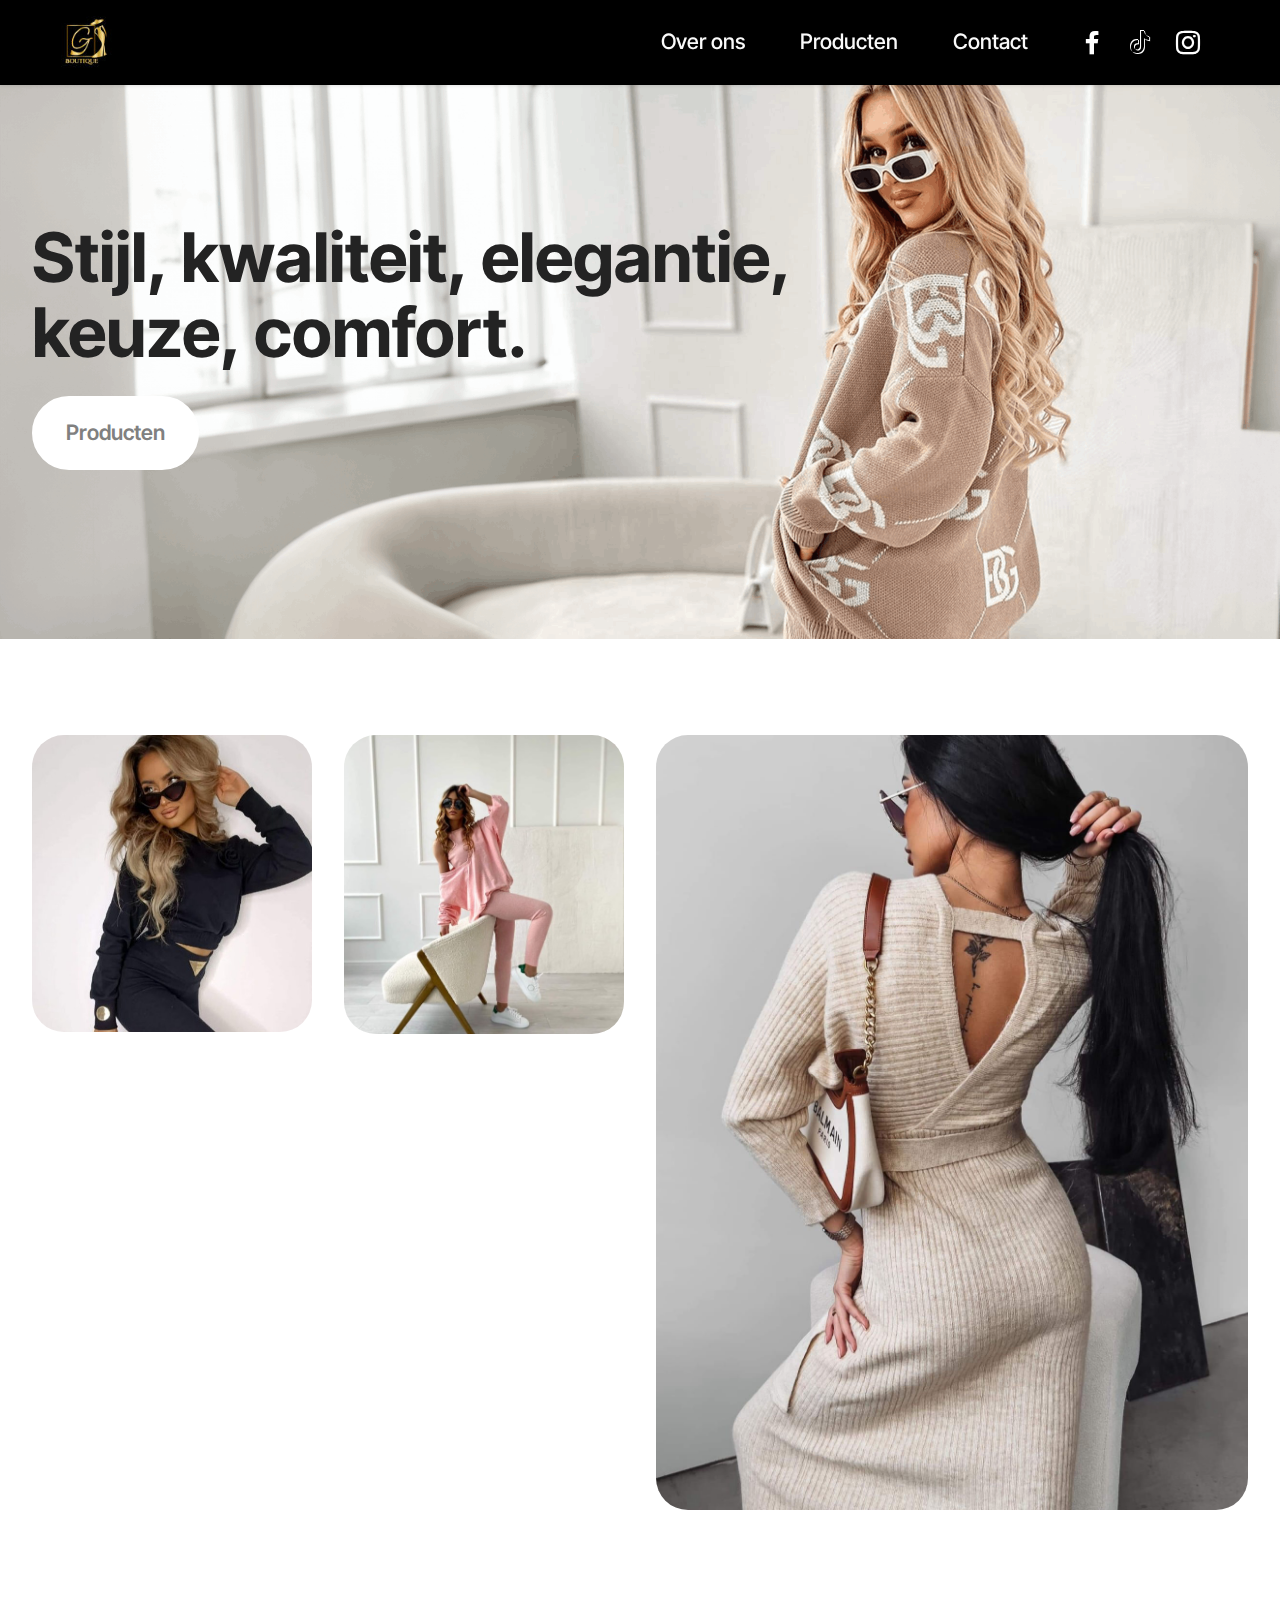
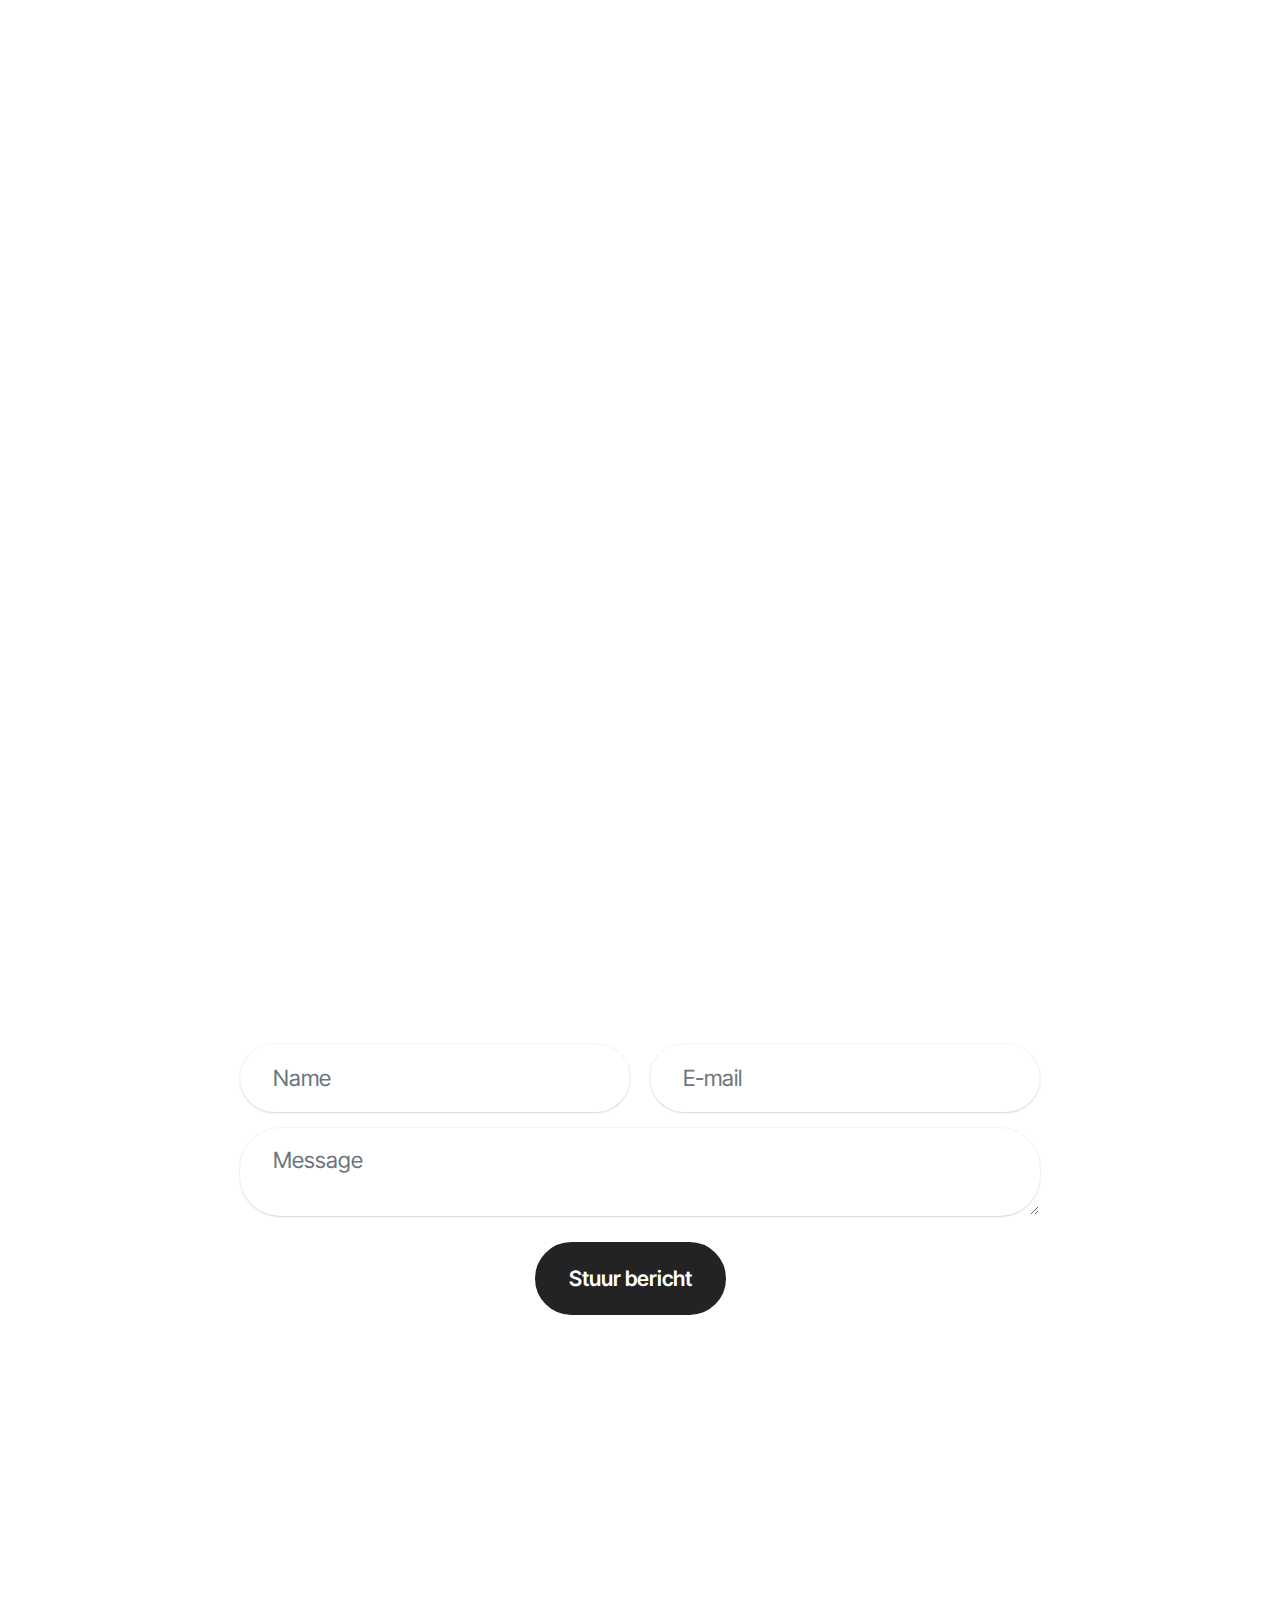
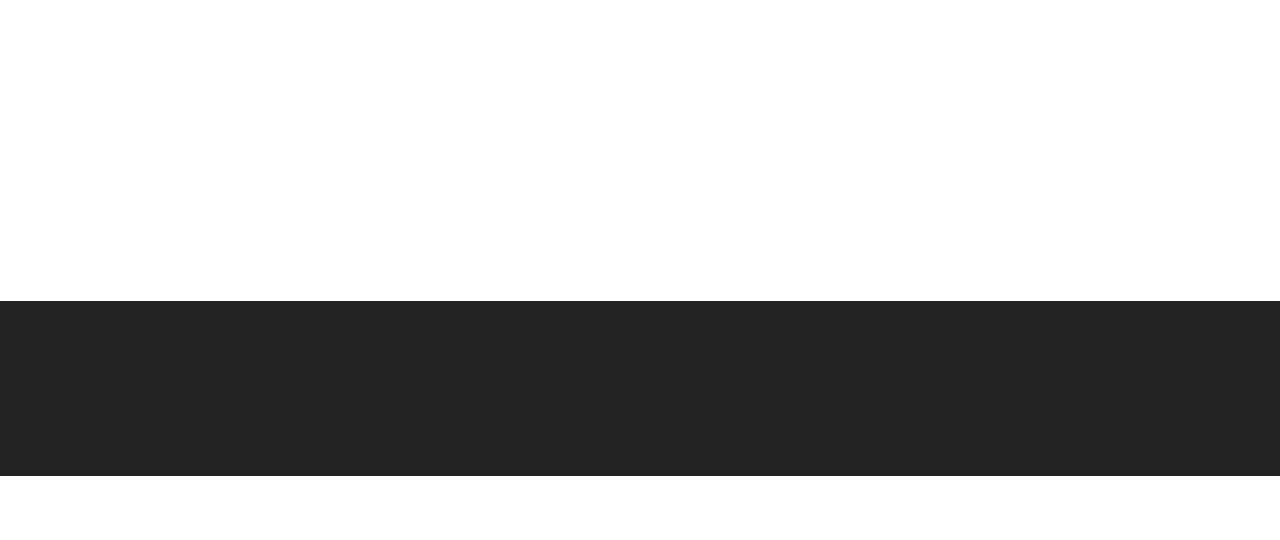
<file: index.html>
<!DOCTYPE html>
<html  >
<head>
  <!-- Site made with Mobirise Website Builder v5.9.11, https://mobirise.com -->
  <meta charset="UTF-8">
  <meta http-equiv="X-UA-Compatible" content="IE=edge">
  <meta name="generator" content="Mobirise v5.9.11, mobirise.com">
  <meta name="viewport" content="width=device-width, initial-scale=1, minimum-scale=1">
  <link rel="shortcut icon" href="assets/images/photo-2023-12-26-18-47-45-96x80.jpg" type="image/x-icon">
  <meta name="description" content="">
  
  
  <title>Home Page</title>
  <link rel="stylesheet" href="assets/bootstrap/css/bootstrap.min.css">
  <link rel="stylesheet" href="assets/bootstrap/css/bootstrap-grid.min.css">
  <link rel="stylesheet" href="assets/bootstrap/css/bootstrap-reboot.min.css">
  <link rel="stylesheet" href="assets/animatecss/animate.css">
  <link rel="stylesheet" href="assets/dropdown/css/style.css">
  <link rel="stylesheet" href="assets/socicon/css/styles.css">
  <link rel="stylesheet" href="assets/theme/css/style.css">
  <link rel="preload" href="https://fonts.googleapis.com/css?family=Inter+Tight:100,200,300,400,500,600,700,800,900,100i,200i,300i,400i,500i,600i,700i,800i,900i&display=swap" as="style" onload="this.onload=null;this.rel='stylesheet'">
  <noscript><link rel="stylesheet" href="https://fonts.googleapis.com/css?family=Inter+Tight:100,200,300,400,500,600,700,800,900,100i,200i,300i,400i,500i,600i,700i,800i,900i&display=swap"></noscript>
  <link rel="preload" as="style" href="assets/mobirise/css/mbr-additional.css"><link rel="stylesheet" href="assets/mobirise/css/mbr-additional.css" type="text/css">

  
  
  
</head>
<body>
  
  <section data-bs-version="5.1" class="menu menu3 cid-tZzqQvbT29" once="menu" id="menu3-1l">
    
    <nav class="navbar navbar-dropdown navbar-fixed-top navbar-expand-lg">
        <div class="container">
            <div class="navbar-brand">
                <span class="navbar-logo">
                    <a href="index.html#top">
                        <img src="assets/images/photo-2023-12-26-18-47-45-96x80.jpg" alt="Mobirise Website Builder" style="height: 4rem;">
                    </a>
                </span>
                
            </div>
            <button class="navbar-toggler" type="button" data-toggle="collapse" data-bs-toggle="collapse" data-target="#navbarSupportedContent" data-bs-target="#navbarSupportedContent" aria-controls="navbarNavAltMarkup" aria-expanded="false" aria-label="Toggle navigation">
                <div class="hamburger">
                    <span></span>
                    <span></span>
                    <span></span>
                    <span></span>
                </div>
            </button>
            <div class="collapse navbar-collapse" id="navbarSupportedContent">
                <ul class="navbar-nav nav-dropdown nav-right" data-app-modern-menu="true"><li class="nav-item"><a class="nav-link link text-white text-primary display-4" href="index.html#header01-7">
                            Over ons</a></li><li class="nav-item"><a class="nav-link link text-white text-primary display-4" href="index.html#eb-shop-23">Producten</a></li>
                    
                    <li class="nav-item"><a class="nav-link link text-white text-primary display-4" href="index.html#form5-26">Contact</a>
                    </li></ul>
                <div class="icons-menu">
                    <a class="iconfont-wrapper" href="https://www.facebook.com/profile.php?id=100083400756260" target="_blank">
                        <span class="p-2 mbr-iconfont socicon-facebook socicon"></span>
                    </a>
                    <a class="iconfont-wrapper" href="https://www.tiktok.com/@i.g.boutique?is_from_webapp=1&sender_device=pc" target="_blank">
                        <span class="p-2 mbr-iconfont socicon-tiktok socicon"></span>
                    </a>
                    <a class="iconfont-wrapper" href="https://www.instagram.com/ingaboutique?utm_source=ig_web_button_share_sheet&igsh=OGQ5ZDc2ODk2ZA==" target="_blank">
                        <span class="p-2 mbr-iconfont socicon-instagram socicon"></span>
                    </a>
                    
                </div>
                
            </div>
        </div>
    </nav>
</section>

<section data-bs-version="5.1" class="header1 cid-tZzlofxZNf" id="header1-1j">

    

    
    

    <div class="container">
        <div class="row">
            <div class="col-12 col-lg-8">
                <h1 class="mbr-section-title mbr-fonts-style mb-3 display-1"><strong>Stijl, kwaliteit, elegantie, keuze, comfort.</strong></h1>
                
                
                <div class="mbr-section-btn mt-3"><a class="btn btn-secondary display-4" href="index.html#eb-shop-23">Producten</a></div>
            </div>
        </div>
    </div>
</section>

<section class="eb-shop cid-u0wAcLGKWg" id="eb-shop-23"><script src="https://s.electricblaze.com/widget.js" defer=""></script>
<div class="electricblaze-id-2UhxBGk"></div></section>

<section data-bs-version="5.1" class="gallery05 cid-u0wBPHmbYG" id="gallery05-24">
    

    
    
    <div class="container">
        
        <div class="row justify-content-center  blockContent">
            <div class="col-12 col-lg-6">
                <div class="row">
                    <div class="col-xs-12 col-sm-12 col-md-6 col-lg-6 active">
                        <div class="item-wrapper">
                            <div class="item-img">
                                <img src="assets/images/photo-2023-12-23-22-03-01-6-596x793.jpeg" alt="Mobirise Website Builder" title="" data-slide-to="0" data-bs-slide-to="0" class="smallImage">
                            </div>

                        </div>
                    </div>
                    <div class="col-md-6 col-xs-12 col-sm-12 col-lg-6">
                        <div class="item-wrapper">
                            <div class="item-img">
                                <img src="assets/images/photo-2023-12-23-22-03-04-3-596x745.jpeg" alt="Mobirise Website Builder" title="" data-slide-to="1" data-bs-slide-to="1" class="smallImage">
                            </div>

                        </div>
                    </div>
                    <div class="col-xs-12 col-sm-12 col-md-6 col-lg-6">
                        <div class="item-wrapper">
                            <div class="item-img">
                                <img src="assets/images/photo-2023-12-23-22-03-4-596x772.jpg" alt="Mobirise Website Builder" title="" data-slide-to="2" data-bs-slide-to="2" class="smallImage">
                            </div>
                        </div>
                    </div>
                    <div class="col-xs-12 col-sm-12 col-md-6 col-lg-6">
                        <div class="item-wrapper">
                            <div class="item-img">
                                <img src="assets/images/photo-2023-12-23-22-03-04-2-596x985.jpg" alt="Mobirise Website Builder" title="" data-slide-to="3" data-bs-slide-to="3" class="smallImage">
                            </div>
                        </div>
                    </div>
                </div>
            </div>
            <div class="col-12 col-lg-6">
                <div class="item-wrapper">
                    <div class="item-img ">
                        <img class="w-100 largeImage" src="assets/images/photo-2023-12-23-22-02-59-5-1223x1600.jpg" alt="Mobirise Website Builder" data-slide-to="3" data-bs-slide-to="3">
                    </div>

                </div>
            </div>
        </div>
    </div>
</section>

<section data-bs-version="5.1" class="header1 cid-tJS9vXDdRK" id="header01-7">
	

	
	

	<div class="container">
		<div class="row justify-content-center">
			<div class="col-12 col-md-12 col-lg-5 image-wrapper">
				<img class="w-100" src="assets/images/photo-2023-12-23-22-03-02-4-1036x1270.jpeg" alt="Mobirise Website Builder">
			</div>
			<div class="col-12 col-lg col-md-12">
				<div class="text-wrapper align-left">
					<h1 class="mbr-section-title mbr-fonts-style mb-4 display-2"><strong>Over ons</strong></h1>
					<p class="mbr-text mbr-fonts-style mb-4 display-7">Jouw Mode - MUSTHAVES bij the I.G.Boutique<br>Dameskleding online kopen<br><br>Ben jij op zoek naar leuke en betaalbare mode? Dan shop je bij mijn 24/7 de hottest items online. Bij the I.G.Boutique staat een uitgebreide collectie aan dameskleding voor je klaar.<br>Of je nu op zoek bent naar truien, shirts, jeans, rokken, jurken, tops of blazers, je zult ongetwijfeid ontdekken wat je zoekt!<br><br>Wil je toch liever persoonlijk worden geholpen en mijn hele assortiment bekijken? Kom dan gezellig naar mijn boetiek ( nu alleen met afspraak) <br><br>Laat je inspireren en stay up to date via mijn socials<br><br>WITH LOVE</p>
					
				</div>
			</div>
		</div>
	</div>
</section>

<section data-bs-version="5.1" class="form5 cid-u0wC4CHgvr" id="form5-26">
    
    
    <div class="container">
        <div class="mbr-section-head">
            <h3 class="mbr-section-title mbr-fonts-style align-center mb-0 display-2">
                <strong>Contacts</strong>
            </h3>
            
        </div>
        <div class="row justify-content-center mt-4">
            <div class="col-lg-8 mx-auto mbr-form" data-form-type="formoid">
                <form action="https://mobirise.eu/" method="POST" class="mbr-form form-with-styler" data-form-title="Form Name"><input type="hidden" name="email" data-form-email="true" value="rGhPqUTkr+MD/W08ZR8P/fF7BUiLdwgTLqvBTERRsWO2/W9RJyiKZDGrkDxeTq/xZf5yWkre+5P+UL36apRTiH4QbGg/IXowBAaxyjxKdWCAWONpwcaa7q2U9vQUOEMV">
                    <div class="row">
                        <div hidden="hidden" data-form-alert="" class="alert alert-success col-12">Thanks for filling out the form!</div>
                        <div hidden="hidden" data-form-alert-danger="" class="alert alert-danger col-12">
                            Oops...! some problem!
                        </div>
                    </div>
                    <div class="dragArea row">
                        <div class="col-md col-sm-12 form-group mb-3" data-for="name">
                            <input type="text" name="name" placeholder="Name" data-form-field="name" class="form-control" value="" id="name-form5-26">
                        </div>
                        <div class="col-md col-sm-12 form-group mb-3" data-for="email">
                            <input type="email" name="email" placeholder="E-mail" data-form-field="email" class="form-control" value="" id="email-form5-26">
                        </div>
                        
                        <div class="col-12 form-group mb-3" data-for="textarea">
                            <textarea name="textarea" placeholder="Message" data-form-field="textarea" class="form-control" id="textarea-form5-26"></textarea>
                        </div>
                        <div class="col-lg-12 col-md-12 col-sm-12 align-center mbr-section-btn"><button type="submit" class="btn btn-black display-4">Stuur bericht</button></div>
                    </div>
                </form>
            </div>
        </div>
    </div>
</section>

<section data-bs-version="5.1" class="map2 cid-tZzJZjmCnF" id="map2-1n">
    

    
    
    <div>
        
        <div class="google-map"><iframe frameborder="0" style="border:0" src="https://www.google.com/maps/embed?pb=!1m14!1m8!1m3!1d5063.85633613872!2d4.334128766321046!3d52.04017542757962!3m2!1i1024!2i768!4f13.1!3m3!1m2!1s0x47c5b6892b6f27b3%3A0xb720df5644d04367!2sVerrijn%20Stuartlaan%2017%2C%202288%20EK%20Rijswijk%2C%20Holandia!5e0!3m2!1spl!2spl!4v1703619477586!5m2!1spl!2spl" allowfullscreen=""></iframe></div>
    </div>
</section>

<section data-bs-version="5.1" class="footer3 cid-u15sgczaAD" once="footers" id="footer3-2b">

    

    

    <div class="container">
        <div class="media-container-row align-center mbr-white">
            <div class="row row-links">
                <ul class="foot-menu">
                    
                    
                    
                    
                    
                <li class="foot-menu-item mbr-fonts-style display-7"><a href="index.html#header01-7" class="text-success">Over ons</a></li><li class="foot-menu-item mbr-fonts-style display-7"><a href="index.html#eb-shop-23" class="text-success">Producten</a></li><li class="foot-menu-item mbr-fonts-style display-7"><a href="index.html#form5-26" class="text-success">Contact</a></li></ul>
            </div>
            <div class="row social-row">
                <div class="social-list align-right pb-2">
                    
                    
                    
                    
                    
                    
                <div class="soc-item">
                        <a href="https://www.tiktok.com/@i.g.boutique?is_from_webapp=1&sender_device=pc" target="_blank">
                            <span class="mbr-iconfont mbr-iconfont-social socicon-tiktok socicon"></span>
                        </a>
                    </div><div class="soc-item">
                        <a href="https://www.facebook.com/profile.php?id=100083400756260" target="_blank">
                            <span class="mbr-iconfont mbr-iconfont-social socicon-facebook socicon"></span>
                        </a>
                    </div><div class="soc-item">
                        <a href="https://www.instagram.com/ingaboutique?utm_source=ig_web_button_share_sheet&igsh=OGQ5ZDc2ODk2ZA==" target="_blank">
                            <span class="mbr-iconfont mbr-iconfont-social socicon-instagram socicon"></span>
                        </a>
                    </div></div>
            </div>
            <div class="row row-copirayt">
                <p class="mbr-text mb-0 mbr-fonts-style mbr-white align-center display-7">
                    <a href="index.html#top" class="text-success">Boutique.nl</a></p>
            </div>
        </div>
    </div>
</section><section class="display-7" style="padding: 0;align-items: center;justify-content: center;flex-wrap: wrap;    align-content: center;display: flex;position: relative;height: 4rem;"><a href="https://mobiri.se/2756208" style="flex: 1 1;height: 4rem;position: absolute;width: 100%;z-index: 1;"><img alt="" style="height: 4rem;" src="[data-uri]"></a><p style="margin: 0;text-align: center;" class="display-7">&#8204;</p><a style="z-index:1" href="https://mobirise.com">Mobirise.com </a></section><script src="assets/bootstrap/js/bootstrap.bundle.min.js"></script>  <script src="assets/smoothscroll/smooth-scroll.js"></script>  <script src="assets/ytplayer/index.js"></script>  <script src="assets/dropdown/js/navbar-dropdown.js"></script>  <script src="assets/theme/js/script.js"></script>  <script src="assets/formoid/formoid.min.js"></script>  
  
  
  <input name="animation" type="hidden">
  </body>
</html>
</file>
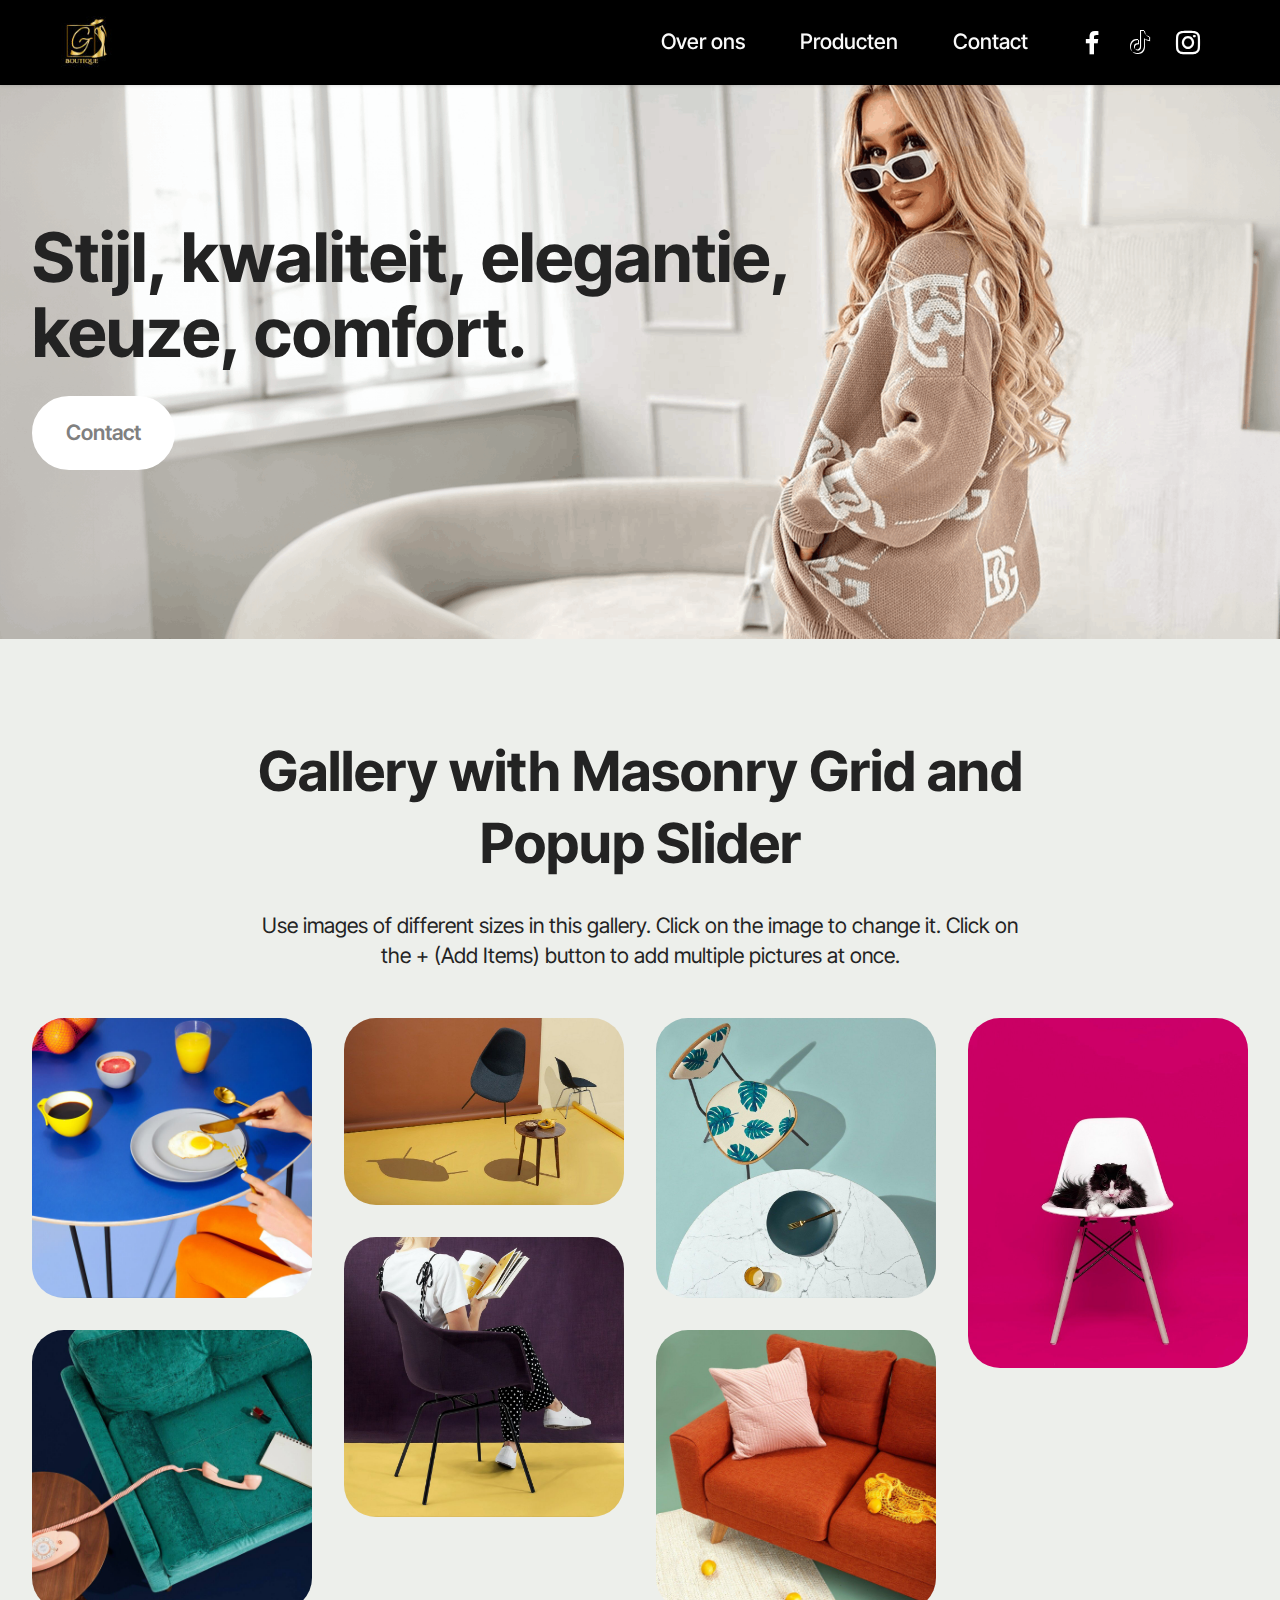
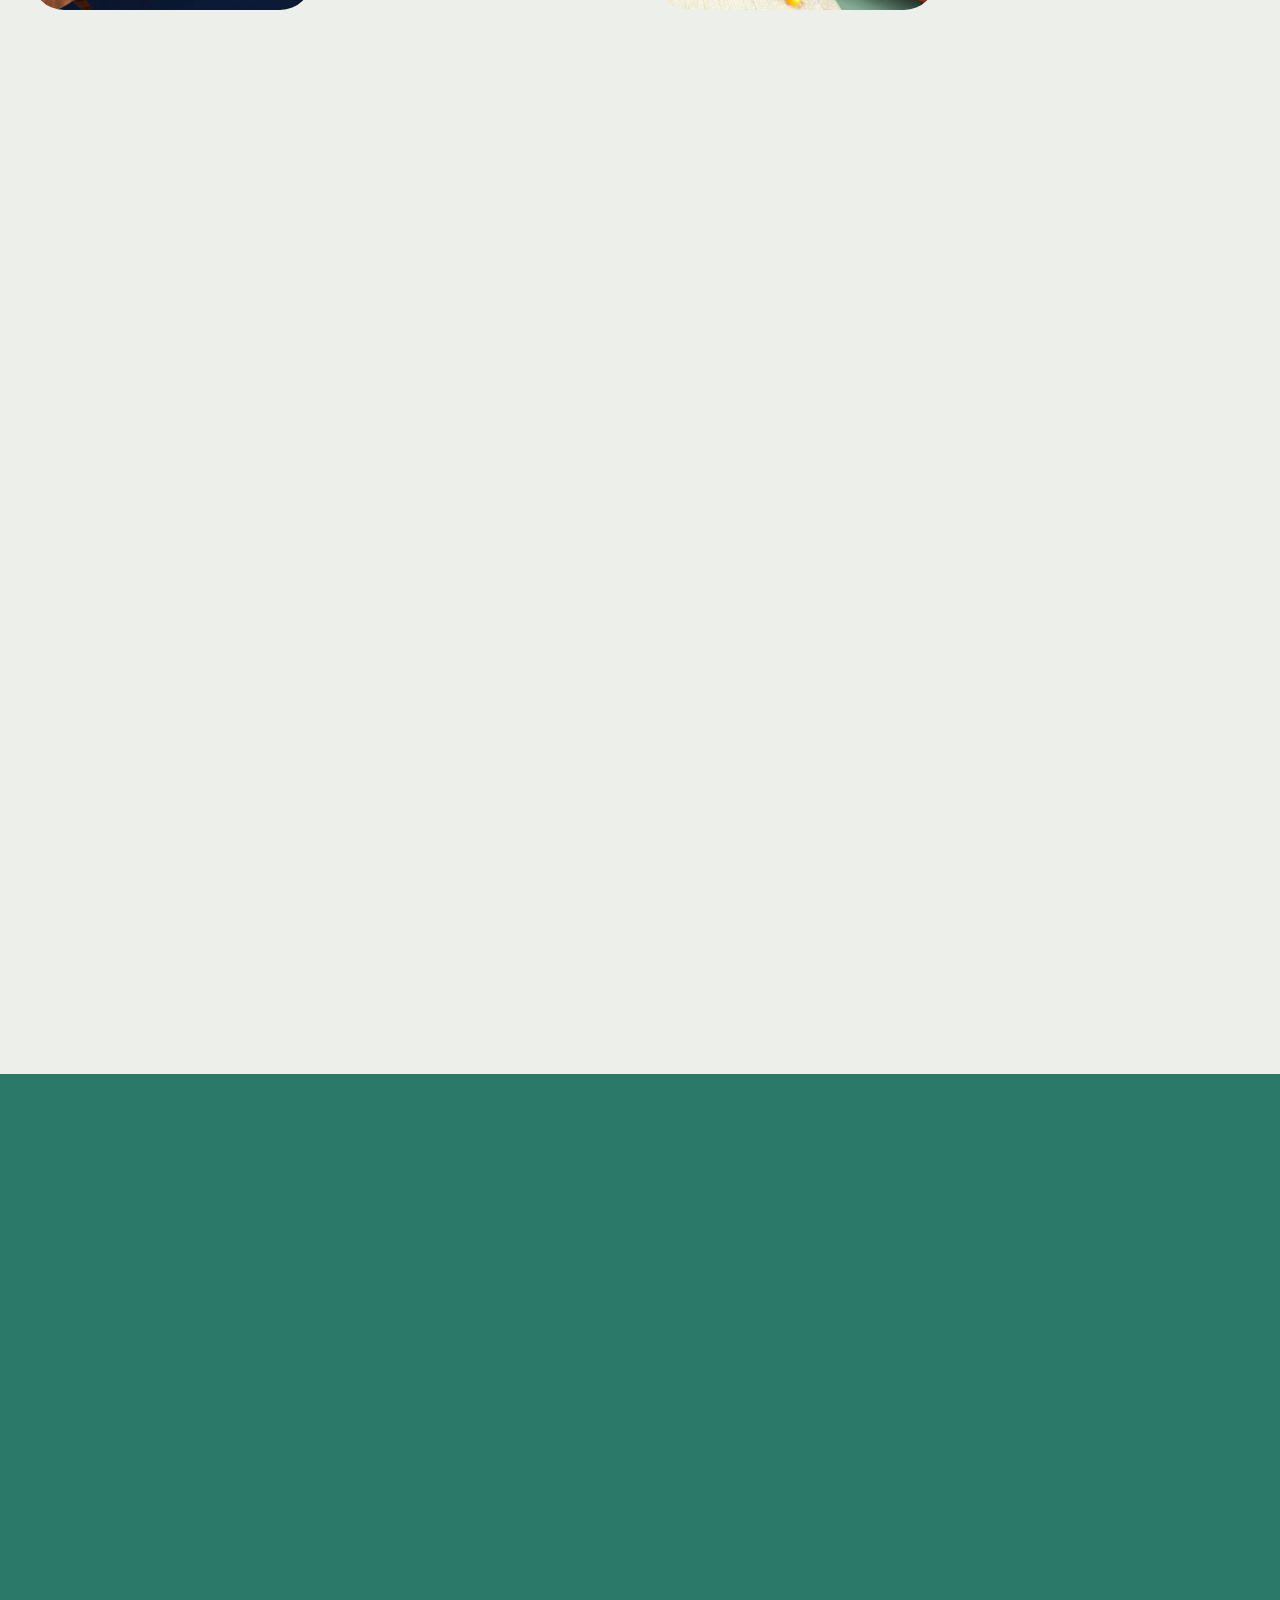
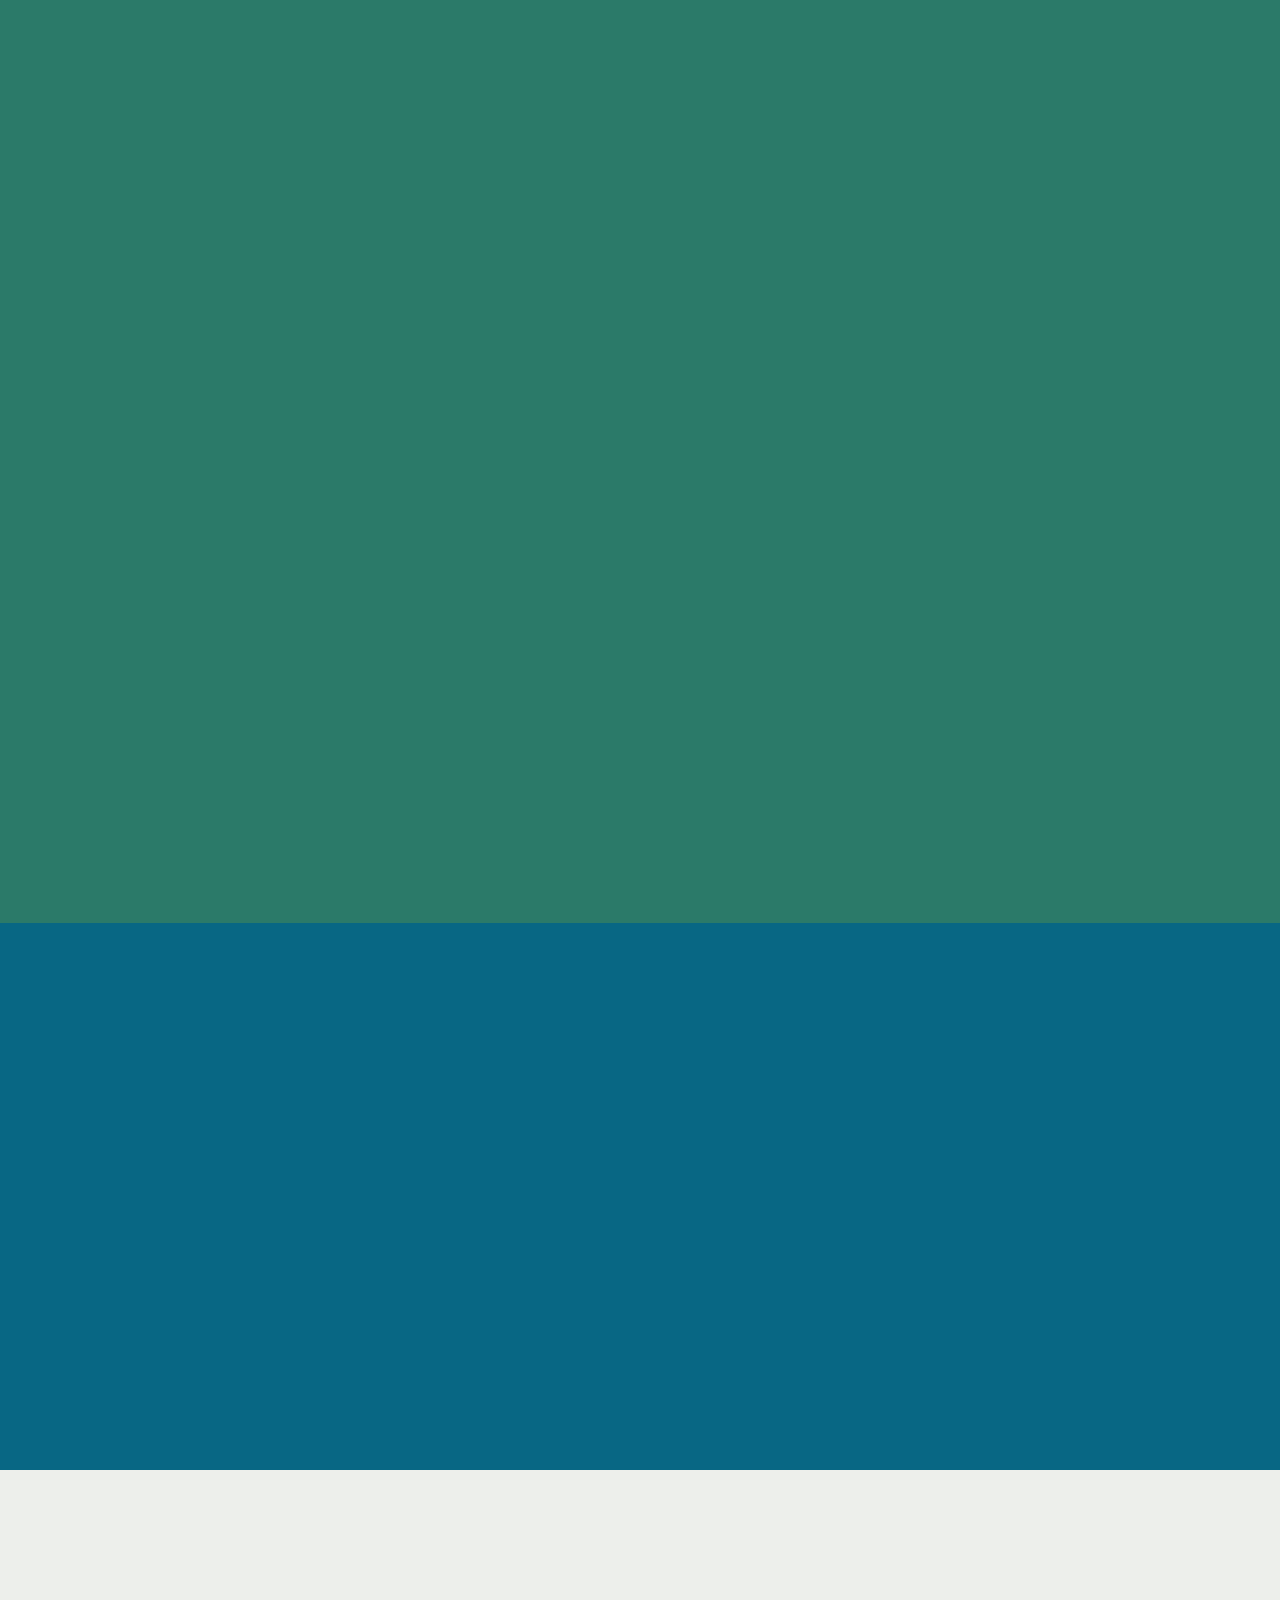
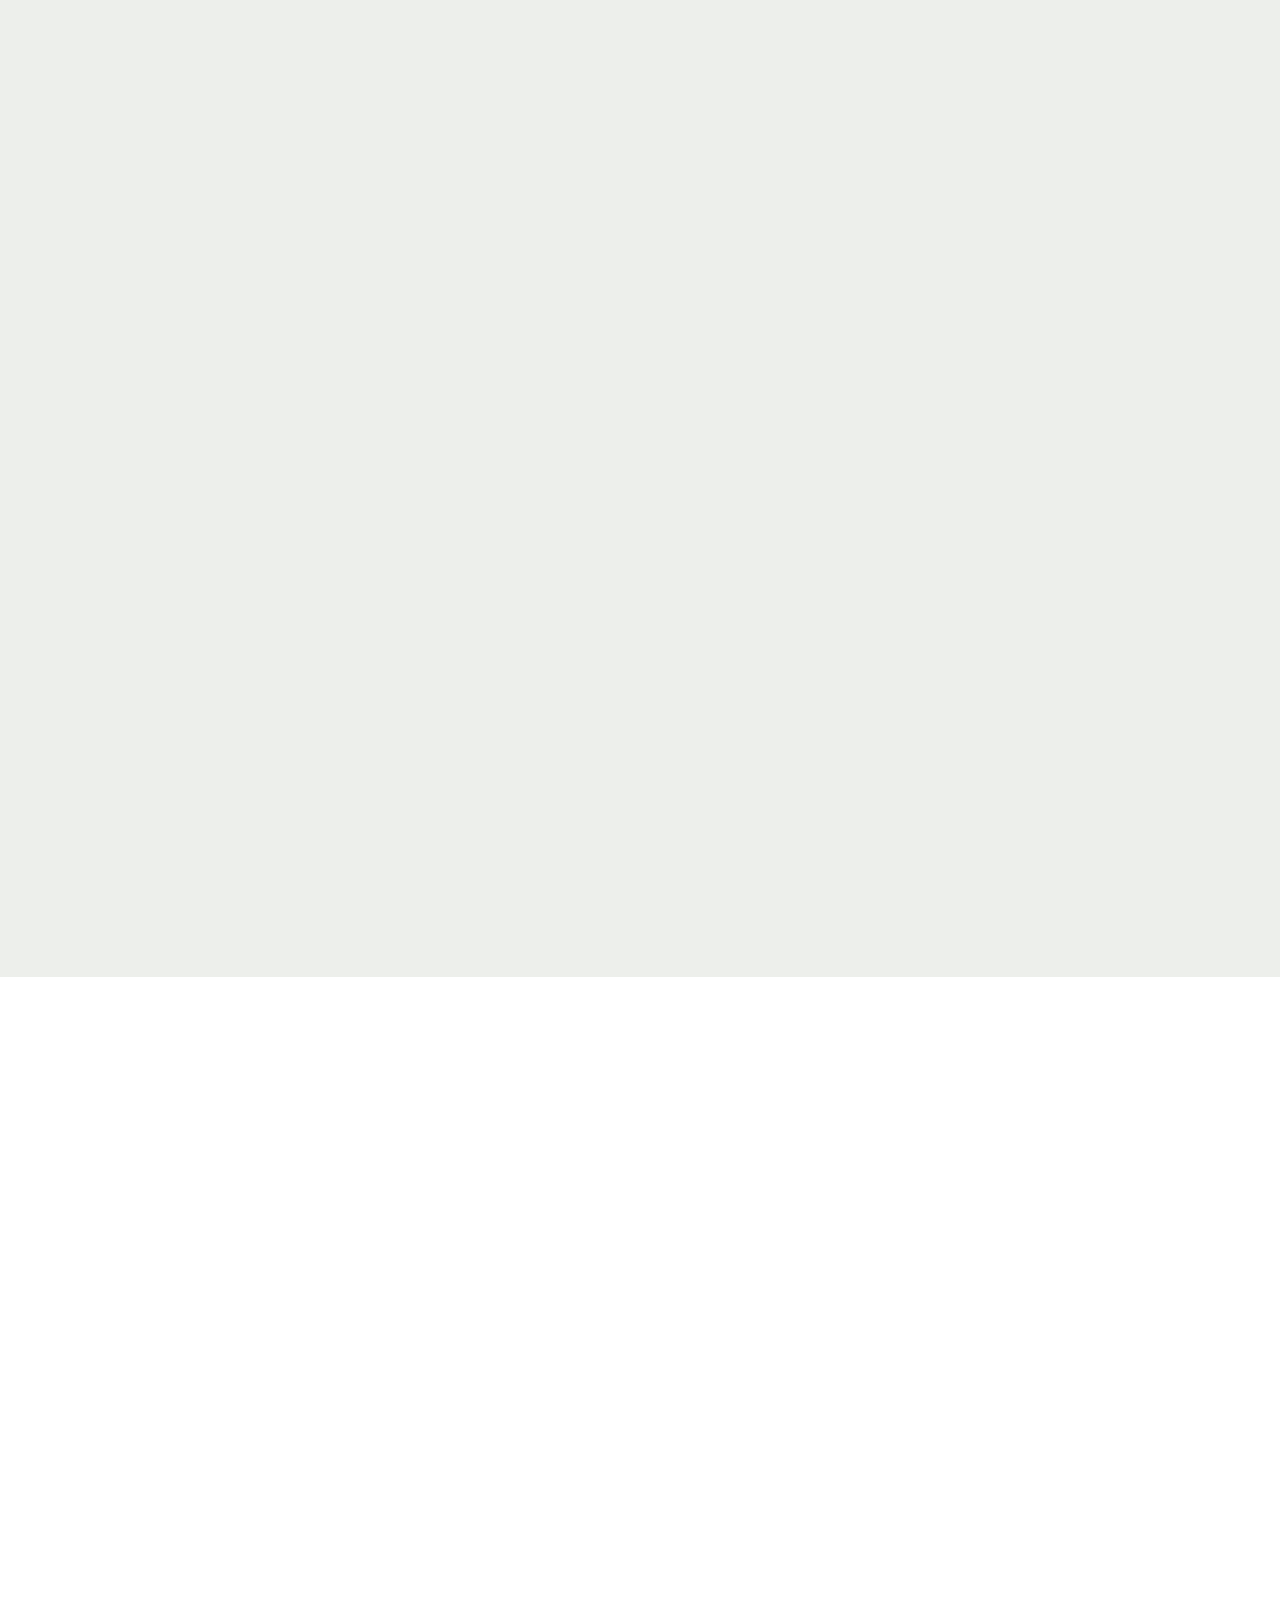
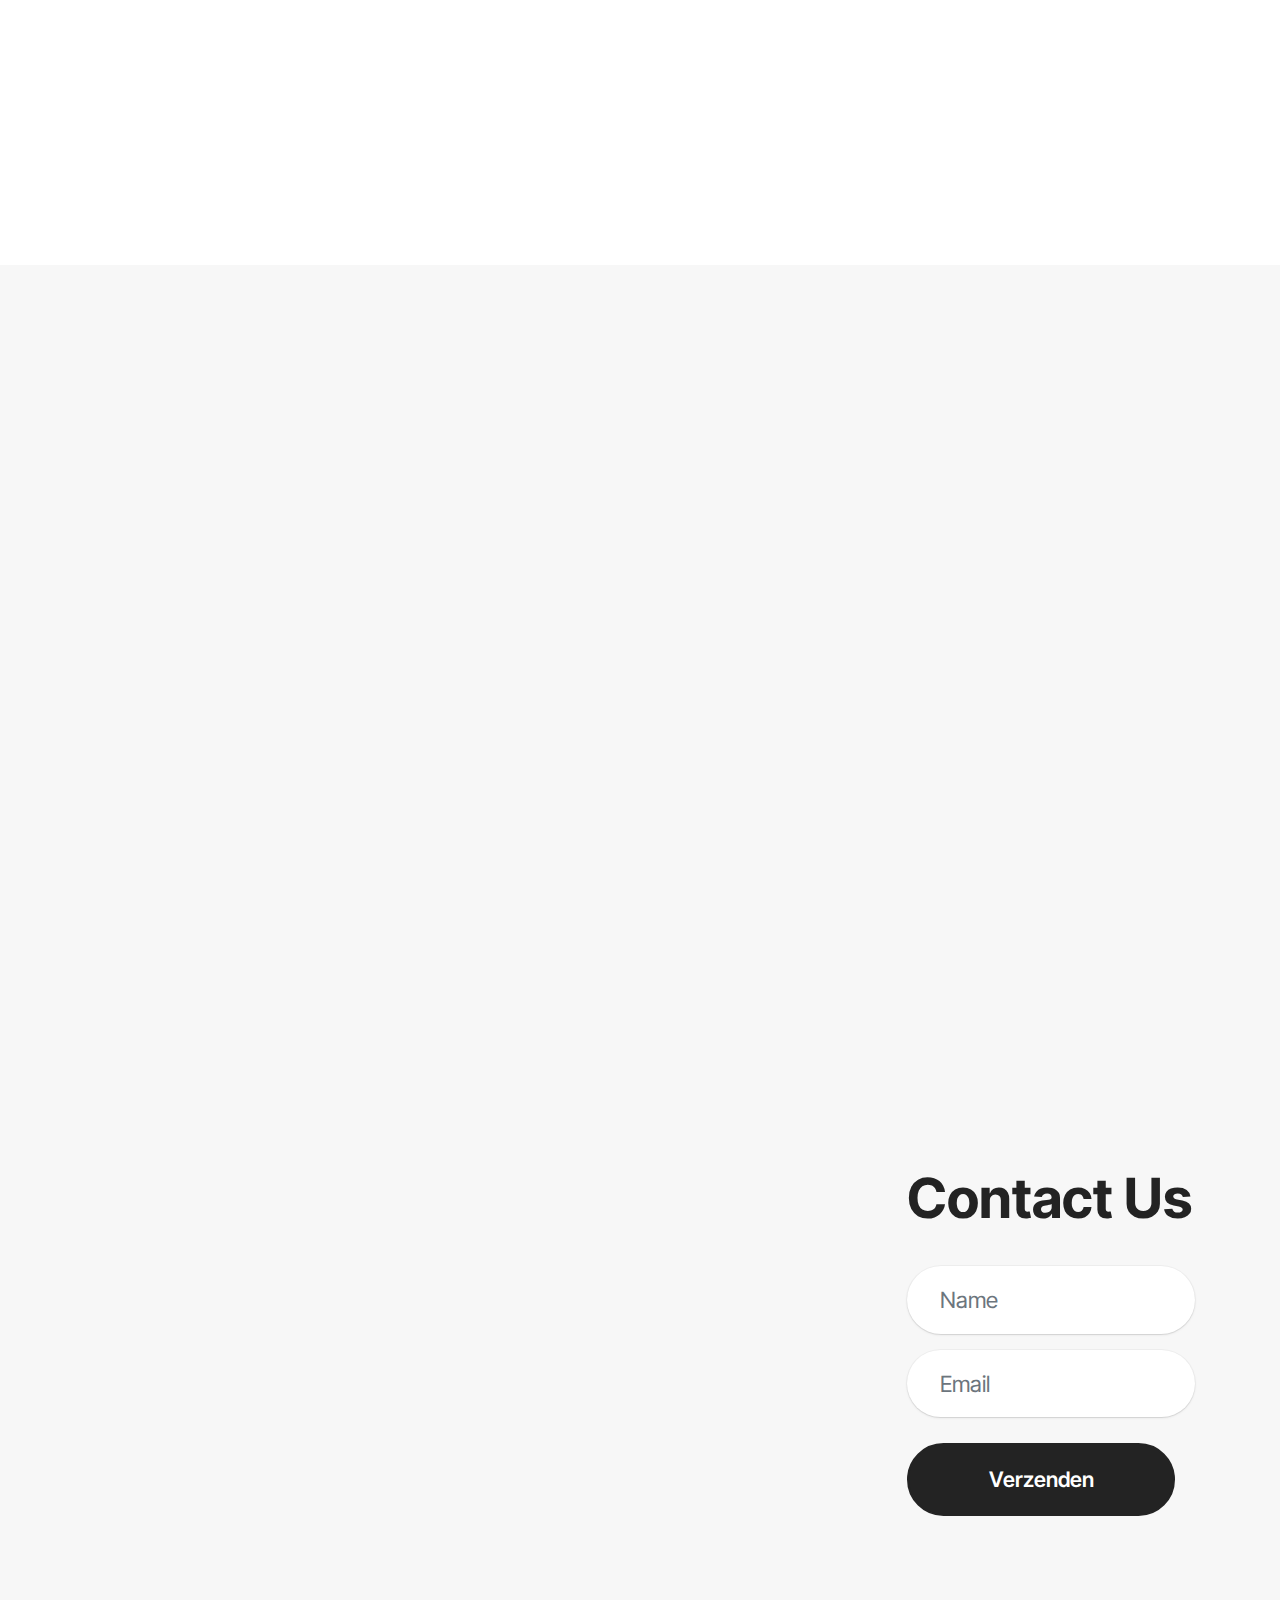
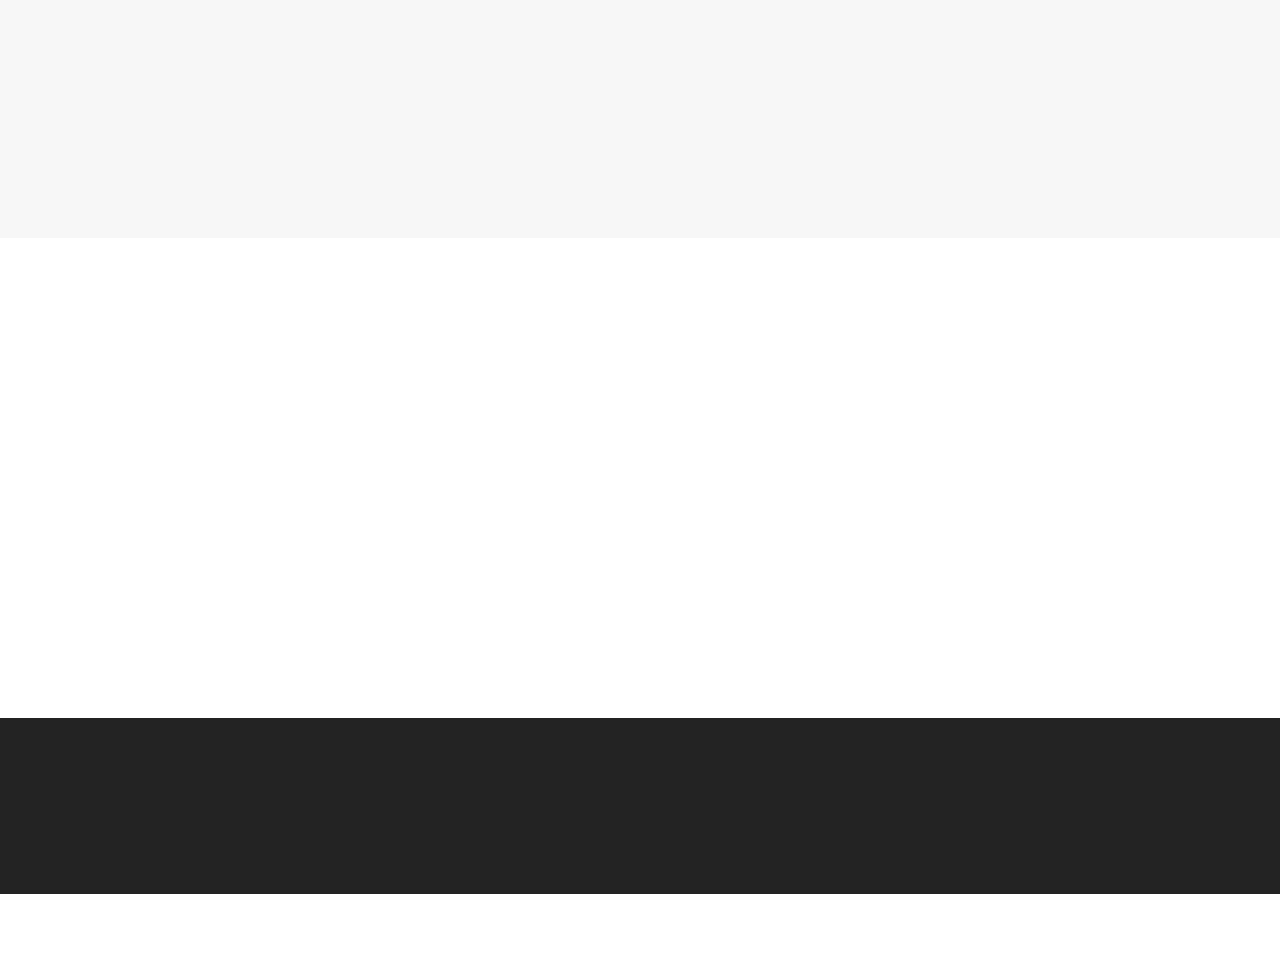
<file: page1.html>
<!DOCTYPE html>
<html  >
<head>
  <!-- Site made with Mobirise Website Builder v5.9.11, https://mobirise.com -->
  <meta charset="UTF-8">
  <meta http-equiv="X-UA-Compatible" content="IE=edge">
  <meta name="generator" content="Mobirise v5.9.11, mobirise.com">
  <meta name="viewport" content="width=device-width, initial-scale=1, minimum-scale=1">
  <link rel="shortcut icon" href="assets/images/photo-2023-12-26-18-47-45-96x80.jpg" type="image/x-icon">
  <meta name="description" content="">
  
  
  <title>Page 1</title>
  <link rel="stylesheet" href="assets/web/assets/mobirise-icons2/mobirise2.css">
  <link rel="stylesheet" href="assets/bootstrap/css/bootstrap.min.css">
  <link rel="stylesheet" href="assets/bootstrap/css/bootstrap-grid.min.css">
  <link rel="stylesheet" href="assets/bootstrap/css/bootstrap-reboot.min.css">
  <link rel="stylesheet" href="assets/animatecss/animate.css">
  <link rel="stylesheet" href="assets/dropdown/css/style.css">
  <link rel="stylesheet" href="assets/socicon/css/styles.css">
  <link rel="stylesheet" href="assets/theme/css/style.css">
  <link rel="stylesheet" href="assets/gallery/style.css">
  <link rel="preload" href="https://fonts.googleapis.com/css?family=Inter+Tight:100,200,300,400,500,600,700,800,900,100i,200i,300i,400i,500i,600i,700i,800i,900i&display=swap" as="style" onload="this.onload=null;this.rel='stylesheet'">
  <noscript><link rel="stylesheet" href="https://fonts.googleapis.com/css?family=Inter+Tight:100,200,300,400,500,600,700,800,900,100i,200i,300i,400i,500i,600i,700i,800i,900i&display=swap"></noscript>
  <link rel="preload" as="style" href="assets/mobirise/css/mbr-additional.css"><link rel="stylesheet" href="assets/mobirise/css/mbr-additional.css" type="text/css">

  
  
  
</head>
<body>
  
  <section data-bs-version="5.1" class="menu menu3 cid-tZGieZFoGb" once="menu" id="menu3-20">
    
    <nav class="navbar navbar-dropdown navbar-fixed-top navbar-expand-lg">
        <div class="container">
            <div class="navbar-brand">
                <span class="navbar-logo">
                    <a href="index.html#top">
                        <img src="assets/images/photo-2023-12-26-18-47-45-96x80.jpg" alt="Mobirise Website Builder" style="height: 4rem;">
                    </a>
                </span>
                
            </div>
            <button class="navbar-toggler" type="button" data-toggle="collapse" data-bs-toggle="collapse" data-target="#navbarSupportedContent" data-bs-target="#navbarSupportedContent" aria-controls="navbarNavAltMarkup" aria-expanded="false" aria-label="Toggle navigation">
                <div class="hamburger">
                    <span></span>
                    <span></span>
                    <span></span>
                    <span></span>
                </div>
            </button>
            <div class="collapse navbar-collapse" id="navbarSupportedContent">
                <ul class="navbar-nav nav-dropdown nav-right" data-app-modern-menu="true"><li class="nav-item"><a class="nav-link link text-white text-primary display-4" href="index.html#header01-7">
                            Over ons</a></li><li class="nav-item"><a class="nav-link link text-white text-primary display-4" href="index.html#eb-shop-23">Producten</a></li>
                    
                    <li class="nav-item"><a class="nav-link link text-white text-primary display-4" href="index.html#form5-26">Contact</a>
                    </li></ul>
                <div class="icons-menu">
                    <a class="iconfont-wrapper" href="https://www.facebook.com/profile.php?id=100083400756260" target="_blank">
                        <span class="p-2 mbr-iconfont socicon-facebook socicon"></span>
                    </a>
                    <a class="iconfont-wrapper" href="https://www.tiktok.com/@i.g.boutique?is_from_webapp=1&sender_device=pc" target="_blank">
                        <span class="p-2 mbr-iconfont socicon-tiktok socicon"></span>
                    </a>
                    <a class="iconfont-wrapper" href="https://www.instagram.com/ingaboutique?utm_source=ig_web_button_share_sheet&igsh=OGQ5ZDc2ODk2ZA==" target="_blank">
                        <span class="p-2 mbr-iconfont socicon-instagram socicon"></span>
                    </a>
                    
                </div>
                
            </div>
        </div>
    </nav>
</section>

<section data-bs-version="5.1" class="header1 cid-tZGieUrv5G" id="header1-1p">

    

    
    

    <div class="container">
        <div class="row">
            <div class="col-12 col-lg-8">
                <h1 class="mbr-section-title mbr-fonts-style mb-3 display-1"><strong>Stijl, kwaliteit, elegantie, keuze, comfort.</strong></h1>
                
                
                <div class="mbr-section-btn mt-3"><a class="btn btn-secondary display-4" href="https://mobiri.se">Contact</a></div>
            </div>
        </div>
    </div>
</section>

<section data-bs-version="5.1" class="gallery1 mbr-gallery cid-tZGieV9ee5" id="gallery02-1q">
    

    
    

    <div class="container-fluid">
        <div class="row justify-content-center">
            <div class="col-12 content-head">
                <div class="mbr-section-head mb-5">
                    <h3 class="mbr-section-title mbr-fonts-style align-center m-0 display-2"><strong>Gallery with Masonry Grid and Popup Slider</strong></h3>
                    <h4 class="mbr-section-subtitle mbr-fonts-style align-center mb-0 mt-4 display-7">Use images of different sizes in this gallery. Click on the image to change it. Click on the + (Add Items) button to add multiple pictures at once.</h4>
                </div>
            </div>
        </div>
        <div class="row mbr-gallery mbr-masonry" data-masonry="{&quot;percentPosition&quot;: true }">
            <div class="col-12 col-md-6 col-lg-3 item gallery-image">
                <div class="item-wrapper" data-toggle="modal" data-bs-toggle="modal" data-target="#u15yjYo6pj-modal" data-bs-target="#u15yjYo6pj-modal">
                    <img class="w-100" src="assets/images/gallery03.jpg" alt="Mobirise Website Builder" data-slide-to="0" data-bs-slide-to="0" data-target="#lb-u15yjYo6pj" data-bs-target="#lb-u15yjYo6pj">
                    <div class="icon-wrapper">
                        <span class="mobi-mbri mobi-mbri-search mbr-iconfont mbr-iconfont-btn"></span>
                    </div>
                </div>
                
            </div>
            <div class="col-12 col-md-6 col-lg-3 item gallery-image">
                <div class="item-wrapper" data-toggle="modal" data-bs-toggle="modal" data-target="#u15yjYo6pj-modal" data-bs-target="#u15yjYo6pj-modal">
                    <img class="w-100" src="assets/images/gallery13.jpg" alt="Mobirise Website Builder" data-slide-to="1" data-bs-slide-to="1" data-target="#lb-u15yjYo6pj" data-bs-target="#lb-u15yjYo6pj">
                    <div class="icon-wrapper">
                        <span class="mobi-mbri mobi-mbri-search mbr-iconfont mbr-iconfont-btn"></span>
                    </div>
                </div>
                
            </div>
            <div class="col-12 col-md-6 col-lg-3 item gallery-image">
                <div class="item-wrapper" data-toggle="modal" data-bs-toggle="modal" data-target="#u15yjYo6pj-modal" data-bs-target="#u15yjYo6pj-modal">
                    <img class="w-100" src="assets/images/gallery10.jpg" alt="Mobirise Website Builder" data-slide-to="2" data-bs-slide-to="2" data-target="#lb-u15yjYo6pj" data-bs-target="#lb-u15yjYo6pj">
                    <div class="icon-wrapper">
                        <span class="mobi-mbri mobi-mbri-search mbr-iconfont mbr-iconfont-btn"></span>
                    </div>
                </div>
                
            </div>
            <div class="col-12 col-md-6 col-lg-3 item gallery-image">
                <div class="item-wrapper" data-toggle="modal" data-bs-toggle="modal" data-target="#u15yjYo6pj-modal" data-bs-target="#u15yjYo6pj-modal">
                    <img class="w-100" src="assets/images/gallery08.jpg" alt="Mobirise Website Builder" data-slide-to="3" data-bs-slide-to="3" data-target="#lb-u15yjYo6pj" data-bs-target="#lb-u15yjYo6pj">
                    <div class="icon-wrapper">
                        <span class="mobi-mbri mobi-mbri-search mbr-iconfont mbr-iconfont-btn"></span>
                    </div>
                </div>
                
            </div>
            <div class="col-12 col-md-6 col-lg-3 item gallery-image">
                <div class="item-wrapper" data-toggle="modal" data-bs-toggle="modal" data-target="#u15yjYo6pj-modal" data-bs-target="#u15yjYo6pj-modal">
                    <img class="w-100" src="assets/images/gallery06.jpg" alt="Mobirise Website Builder" data-slide-to="4" data-bs-slide-to="4" data-target="#lb-u15yjYo6pj" data-bs-target="#lb-u15yjYo6pj">
                    <div class="icon-wrapper">
                        <span class="mobi-mbri mobi-mbri-search mbr-iconfont mbr-iconfont-btn"></span>
                    </div>
                </div>
                
            </div>
            <div class="col-12 col-md-6 col-lg-3 item gallery-image">
                <div class="item-wrapper" data-toggle="modal" data-bs-toggle="modal" data-target="#u15yjYo6pj-modal" data-bs-target="#u15yjYo6pj-modal">
                    <img class="w-100" src="assets/images/gallery02.jpg" alt="Mobirise Website Builder" data-slide-to="5" data-bs-slide-to="5" data-target="#lb-u15yjYo6pj" data-bs-target="#lb-u15yjYo6pj">
                    <div class="icon-wrapper">
                        <span class="mobi-mbri mobi-mbri-search mbr-iconfont mbr-iconfont-btn"></span>
                    </div>
                </div>
                
            </div>
            <div class="col-12 col-md-6 col-lg-3 item gallery-image">
                <div class="item-wrapper" data-toggle="modal" data-bs-toggle="modal" data-target="#u15yjYo6pj-modal" data-bs-target="#u15yjYo6pj-modal">
                    <img class="w-100" src="assets/images/gallery01.jpg" alt="Mobirise Website Builder" data-slide-to="6" data-bs-slide-to="6" data-target="#lb-u15yjYo6pj" data-bs-target="#lb-u15yjYo6pj">
                    <div class="icon-wrapper">
                        <span class="mobi-mbri mobi-mbri-search mbr-iconfont mbr-iconfont-btn"></span>
                    </div>
                </div>
                
            </div>
        </div>

        <div class="modal mbr-slider" tabindex="-1" role="dialog" aria-hidden="true" id="u15yjYo6pj-modal">
            <div class="modal-dialog" role="document">
                <div class="modal-content">
                    <div class="modal-body">
                        <div class="carousel slide" id="lb-u15yjYo6pj" data-interval="5000" data-bs-interval="5000">
                            <div class="carousel-inner">
                                <div class="carousel-item active">
                                    <img class="d-block w-100" src="assets/images/gallery03.jpg" alt="Mobirise Website Builder">
                                </div>
                                <div class="carousel-item">
                                    <img class="d-block w-100" src="assets/images/gallery13.jpg" alt="Mobirise Website Builder">
                                </div>
                                <div class="carousel-item">
                                    <img class="d-block w-100" src="assets/images/gallery10.jpg" alt="Mobirise Website Builder">
                                </div>
                                <div class="carousel-item">
                                    <img class="d-block w-100" src="assets/images/gallery08.jpg" alt="Mobirise Website Builder">
                                </div>
                                <div class="carousel-item">
                                    <img class="d-block w-100" src="assets/images/gallery06.jpg" alt="Mobirise Website Builder">
                                </div>
                                <div class="carousel-item">
                                    <img class="d-block w-100" src="assets/images/gallery02.jpg" alt="Mobirise Website Builder">
                                </div>
                                <div class="carousel-item">
                                    <img class="d-block w-100" src="assets/images/gallery01.jpg" alt="Mobirise Website Builder">
                                </div>
                            </div>
                            <ol class="carousel-indicators">
                                <li data-slide-to="0" data-bs-slide-to="0" class="active" data-target="#lb-u15yjYo6pj" data-bs-target="#lb-u15yjYo6pj"></li>
                                <li data-slide-to="1" data-bs-slide-to="1" data-target="#lb-u15yjYo6pj" data-bs-target="#lb-u15yjYo6pj"></li>
                                <li data-slide-to="2" data-bs-slide-to="2" data-target="#lb-u15yjYo6pj" data-bs-target="#lb-u15yjYo6pj"></li>
                                <li data-slide-to="3" data-bs-slide-to="3" data-target="#lb-u15yjYo6pj" data-bs-target="#lb-u15yjYo6pj"></li>
                                <li data-slide-to="4" data-bs-slide-to="4" data-target="#lb-u15yjYo6pj" data-bs-target="#lb-u15yjYo6pj"></li>
                                <li data-slide-to="5" data-bs-slide-to="5" data-target="#lb-u15yjYo6pj" data-bs-target="#lb-u15yjYo6pj"></li>
                                <li data-slide-to="6" data-bs-slide-to="6" data-target="#lb-u15yjYo6pj" data-bs-target="#lb-u15yjYo6pj"></li>
                            </ol>
                            <a role="button" href="" class="close" data-dismiss="modal" data-bs-dismiss="modal" aria-label="Close">
                            </a>
                            <a class="carousel-control-prev carousel-control" role="button" data-slide="prev" data-bs-slide="prev" href="#lb-u15yjYo6pj">
                                <span class="mobi-mbri mobi-mbri-arrow-prev" aria-hidden="true"></span>
                                <span class="sr-only visually-hidden">Previous</span>
                            </a>
                            <a class="carousel-control-next carousel-control" role="button" data-slide="next" data-bs-slide="next" href="#lb-u15yjYo6pj">
                                <span class="mobi-mbri mobi-mbri-arrow-next" aria-hidden="true"></span>
                                <span class="sr-only visually-hidden">Next</span>
                            </a>
                        </div>
                    </div>
                </div>
            </div>
        </div>
    </div>
</section>

<section data-bs-version="5.1" class="header5 cid-tZGieWA3va" id="header05-1r">
	

	
	
	<div class="topbg"></div>
	<div class="align-center container">
		<div class="row justify-content-center">
			<div class="col-md-12 col-lg-9">
				<h1 class="mbr-section-title mbr-fonts-style mb-4 display-1"><strong>Create amazing websites</strong></h1>
				<p class="mbr-text mbr-fonts-style mb-4 display-7">Click any text to edit or style it. Select text to insert a link.
<br>Click the blue icon at the top right corner (Block Parameters) of the block to hide/show buttons, text, title, and change the block background. Click the red "+" button at the bottom right corner to add a new block. Use the top left menu to create new pages, sites, and add new themes and extensions.</p>
				<div class="mbr-section-btn mt-3"><a class="btn btn-primary display-7" href="index.html#form02-6">Start now</a> <a class="btn btn-primary-outline display-7" href="index.html#gallery02-v">Live demo</a></div>
			</div>
		</div>
		<div class="row mt-5 justify-content-center">
			<div class="col-12 col-lg-12">
				<img src="assets/images/11.jpg" alt="Mobirise Website Builder" title="">
			</div>
		</div>
	</div>
</section>

<section data-bs-version="5.1" class="features4 cid-tZGieWQ6Gt" id="features04-1s">
	
	
	<div class="container">
		<div class="row justify-content-center">
			<div class="col-12 content-head">
				<div class="mbr-section-head mb-5">
					<h4 class="mbr-section-title mbr-fonts-style align-center mb-0 display-2"><strong>Our Services</strong></h4>
					<h5 class="mbr-section-subtitle mbr-fonts-style align-center mb-0 mt-4 display-7">Hover over pictures to add more cards or rearrange them with the Tools panel. Add multiple cards by selecting multiple images. You can set the number of columns in Block Parameters.</h5>
					
				</div>
			</div>
		</div>
		<div class="row">
			<div class="item features-image col-12 col-md-6 col-lg-4">
				<div class="item-wrapper">
					<div class="item-img">
						<img src="assets/images/gallery03.jpg" alt="Mobirise Website Builder">
					</div>
					<div class="item-content">
						<h5 class="item-title mbr-fonts-style display-5">
							<strong>Marketing</strong>
						</h5>
						
						<p class="mbr-text mbr-fonts-style display-7">
							Service Description. You can show/hide the title, subtitle, text, button in the Block Parameters
						</p>
						<div class="mbr-section-btn item-footer"><a href="" class="btn item-btn btn-primary display-7">Learn more</a></div>
					</div>

				</div>
			</div>
			<div class="item features-image col-12 col-md-6 col-lg-4">
				<div class="item-wrapper">
					<div class="item-img">
						<img src="assets/images/gallery05.jpg" alt="Mobirise Website Builder">
					</div>
					<div class="item-content">
						<h5 class="item-title mbr-fonts-style display-5">
							<strong>Promotion</strong>
						</h5>
						
						<p class="mbr-text mbr-fonts-style display-7">
							Service Description. You can show/hide the title, subtitle, text, button in the Block Parameters
						</p>
						<div class="mbr-section-btn item-footer"><a href="" class="btn item-btn btn-primary display-7">Learn more</a></div>
					</div>
				</div>
			</div>
			<div class="item features-image col-12 col-md-6 col-lg-4">
				<div class="item-wrapper">
					<div class="item-img">
						<img src="assets/images/gallery02.jpg" alt="Mobirise Website Builder">
					</div>
					<div class="item-content">
						<h5 class="item-title mbr-fonts-style display-5">
							<strong>Branding</strong>
						</h5>
						
						<p class="mbr-text mbr-fonts-style display-7">
							Service Description. You can show/hide the title, subtitle, text, button in the Block Parameters<br>
						</p>
						<div class="mbr-section-btn item-footer"><a href="" class="btn item-btn btn-primary display-7">Learn more</a></div>
					</div>
				</div>
			</div>
		</div>
	</div>
</section>

<section data-bs-version="5.1" class="header09 cid-tZGieX95m1" id="header09-1t">
	
	
	<div class="container">
		<div class="row">
			<div class="content-wrap col-12 col-md-8">
				<h1 class="mbr-section-title mbr-fonts-style mbr-white mb-4 display-1"><strong>Unlock boundless possibilities</strong></h1>
				
				<p class="mbr-fonts-style mbr-text mbr-white mb-4 display-7">
					Mobirise Free Website Maker is perfect for non-techies and great for pro-coders for fast prototyping and small customers' projects.
				</p>
				<div class="mbr-section-btn"><a class="btn btn-white-outline display-7" href="https://mobiri.se">Learn more</a></div>
			</div>
		</div>
	</div>
</section>

<section data-bs-version="5.1" class="header7 cid-tZGieXmjR6" id="header07-1u">
  

  
  
  
  <div class="align-center container">
    <div class="row justify-content-center">
      <div class="col-md-12 col-lg-9 mb-5">
        <h1 class="mbr-section-title mbr-fonts-style display-1"><strong>Block with video</strong>
        </h1>
        <p class="mbr-text mbr-fonts-style mt-4 display-7">
          Click on the media content to replace it. In some blocks, you can change media content via Block Parameters.
        </p>
        
      </div>
    </div>

    <div class="row justify-content-center">
      <div class="mbr-figure col-12 col-md-12"><iframe class="mbr-embedded-video" src="https://www.youtube.com/embed/sGpPgQeEyOc?rel=0&amp;amp;mute=1&amp;showinfo=0&amp;autoplay=1&amp;loop=1&amp;playlist=sGpPgQeEyOc" width="1280" height="720" frameborder="0" allowfullscreen></iframe></div>
    </div>
  </div>
</section>

<section data-bs-version="5.1" class="header1 cid-tZGieXCFTk" id="header01-1v">
	

	
	

	<div class="container">
		<div class="row justify-content-center">
			<div class="col-12 col-md-12 col-lg-7 image-wrapper">
				<img class="w-100" src="assets/images/gallery01.jpg" alt="Mobirise Website Builder">
			</div>
			<div class="col-12 col-lg col-md-12">
				<div class="text-wrapper align-left">
					<h1 class="mbr-section-title mbr-fonts-style mb-4 display-2"><strong>About us</strong></h1>
					<p class="mbr-text mbr-fonts-style mb-4 display-7">
						Most blocks can be used with various types of backgrounds: color, pictures, or videos. It can be set in Block Parameters.&nbsp;You can show/hide the title, subtitle, text, button in the Block Parameters (blue gear icon at the top right corner of the block).&nbsp;</p>
					<div class="mbr-section-btn mt-3"><a class="btn btn-primary display-7" href="https://mobiri.se">Start now</a></div>
				</div>
			</div>
		</div>
	</div>
</section>

<section data-bs-version="5.1" class="features15 cid-tZGieXMceF" id="features015-1w">
	

	
	
	<div class="container">
		<div class="mbr-section-head mb-5">
			<h4 class="mbr-section-title mbr-fonts-style align-center mb-0 display-2"><strong>Waarom wij?</strong></h4>
			
		  </div>
		<div class="row justify-content-center">
			<div class="item features-without-image col-12 col-lg-4">
				<div class="item-wrapper">
					<div class="img-wrapper">
						<img src="assets/images/shop1.jpg" alt="Mobirise Website Builder">
					</div>
					<div class="card-box">
						<h4 class="card-title mbr-fonts-style mb-3 display-5"><strong>Unieke combinatie van stijlen</strong></h4>
						<h5 class="card-text mbr-fonts-style display-7">Wij bieden een breed scala aan kledingstukken die het mogelijk maken om unieke en diverse outfits te creëren, van klassiek tot modern.</h5>
					</div>
				</div>
			</div>
			<div class="item features-without-image col-12 col-lg-4">
				<div class="item-wrapper">
					<div class="img-wrapper">
						<img src="assets/images/shop2.jpg" alt="Mobirise Website Builder">
					</div>
					<div class="card-box">
						<h4 class="card-title mbr-fonts-style mb-3 display-5"><strong>Trends voor elke vrouw</strong></h4>
						<h5 class="card-text mbr-fonts-style display-7">Onze collectie weerspiegelt de diversiteit aan smaken en voorkeuren, en biedt trendy kleding voor elke vrouw, ongeacht haar stijl.</h5>
					</div>
				</div>
			</div>
			<div class="item features-without-image col-12 col-lg-4">
				<div class="item-wrapper">
					<div class="img-wrapper">
						<img src="assets/images/shop3.jpg" alt="Mobirise Website Builder">
					</div>
					<div class="card-box">
						<h4 class="card-title mbr-fonts-style mb-3 display-5"><strong>Inspirerende combinaties</strong></h4>
						<h5 class="card-text mbr-fonts-style display-7">We geven advies over hoe verschillende kledingstukken te combineren om inspirerende en verrassende outfits te creëren die passen bij de persoonlijkheid van elke klant.</h5>
					</div>
				</div>
			</div>
		</div>
	</div>
</section>

<section data-bs-version="5.1" class="form3 cid-tZGieXZJDa" id="form3-1x">

    

    

    <div class="container-fluid">
        <div class="row justify-content-center">
            <div class="col-lg-7 col-12">
                <div class="image-wrapper">
                    <img class="w-100" src="assets/images/photo-2023-12-23-22-03-02-4-1305x1600.jpg" alt="Mobirise Website Builder">
                </div>
            </div>
            <div class="col-lg-3 offset-lg-1 mbr-form" data-form-type="formoid">
                <form action="https://mobirise.eu/" method="POST" class="mbr-form form-with-styler" data-form-title="Form Name"><input type="hidden" name="email" data-form-email="true" value="PpS+0u41G7e9eDt7wNhpUT1yYaEJFWYip92Vhpkd+wT3/Q7mpYJ/ugAbfgoU1nDj5BsxDtMmxsD9axwo3NG3fet2fSLEhZOc9kH8DKx/SFgOLChEN6NYp3/hb/rI3Pr5">
                    <div class="row">
                        <div hidden="hidden" data-form-alert="" class="alert alert-success col-12">Thanks for filling out the form!</div>
                        <div hidden="hidden" data-form-alert-danger="" class="alert alert-danger col-12">
                            Oops...! some problem!
                        </div>
                    </div>
                    <div class="dragArea row">
                        <div class="col-lg-12 col-md-12 col-sm-12">
                            <h1 class="mbr-section-title mb-4 display-2">
                                <strong>Contact Us</strong>
                            </h1>
                        </div>
                        <div class="col-lg-12 col-md-12 col-sm-12">
                            
                        </div>
                        <div data-for="name" class="col-lg-12 col-md col-sm-12 form-group mb-3">
                            <input type="text" name="name" placeholder="Name" data-form-field="name" class="form-control" value="" id="name-form3-1x">
                        </div>
                        <div class="col-lg-12 col-md col-sm-12 form-group mb-3" data-for="email">
                            <input type="email" name="email" placeholder="Email" data-form-field="email" class="form-control" value="" id="email-form3-1x">
                        </div>
                        <div class="col-md-auto col-12 mbr-section-btn"><button type="submit" class="btn btn-black display-4">Verzenden</button></div>
                    </div>
                </form>
            </div>
            <div class="offset-lg-1"></div>
        </div>
    </div>
</section>

<section data-bs-version="5.1" class="map2 cid-tZGieYeoWt" id="map2-1y">
    

    
    
    <div>
        
        <div class="google-map"><iframe frameborder="0" style="border:0" src="https://www.google.com/maps/embed?pb=!1m14!1m8!1m3!1d5063.85633613872!2d4.334128766321046!3d52.04017542757962!3m2!1i1024!2i768!4f13.1!3m3!1m2!1s0x47c5b6892b6f27b3%3A0xb720df5644d04367!2sVerrijn%20Stuartlaan%2017%2C%202288%20EK%20Rijswijk%2C%20Holandia!5e0!3m2!1spl!2spl!4v1703619477586!5m2!1spl!2spl" allowfullscreen=""></iframe></div>
    </div>
</section>

<section data-bs-version="5.1" class="footer3 cid-u15sgczaAD" once="footers" id="footer3-2b">

    

    

    <div class="container">
        <div class="media-container-row align-center mbr-white">
            <div class="row row-links">
                <ul class="foot-menu">
                    
                    
                    
                    
                    
                <li class="foot-menu-item mbr-fonts-style display-7"><a href="index.html#header01-7" class="text-success">Over ons</a></li><li class="foot-menu-item mbr-fonts-style display-7"><a href="index.html#eb-shop-23" class="text-success">Producten</a></li><li class="foot-menu-item mbr-fonts-style display-7"><a href="index.html#form5-26" class="text-success">Contact</a></li></ul>
            </div>
            <div class="row social-row">
                <div class="social-list align-right pb-2">
                    
                    
                    
                    
                    
                    
                <div class="soc-item">
                        <a href="https://www.tiktok.com/@i.g.boutique?is_from_webapp=1&sender_device=pc" target="_blank">
                            <span class="mbr-iconfont mbr-iconfont-social socicon-tiktok socicon"></span>
                        </a>
                    </div><div class="soc-item">
                        <a href="https://www.facebook.com/profile.php?id=100083400756260" target="_blank">
                            <span class="mbr-iconfont mbr-iconfont-social socicon-facebook socicon"></span>
                        </a>
                    </div><div class="soc-item">
                        <a href="https://www.instagram.com/ingaboutique?utm_source=ig_web_button_share_sheet&igsh=OGQ5ZDc2ODk2ZA==" target="_blank">
                            <span class="mbr-iconfont mbr-iconfont-social socicon-instagram socicon"></span>
                        </a>
                    </div></div>
            </div>
            <div class="row row-copirayt">
                <p class="mbr-text mb-0 mbr-fonts-style mbr-white align-center display-7">
                    <a href="index.html#top" class="text-success">Boutique.nl</a></p>
            </div>
        </div>
    </div>
</section><section class="display-7" style="padding: 0;align-items: center;justify-content: center;flex-wrap: wrap;    align-content: center;display: flex;position: relative;height: 4rem;"><a href="https://mobiri.se/2756208" style="flex: 1 1;height: 4rem;position: absolute;width: 100%;z-index: 1;"><img alt="" style="height: 4rem;" src="[data-uri]"></a><p style="margin: 0;text-align: center;" class="display-7">&#8204;</p><a style="z-index:1" href="https://mobirise.com/html-editor.html">HTML Editor</a></section><script src="assets/bootstrap/js/bootstrap.bundle.min.js"></script>  <script src="assets/smoothscroll/smooth-scroll.js"></script>  <script src="assets/ytplayer/index.js"></script>  <script src="assets/dropdown/js/navbar-dropdown.js"></script>  <script src="assets/masonry/masonry.pkgd.min.js"></script>  <script src="assets/imagesloaded/imagesloaded.pkgd.min.js"></script>  <script src="assets/theme/js/script.js"></script>  <script src="assets/gallery/player.min.js"></script>  <script src="assets/gallery/script.js"></script>  <script src="assets/formoid/formoid.min.js"></script>  
  
  
  <input name="animation" type="hidden">
  </body>
</html>
</file>
<file: assets/dropdown/css/style.css>
.navbar-dropdown {
  left: 0;
  padding: 0;
  position: absolute;
  right: 0;
  top: 0;
  transition: all 0.45s ease;
  z-index: 1030;
  background: #282828; }
  .navbar-dropdown .navbar-logo {
    margin-right: 0.8rem;
    transition: margin 0.3s ease-in-out;
    vertical-align: middle; }
    .navbar-dropdown .navbar-logo img {
      height: 3.125rem;
      transition: all 0.3s ease-in-out; }
    .navbar-dropdown .navbar-logo.mbr-iconfont {
      font-size: 3.125rem;
      line-height: 3.125rem; }
  .navbar-dropdown .navbar-caption {
    font-weight: 700;
    white-space: normal;
    vertical-align: -4px;
    line-height: 3.125rem !important; }
    .navbar-dropdown .navbar-caption, .navbar-dropdown .navbar-caption:hover {
      color: inherit;
      text-decoration: none; }
  .navbar-dropdown .mbr-iconfont + .navbar-caption {
    vertical-align: -1px; }
  .navbar-dropdown.navbar-fixed-top {
    position: fixed; }
  .navbar-dropdown .navbar-brand span {
    vertical-align: -4px; }
  .navbar-dropdown.bg-color.transparent {
    background: none; }
  .navbar-dropdown.navbar-short .navbar-brand {
    padding: 0.625rem 0; }
    .navbar-dropdown.navbar-short .navbar-brand span {
      vertical-align: -1px; }
  .navbar-dropdown.navbar-short .navbar-caption {
    line-height: 2.375rem !important;
    vertical-align: -2px; }
  .navbar-dropdown.navbar-short .navbar-logo {
    margin-right: 0.5rem; }
    .navbar-dropdown.navbar-short .navbar-logo img {
      height: 2.375rem; }
    .navbar-dropdown.navbar-short .navbar-logo.mbr-iconfont {
      font-size: 2.375rem;
      line-height: 2.375rem; }
  .navbar-dropdown.navbar-short .mbr-table-cell {
    height: 3.625rem; }
  .navbar-dropdown .navbar-close {
    left: 0.6875rem;
    position: fixed;
    top: 0.75rem;
    z-index: 1000; }
  .navbar-dropdown .hamburger-icon {
    content: "";
    display: inline-block;
    vertical-align: middle;
    width: 16px;
    -webkit-box-shadow: 0 -6px 0 1px #282828,0 0 0 1px #282828,0 6px 0 1px #282828;
    -moz-box-shadow: 0 -6px 0 1px #282828,0 0 0 1px #282828,0 6px 0 1px #282828;
    box-shadow: 0 -6px 0 1px #282828,0 0 0 1px #282828,0 6px 0 1px #282828; }

.dropdown-menu .dropdown-toggle[data-toggle="dropdown-submenu"]::after {
  border-bottom: 0.35em solid transparent;
  border-left: 0.35em solid;
  border-right: 0;
  border-top: 0.35em solid transparent;
  margin-left: 0.3rem; }

.dropdown-menu .dropdown-item:focus {
  outline: 0; }

.nav-dropdown {
  font-size: 0.75rem;
  font-weight: 500;
  height: auto !important; }
  .nav-dropdown .nav-btn {
    padding-left: 1rem; }
  .nav-dropdown .link {
    margin: .667em 1.667em;
    font-weight: 500;
    padding: 0;
    transition: color .2s ease-in-out; }
    .nav-dropdown .link.dropdown-toggle {
      margin-right: 2.583em; }
      .nav-dropdown .link.dropdown-toggle::after {
        margin-left: .25rem;
        border-top: 0.35em solid;
        border-right: 0.35em solid transparent;
        border-left: 0.35em solid transparent;
        border-bottom: 0; }
      .nav-dropdown .link.dropdown-toggle[aria-expanded="true"] {
        margin: 0;
        padding: 0.667em 3.263em  0.667em 1.667em; }
  .nav-dropdown .link::after,
  .nav-dropdown .dropdown-item::after {
    color: inherit; }
  .nav-dropdown .btn {
    font-size: 0.75rem;
    font-weight: 700;
    letter-spacing: 0;
    margin-bottom: 0;
    padding-left: 1.25rem;
    padding-right: 1.25rem; }
  .nav-dropdown .dropdown-menu {
    border-radius: 0;
    border: 0;
    left: 0;
    margin: 0;
    padding-bottom: 1.25rem;
    padding-top: 1.25rem;
    position: relative; }
  .nav-dropdown .dropdown-submenu {
    margin-left: 0.125rem;
    top: 0; }
  .nav-dropdown .dropdown-item {
    font-weight: 500;
    line-height: 2;
    padding: 0.3846em 4.615em 0.3846em 1.5385em;
    position: relative;
    transition: color .2s ease-in-out, background-color .2s ease-in-out; }
    .nav-dropdown .dropdown-item::after {
      margin-top: -0.3077em;
      position: absolute;
      right: 1.1538em;
      top: 50%; }
    .nav-dropdown .dropdown-item:focus, .nav-dropdown .dropdown-item:hover {
      background: none; }

@media (max-width: 767px) {
  .nav-dropdown.navbar-toggleable-sm {
    bottom: 0;
    display: none;
    left: 0;
    overflow-x: hidden;
    position: fixed;
    top: 0;
    transform: translateX(-100%);
    -ms-transform: translateX(-100%);
    -webkit-transform: translateX(-100%);
    width: 18.75rem;
    z-index: 999; } }
.nav-dropdown.navbar-toggleable-xl {
  bottom: 0;
  display: none;
  left: 0;
  overflow-x: hidden;
  position: fixed;
  top: 0;
  transform: translateX(-100%);
  -ms-transform: translateX(-100%);
  -webkit-transform: translateX(-100%);
  width: 18.75rem;
  z-index: 999; }

.nav-dropdown-sm {
  display: block !important;
  overflow-x: hidden;
  overflow: auto;
  padding-top: 3.875rem; }
  .nav-dropdown-sm::after {
    content: "";
    display: block;
    height: 3rem;
    width: 100%; }
  .nav-dropdown-sm.collapse.in ~ .navbar-close {
    display: block !important; }
  .nav-dropdown-sm.collapsing, .nav-dropdown-sm.collapse.in {
    transform: translateX(0);
    -ms-transform: translateX(0);
    -webkit-transform: translateX(0);
    transition: all 0.25s ease-out;
    -webkit-transition: all 0.25s ease-out;
    background: #282828; }
  .nav-dropdown-sm.collapsing[aria-expanded="false"] {
    transform: translateX(-100%);
    -ms-transform: translateX(-100%);
    -webkit-transform: translateX(-100%); }
  .nav-dropdown-sm .nav-item {
    display: block;
    margin-left: 0 !important;
    padding-left: 0; }
  .nav-dropdown-sm .link,
  .nav-dropdown-sm .dropdown-item {
    border-top: 1px dotted rgba(255, 255, 255, 0.1);
    font-size: 0.8125rem;
    line-height: 1.6;
    margin: 0 !important;
    padding: 0.875rem 2.4rem 0.875rem 1.5625rem !important;
    position: relative;
    white-space: normal; }
    .nav-dropdown-sm .link:focus, .nav-dropdown-sm .link:hover,
    .nav-dropdown-sm .dropdown-item:focus,
    .nav-dropdown-sm .dropdown-item:hover {
      background: rgba(0, 0, 0, 0.2) !important;
      color: #c0a375; }
  .nav-dropdown-sm .nav-btn {
    position: relative;
    padding: 1.5625rem 1.5625rem 0 1.5625rem; }
    .nav-dropdown-sm .nav-btn::before {
      border-top: 1px dotted rgba(255, 255, 255, 0.1);
      content: "";
      left: 0;
      position: absolute;
      top: 0;
      width: 100%; }
    .nav-dropdown-sm .nav-btn + .nav-btn {
      padding-top: 0.625rem; }
      .nav-dropdown-sm .nav-btn + .nav-btn::before {
        display: none; }
  .nav-dropdown-sm .btn {
    padding: 0.625rem 0; }
  .nav-dropdown-sm .dropdown-toggle[data-toggle="dropdown-submenu"]::after {
    margin-left: .25rem;
    border-top: 0.35em solid;
    border-right: 0.35em solid transparent;
    border-left: 0.35em solid transparent;
    border-bottom: 0; }
  .nav-dropdown-sm .dropdown-toggle[data-toggle="dropdown-submenu"][aria-expanded="true"]::after {
    border-top: 0;
    border-right: 0.35em solid transparent;
    border-left: 0.35em solid transparent;
    border-bottom: 0.35em solid; }
  .nav-dropdown-sm .dropdown-menu {
    margin: 0;
    padding: 0;
    position: relative;
    top: 0;
    left: 0;
    width: 100%;
    border: 0;
    float: none;
    border-radius: 0;
    background: none; }
  .nav-dropdown-sm .dropdown-submenu {
    left: 100%;
    margin-left: 0.125rem;
    margin-top: -1.25rem;
    top: 0; }

.navbar-toggleable-sm .nav-dropdown .dropdown-menu {
  position: absolute; }

.navbar-toggleable-sm .nav-dropdown .dropdown-submenu {
  left: 100%;
  margin-left: 0.125rem;
  margin-top: -1.25rem;
  top: 0; }

.navbar-toggleable-sm.opened .nav-dropdown .dropdown-menu {
  position: relative; }

.navbar-toggleable-sm.opened .nav-dropdown .dropdown-submenu {
  left: 0;
  margin-left: 00rem;
  margin-top: 0rem;
  top: 0; }

.is-builder .nav-dropdown.collapsing {
  transition: none !important; }
</file>
<file: assets/socicon/css/styles.css>
@charset "UTF-8";

@font-face {
  font-family: 'Socicon';
  src:  url('../fonts/socicon.eot');
  src:  url('../fonts/socicon.eot?#iefix') format('embedded-opentype'),
    url('../fonts/socicon.woff2') format('woff2'),
    url('../fonts/socicon.ttf') format('truetype'),
    url('../fonts/socicon.woff') format('woff'),
    url('../fonts/socicon.svg#socicon') format('svg');
  font-weight: normal;
  font-style: normal;
  font-display: swap;
}

[data-icon]:before {
  font-family: "socicon" !important;
  content: attr(data-icon);
  font-style: normal !important;
  font-weight: normal !important;
  font-variant: normal !important;
  text-transform: none !important;
  speak: none;
  line-height: 1;
  -webkit-font-smoothing: antialiased;
  -moz-osx-font-smoothing: grayscale;
}

[class^="socicon-"], [class*=" socicon-"] {
  /* use !important to prevent issues with browser extensions that change fonts */
  font-family: 'Socicon' !important;
  speak: none;
  font-style: normal;
  font-weight: normal;
  font-variant: normal;
  text-transform: none;
  line-height: 1;

  /* Better Font Rendering =========== */
  -webkit-font-smoothing: antialiased;
  -moz-osx-font-smoothing: grayscale;
}

.socicon-eitaa:before {
  content: "\e97c";
}
.socicon-soroush:before {
  content: "\e97d";
}
.socicon-bale:before {
  content: "\e97e";
}
.socicon-zazzle:before {
  content: "\e97b";
}
.socicon-society6:before {
  content: "\e97a";
}
.socicon-redbubble:before {
  content: "\e979";
}
.socicon-avvo:before {
  content: "\e978";
}
.socicon-stitcher:before {
  content: "\e977";
}
.socicon-googlehangouts:before {
  content: "\e974";
}
.socicon-dlive:before {
  content: "\e975";
}
.socicon-vsco:before {
  content: "\e976";
}
.socicon-flipboard:before {
  content: "\e973";
}
.socicon-ubuntu:before {
  content: "\e958";
}
.socicon-artstation:before {
  content: "\e959";
}
.socicon-invision:before {
  content: "\e95a";
}
.socicon-torial:before {
  content: "\e95b";
}
.socicon-collectorz:before {
  content: "\e95c";
}
.socicon-seenthis:before {
  content: "\e95d";
}
.socicon-googleplaymusic:before {
  content: "\e95e";
}
.socicon-debian:before {
  content: "\e95f";
}
.socicon-filmfreeway:before {
  content: "\e960";
}
.socicon-gnome:before {
  content: "\e961";
}
.socicon-itchio:before {
  content: "\e962";
}
.socicon-jamendo:before {
  content: "\e963";
}
.socicon-mix:before {
  content: "\e964";
}
.socicon-sharepoint:before {
  content: "\e965";
}
.socicon-tinder:before {
  content: "\e966";
}
.socicon-windguru:before {
  content: "\e967";
}
.socicon-cdbaby:before {
  content: "\e968";
}
.socicon-elementaryos:before {
  content: "\e969";
}
.socicon-stage32:before {
  content: "\e96a";
}
.socicon-tiktok:before {
  content: "\e96b";
}
.socicon-gitter:before {
  content: "\e96c";
}
.socicon-letterboxd:before {
  content: "\e96d";
}
.socicon-threema:before {
  content: "\e96e";
}
.socicon-splice:before {
  content: "\e96f";
}
.socicon-metapop:before {
  content: "\e970";
}
.socicon-naver:before {
  content: "\e971";
}
.socicon-remote:before {
  content: "\e972";
}
.socicon-internet:before {
  content: "\e957";
}
.socicon-moddb:before {
  content: "\e94b";
}
.socicon-indiedb:before {
  content: "\e94c";
}
.socicon-traxsource:before {
  content: "\e94d";
}
.socicon-gamefor:before {
  content: "\e94e";
}
.socicon-pixiv:before {
  content: "\e94f";
}
.socicon-myanimelist:before {
  content: "\e950";
}
.socicon-blackberry:before {
  content: "\e951";
}
.socicon-wickr:before {
  content: "\e952";
}
.socicon-spip:before {
  content: "\e953";
}
.socicon-napster:before {
  content: "\e954";
}
.socicon-beatport:before {
  content: "\e955";
}
.socicon-hackerone:before {
  content: "\e956";
}
.socicon-hackernews:before {
  content: "\e946";
}
.socicon-smashwords:before {
  content: "\e947";
}
.socicon-kobo:before {
  content: "\e948";
}
.socicon-bookbub:before {
  content: "\e949";
}
.socicon-mailru:before {
  content: "\e94a";
}
.socicon-gitlab:before {
  content: "\e945";
}
.socicon-instructables:before {
  content: "\e944";
}
.socicon-portfolio:before {
  content: "\e943";
}
.socicon-codered:before {
  content: "\e940";
}
.socicon-origin:before {
  content: "\e941";
}
.socicon-nextdoor:before {
  content: "\e942";
}
.socicon-udemy:before {
  content: "\e93f";
}
.socicon-livemaster:before {
  content: "\e93e";
}
.socicon-crunchbase:before {
  content: "\e93b";
}
.socicon-homefy:before {
  content: "\e93c";
}
.socicon-calendly:before {
  content: "\e93d";
}
.socicon-realtor:before {
  content: "\e90f";
}
.socicon-tidal:before {
  content: "\e910";
}
.socicon-qobuz:before {
  content: "\e911";
}
.socicon-natgeo:before {
  content: "\e912";
}
.socicon-mastodon:before {
  content: "\e913";
}
.socicon-unsplash:before {
  content: "\e914";
}
.socicon-homeadvisor:before {
  content: "\e915";
}
.socicon-angieslist:before {
  content: "\e916";
}
.socicon-codepen:before {
  content: "\e917";
}
.socicon-slack:before {
  content: "\e918";
}
.socicon-openaigym:before {
  content: "\e919";
}
.socicon-logmein:before {
  content: "\e91a";
}
.socicon-fiverr:before {
  content: "\e91b";
}
.socicon-gotomeeting:before {
  content: "\e91c";
}
.socicon-aliexpress:before {
  content: "\e91d";
}
.socicon-guru:before {
  content: "\e91e";
}
.socicon-appstore:before {
  content: "\e91f";
}
.socicon-homes:before {
  content: "\e920";
}
.socicon-zoom:before {
  content: "\e921";
}
.socicon-alibaba:before {
  content: "\e922";
}
.socicon-craigslist:before {
  content: "\e923";
}
.socicon-wix:before {
  content: "\e924";
}
.socicon-redfin:before {
  content: "\e925";
}
.socicon-googlecalendar:before {
  content: "\e926";
}
.socicon-shopify:before {
  content: "\e927";
}
.socicon-freelancer:before {
  content: "\e928";
}
.socicon-seedrs:before {
  content: "\e929";
}
.socicon-bing:before {
  content: "\e92a";
}
.socicon-doodle:before {
  content: "\e92b";
}
.socicon-bonanza:before {
  content: "\e92c";
}
.socicon-squarespace:before {
  content: "\e92d";
}
.socicon-toptal:before {
  content: "\e92e";
}
.socicon-gust:before {
  content: "\e92f";
}
.socicon-ask:before {
  content: "\e930";
}
.socicon-trulia:before {
  content: "\e931";
}
.socicon-loomly:before {
  content: "\e932";
}
.socicon-ghost:before {
  content: "\e933";
}
.socicon-upwork:before {
  content: "\e934";
}
.socicon-fundable:before {
  content: "\e935";
}
.socicon-booking:before {
  content: "\e936";
}
.socicon-googlemaps:before {
  content: "\e937";
}
.socicon-zillow:before {
  content: "\e938";
}
.socicon-niconico:before {
  content: "\e939";
}
.socicon-toneden:before {
  content: "\e93a";
}
.socicon-augment:before {
  content: "\e908";
}
.socicon-bitbucket:before {
  content: "\e909";
}
.socicon-fyuse:before {
  content: "\e90a";
}
.socicon-yt-gaming:before {
  content: "\e90b";
}
.socicon-sketchfab:before {
  content: "\e90c";
}
.socicon-mobcrush:before {
  content: "\e90d";
}
.socicon-microsoft:before {
  content: "\e90e";
}
.socicon-pandora:before {
  content: "\e907";
}
.socicon-messenger:before {
  content: "\e906";
}
.socicon-gamewisp:before {
  content: "\e905";
}
.socicon-bloglovin:before {
  content: "\e904";
}
.socicon-tunein:before {
  content: "\e903";
}
.socicon-gamejolt:before {
  content: "\e901";
}
.socicon-trello:before {
  content: "\e902";
}
.socicon-spreadshirt:before {
  content: "\e900";
}
.socicon-500px:before {
  content: "\e000";
}
.socicon-8tracks:before {
  content: "\e001";
}
.socicon-airbnb:before {
  content: "\e002";
}
.socicon-alliance:before {
  content: "\e003";
}
.socicon-amazon:before {
  content: "\e004";
}
.socicon-amplement:before {
  content: "\e005";
}
.socicon-android:before {
  content: "\e006";
}
.socicon-angellist:before {
  content: "\e007";
}
.socicon-apple:before {
  content: "\e008";
}
.socicon-appnet:before {
  content: "\e009";
}
.socicon-baidu:before {
  content: "\e00a";
}
.socicon-bandcamp:before {
  content: "\e00b";
}
.socicon-battlenet:before {
  content: "\e00c";
}
.socicon-mixer:before {
  content: "\e00d";
}
.socicon-bebee:before {
  content: "\e00e";
}
.socicon-bebo:before {
  content: "\e00f";
}
.socicon-behance:before {
  content: "\e010";
}
.socicon-blizzard:before {
  content: "\e011";
}
.socicon-blogger:before {
  content: "\e012";
}
.socicon-buffer:before {
  content: "\e013";
}
.socicon-chrome:before {
  content: "\e014";
}
.socicon-coderwall:before {
  content: "\e015";
}
.socicon-curse:before {
  content: "\e016";
}
.socicon-dailymotion:before {
  content: "\e017";
}
.socicon-deezer:before {
  content: "\e018";
}
.socicon-delicious:before {
  content: "\e019";
}
.socicon-deviantart:before {
  content: "\e01a";
}
.socicon-diablo:before {
  content: "\e01b";
}
.socicon-digg:before {
  content: "\e01c";
}
.socicon-discord:before {
  content: "\e01d";
}
.socicon-disqus:before {
  content: "\e01e";
}
.socicon-douban:before {
  content: "\e01f";
}
.socicon-draugiem:before {
  content: "\e020";
}
.socicon-dribbble:before {
  content: "\e021";
}
.socicon-drupal:before {
  content: "\e022";
}
.socicon-ebay:before {
  content: "\e023";
}
.socicon-ello:before {
  content: "\e024";
}
.socicon-endomodo:before {
  content: "\e025";
}
.socicon-envato:before {
  content: "\e026";
}
.socicon-etsy:before {
  content: "\e027";
}
.socicon-facebook:before {
  content: "\e028";
}
.socicon-feedburner:before {
  content: "\e029";
}
.socicon-filmweb:before {
  content: "\e02a";
}
.socicon-firefox:before {
  content: "\e02b";
}
.socicon-flattr:before {
  content: "\e02c";
}
.socicon-flickr:before {
  content: "\e02d";
}
.socicon-formulr:before {
  content: "\e02e";
}
.socicon-forrst:before {
  content: "\e02f";
}
.socicon-foursquare:before {
  content: "\e030";
}
.socicon-friendfeed:before {
  content: "\e031";
}
.socicon-github:before {
  content: "\e032";
}
.socicon-goodreads:before {
  content: "\e033";
}
.socicon-google:before {
  content: "\e034";
}
.socicon-googlescholar:before {
  content: "\e035";
}
.socicon-googlegroups:before {
  content: "\e036";
}
.socicon-googlephotos:before {
  content: "\e037";
}
.socicon-googleplus:before {
  content: "\e038";
}
.socicon-grooveshark:before {
  content: "\e039";
}
.socicon-hackerrank:before {
  content: "\e03a";
}
.socicon-hearthstone:before {
  content: "\e03b";
}
.socicon-hellocoton:before {
  content: "\e03c";
}
.socicon-heroes:before {
  content: "\e03d";
}
.socicon-smashcast:before {
  content: "\e03e";
}
.socicon-horde:before {
  content: "\e03f";
}
.socicon-houzz:before {
  content: "\e040";
}
.socicon-icq:before {
  content: "\e041";
}
.socicon-identica:before {
  content: "\e042";
}
.socicon-imdb:before {
  content: "\e043";
}
.socicon-instagram:before {
  content: "\e044";
}
.socicon-issuu:before {
  content: "\e045";
}
.socicon-istock:before {
  content: "\e046";
}
.socicon-itunes:before {
  content: "\e047";
}
.socicon-keybase:before {
  content: "\e048";
}
.socicon-lanyrd:before {
  content: "\e049";
}
.socicon-lastfm:before {
  content: "\e04a";
}
.socicon-line:before {
  content: "\e04b";
}
.socicon-linkedin:before {
  content: "\e04c";
}
.socicon-livejournal:before {
  content: "\e04d";
}
.socicon-lyft:before {
  content: "\e04e";
}
.socicon-macos:before {
  content: "\e04f";
}
.socicon-mail:before {
  content: "\e050";
}
.socicon-medium:before {
  content: "\e051";
}
.socicon-meetup:before {
  content: "\e052";
}
.socicon-mixcloud:before {
  content: "\e053";
}
.socicon-modelmayhem:before {
  content: "\e054";
}
.socicon-mumble:before {
  content: "\e055";
}
.socicon-myspace:before {
  content: "\e056";
}
.socicon-newsvine:before {
  content: "\e057";
}
.socicon-nintendo:before {
  content: "\e058";
}
.socicon-npm:before {
  content: "\e059";
}
.socicon-odnoklassniki:before {
  content: "\e05a";
}
.socicon-openid:before {
  content: "\e05b";
}
.socicon-opera:before {
  content: "\e05c";
}
.socicon-outlook:before {
  content: "\e05d";
}
.socicon-overwatch:before {
  content: "\e05e";
}
.socicon-patreon:before {
  content: "\e05f";
}
.socicon-paypal:before {
  content: "\e060";
}
.socicon-periscope:before {
  content: "\e061";
}
.socicon-persona:before {
  content: "\e062";
}
.socicon-pinterest:before {
  content: "\e063";
}
.socicon-play:before {
  content: "\e064";
}
.socicon-player:before {
  content: "\e065";
}
.socicon-playstation:before {
  content: "\e066";
}
.socicon-pocket:before {
  content: "\e067";
}
.socicon-qq:before {
  content: "\e068";
}
.socicon-quora:before {
  content: "\e069";
}
.socicon-raidcall:before {
  content: "\e06a";
}
.socicon-ravelry:before {
  content: "\e06b";
}
.socicon-reddit:before {
  content: "\e06c";
}
.socicon-renren:before {
  content: "\e06d";
}
.socicon-researchgate:before {
  content: "\e06e";
}
.socicon-residentadvisor:before {
  content: "\e06f";
}
.socicon-reverbnation:before {
  content: "\e070";
}
.socicon-rss:before {
  content: "\e071";
}
.socicon-sharethis:before {
  content: "\e072";
}
.socicon-skype:before {
  content: "\e073";
}
.socicon-slideshare:before {
  content: "\e074";
}
.socicon-smugmug:before {
  content: "\e075";
}
.socicon-snapchat:before {
  content: "\e076";
}
.socicon-songkick:before {
  content: "\e077";
}
.socicon-soundcloud:before {
  content: "\e078";
}
.socicon-spotify:before {
  content: "\e079";
}
.socicon-stackexchange:before {
  content: "\e07a";
}
.socicon-stackoverflow:before {
  content: "\e07b";
}
.socicon-starcraft:before {
  content: "\e07c";
}
.socicon-stayfriends:before {
  content: "\e07d";
}
.socicon-steam:before {
  content: "\e07e";
}
.socicon-storehouse:before {
  content: "\e07f";
}
.socicon-strava:before {
  content: "\e080";
}
.socicon-streamjar:before {
  content: "\e081";
}
.socicon-stumbleupon:before {
  content: "\e082";
}
.socicon-swarm:before {
  content: "\e083";
}
.socicon-teamspeak:before {
  content: "\e084";
}
.socicon-teamviewer:before {
  content: "\e085";
}
.socicon-technorati:before {
  content: "\e086";
}
.socicon-telegram:before {
  content: "\e087";
}
.socicon-tripadvisor:before {
  content: "\e088";
}
.socicon-tripit:before {
  content: "\e089";
}
.socicon-triplej:before {
  content: "\e08a";
}
.socicon-tumblr:before {
  content: "\e08b";
}
.socicon-twitch:before {
  content: "\e08c";
}
.socicon-twitter:before {
  content: "\e08d";
}
.socicon-uber:before {
  content: "\e08e";
}
.socicon-ventrilo:before {
  content: "\e08f";
}
.socicon-viadeo:before {
  content: "\e090";
}
.socicon-viber:before {
  content: "\e091";
}
.socicon-viewbug:before {
  content: "\e092";
}
.socicon-vimeo:before {
  content: "\e093";
}
.socicon-vine:before {
  content: "\e094";
}
.socicon-vkontakte:before {
  content: "\e095";
}
.socicon-warcraft:before {
  content: "\e096";
}
.socicon-wechat:before {
  content: "\e097";
}
.socicon-weibo:before {
  content: "\e098";
}
.socicon-whatsapp:before {
  content: "\e099";
}
.socicon-wikipedia:before {
  content: "\e09a";
}
.socicon-windows:before {
  content: "\e09b";
}
.socicon-wordpress:before {
  content: "\e09c";
}
.socicon-wykop:before {
  content: "\e09d";
}
.socicon-xbox:before {
  content: "\e09e";
}
.socicon-xing:before {
  content: "\e09f";
}
.socicon-yahoo:before {
  content: "\e0a0";
}
.socicon-yammer:before {
  content: "\e0a1";
}
.socicon-yandex:before {
  content: "\e0a2";
}
.socicon-yelp:before {
  content: "\e0a3";
}
.socicon-younow:before {
  content: "\e0a4";
}
.socicon-youtube:before {
  content: "\e0a5";
}
.socicon-zapier:before {
  content: "\e0a6";
}
.socicon-zerply:before {
  content: "\e0a7";
}
.socicon-zomato:before {
  content: "\e0a8";
}
.socicon-zynga:before {
  content: "\e0a9";
}
</file>
<file: assets/theme/css/style.css>
@charset "UTF-8";
section {
  background-color: #ffffff;
}

body {
  font-style: normal;
  line-height: 1.5;
  font-weight: 400;
  color: #232323;
  position: relative;
}

button {
  background-color: transparent;
  border-color: transparent;
}

.embla__button,
.carousel-control {
  background-color: #edefea !important;
  opacity: 0.8 !important;
  color: #464845 !important;
  border-color: #edefea !important;
}

.carousel .close,
.modalWindow .close {
  background-color: #edefea !important;
  color: #464845 !important;
  border-color: #edefea !important;
  opacity: 0.8 !important;
}

.carousel .close:hover,
.modalWindow .close:hover {
  opacity: 1 !important;
}

.carousel-indicators li {
  background-color: #edefea !important;
  border: 2px solid #464845 !important;
}

.carousel-indicators li:hover,
.carousel-indicators li:active {
  opacity: 0.8 !important;
}

.embla__button:hover,
.carousel-control:hover {
  background-color: #edefea !important;
  opacity: 1 !important;
}

.modalWindow-video-container {
  height: 80%;
}

section,
.container,
.container-fluid {
  position: relative;
  word-wrap: break-word;
}

a.mbr-iconfont:hover {
  text-decoration: none;
}

.article .lead p,
.article .lead ul,
.article .lead ol,
.article .lead pre,
.article .lead blockquote {
  margin-bottom: 0;
}

a {
  font-style: normal;
  font-weight: 400;
  cursor: pointer;
}
a, a:hover {
  text-decoration: none;
}

.mbr-section-title {
  font-style: normal;
  line-height: 1.3;
}

.mbr-section-subtitle {
  line-height: 1.3;
}

.mbr-text {
  font-style: normal;
  line-height: 1.7;
}

h1,
h2,
h3,
h4,
h5,
h6,
.display-1,
.display-2,
.display-4,
.display-5,
.display-7,
span,
p,
a {
  line-height: 1;
  word-break: break-word;
  word-wrap: break-word;
  font-weight: 400;
}

b,
strong {
  font-weight: bold;
}

input:-webkit-autofill, input:-webkit-autofill:hover, input:-webkit-autofill:focus, input:-webkit-autofill:active {
  transition-delay: 9999s;
  -webkit-transition-property: background-color, color;
  transition-property: background-color, color;
}

textarea[type=hidden] {
  display: none;
}

section {
  background-position: 50% 50%;
  background-repeat: no-repeat;
  background-size: cover;
}
section .mbr-background-video,
section .mbr-background-video-preview {
  position: absolute;
  bottom: 0;
  left: 0;
  right: 0;
  top: 0;
}

.hidden {
  visibility: hidden;
}

.mbr-z-index20 {
  z-index: 20;
}

/*! Base colors */
.mbr-white {
  color: #ffffff;
}

.mbr-black {
  color: #111111;
}

.mbr-bg-white {
  background-color: #ffffff;
}

.mbr-bg-black {
  background-color: #000000;
}

/*! Text-aligns */
.align-left {
  text-align: left;
}

.align-center {
  text-align: center;
}

.align-right {
  text-align: right;
}

/*! Font-weight  */
.mbr-light {
  font-weight: 300;
}

.mbr-regular {
  font-weight: 400;
}

.mbr-semibold {
  font-weight: 500;
}

.mbr-bold {
  font-weight: 700;
}

/*! Media  */
.media-content {
  flex-basis: 100%;
}

.media-container-row {
  display: flex;
  flex-direction: row;
  flex-wrap: wrap;
  justify-content: center;
  align-content: center;
  align-items: start;
}
.media-container-row .media-size-item {
  width: 400px;
}

.media-container-column {
  display: flex;
  flex-direction: column;
  flex-wrap: wrap;
  justify-content: center;
  align-content: center;
  align-items: stretch;
}
.media-container-column > * {
  width: 100%;
}

@media (min-width: 992px) {
  .media-container-row {
    flex-wrap: nowrap;
  }
}
figure {
  margin-bottom: 0;
  overflow: hidden;
}

figure[mbr-media-size] {
  transition: width 0.1s;
}

img,
iframe {
  display: block;
  width: 100%;
}

.card {
  background-color: transparent;
  border: none;
}

.card-box {
  width: 100%;
}

.card-img {
  text-align: center;
  flex-shrink: 0;
  -webkit-flex-shrink: 0;
}

.media {
  max-width: 100%;
  margin: 0 auto;
}

.mbr-figure {
  align-self: center;
}

.media-container > div {
  max-width: 100%;
}

.mbr-figure img,
.card-img img {
  width: 100%;
}

@media (max-width: 991px) {
  .media-size-item {
    width: auto !important;
  }
  .media {
    width: auto;
  }
  .mbr-figure {
    width: 100% !important;
  }
}
/*! Buttons */
.mbr-section-btn {
  margin-left: -0.6rem;
  margin-right: -0.6rem;
  font-size: 0;
}

.btn {
  font-weight: 600;
  border-width: 1px;
  font-style: normal;
  margin: 0.6rem 0.6rem;
  white-space: normal;
  transition: all 0.2s ease-in-out;
  display: inline-flex;
  align-items: center;
  justify-content: center;
  word-break: break-word;
}

.btn-sm {
  font-weight: 600;
  letter-spacing: 0px;
  transition: all 0.3s ease-in-out;
}

.btn-md {
  font-weight: 600;
  letter-spacing: 0px;
  transition: all 0.3s ease-in-out;
}

.btn-lg {
  font-weight: 600;
  letter-spacing: 0px;
  transition: all 0.3s ease-in-out;
}

.btn-form {
  margin: 0;
}
.btn-form:hover {
  cursor: pointer;
}

nav .mbr-section-btn {
  margin-left: 0rem;
  margin-right: 0rem;
}

/*! Btn icon margin */
.btn .mbr-iconfont,
.btn.btn-sm .mbr-iconfont {
  order: 1;
  cursor: pointer;
  margin-left: 0.5rem;
  vertical-align: sub;
}

.btn.btn-md .mbr-iconfont,
.btn.btn-md .mbr-iconfont {
  margin-left: 0.8rem;
}

.mbr-regular {
  font-weight: 400;
}

.mbr-semibold {
  font-weight: 500;
}

.mbr-bold {
  font-weight: 700;
}

[type=submit] {
  -webkit-appearance: none;
}

/*! Full-screen */
.mbr-fullscreen .mbr-overlay {
  min-height: 100vh;
}

.mbr-fullscreen {
  display: flex;
  display: -moz-flex;
  display: -ms-flex;
  display: -o-flex;
  align-items: center;
  min-height: 100vh;
  padding-top: 3rem;
  padding-bottom: 3rem;
}

/*! Map */
.map {
  height: 25rem;
  position: relative;
}
.map iframe {
  width: 100%;
  height: 100%;
}

/*! Scroll to top arrow */
.mbr-arrow-up {
  bottom: 25px;
  right: 90px;
  position: fixed;
  text-align: right;
  z-index: 5000;
  color: #ffffff;
  font-size: 22px;
}

.mbr-arrow-up a {
  background: rgba(0, 0, 0, 0.2);
  border-radius: 50%;
  color: #fff;
  display: inline-block;
  height: 60px;
  width: 60px;
  border: 2px solid #fff;
  outline-style: none !important;
  position: relative;
  text-decoration: none;
  transition: all 0.3s ease-in-out;
  cursor: pointer;
  text-align: center;
}
.mbr-arrow-up a:hover {
  background-color: rgba(0, 0, 0, 0.4);
}
.mbr-arrow-up a i {
  line-height: 60px;
}

.mbr-arrow-up-icon {
  display: block;
  color: #fff;
}

.mbr-arrow-up-icon::before {
  content: "›";
  display: inline-block;
  font-family: serif;
  font-size: 22px;
  line-height: 1;
  font-style: normal;
  position: relative;
  top: 6px;
  left: -4px;
  transform: rotate(-90deg);
}

/*! Arrow Down */
.mbr-arrow {
  position: absolute;
  bottom: 45px;
  left: 50%;
  width: 60px;
  height: 60px;
  cursor: pointer;
  background-color: rgba(80, 80, 80, 0.5);
  border-radius: 50%;
  transform: translateX(-50%);
}
@media (max-width: 767px) {
  .mbr-arrow {
    display: none;
  }
}
.mbr-arrow > a {
  display: inline-block;
  text-decoration: none;
  outline-style: none;
  animation: arrowdown 1.7s ease-in-out infinite;
  color: #ffffff;
}
.mbr-arrow > a > i {
  position: absolute;
  top: -2px;
  left: 15px;
  font-size: 2rem;
}

#scrollToTop a i::before {
  content: "";
  position: absolute;
  display: block;
  border-bottom: 2.5px solid #fff;
  border-left: 2.5px solid #fff;
  width: 27.8%;
  height: 27.8%;
  left: 50%;
  top: 51%;
  transform: translateY(-30%) translateX(-50%) rotate(135deg);
}

@keyframes arrowdown {
  0% {
    transform: translateY(0px);
  }
  50% {
    transform: translateY(-5px);
  }
  100% {
    transform: translateY(0px);
  }
}
@media (max-width: 500px) {
  .mbr-arrow-up {
    left: 0;
    right: 0;
    text-align: center;
  }
}
/*Gradients animation*/
@keyframes gradient-animation {
  from {
    background-position: 0% 100%;
    animation-timing-function: ease-in-out;
  }
  to {
    background-position: 100% 0%;
    animation-timing-function: ease-in-out;
  }
}
.bg-gradient {
  background-size: 200% 200%;
  animation: gradient-animation 5s infinite alternate;
  -webkit-animation: gradient-animation 5s infinite alternate;
}

.menu .navbar-brand {
  display: -webkit-flex;
}
.menu .navbar-brand span {
  display: flex;
  display: -webkit-flex;
}
.menu .navbar-brand .navbar-caption-wrap {
  display: -webkit-flex;
}
.menu .navbar-brand .navbar-logo img {
  display: -webkit-flex;
  width: auto;
}
@media (min-width: 768px) and (max-width: 991px) {
  .menu .navbar-toggleable-sm .navbar-nav {
    display: -ms-flexbox;
  }
}
@media (max-width: 991px) {
  .menu .navbar-collapse {
    max-height: 93.5vh;
  }
  .menu .navbar-collapse.show {
    overflow: auto;
  }
}
@media (min-width: 992px) {
  .menu .navbar-nav.nav-dropdown {
    display: -webkit-flex;
  }
  .menu .navbar-toggleable-sm .navbar-collapse {
    display: -webkit-flex !important;
  }
  .menu .collapsed .navbar-collapse {
    max-height: 93.5vh;
  }
  .menu .collapsed .navbar-collapse.show {
    overflow: auto;
  }
}
@media (max-width: 767px) {
  .menu .navbar-collapse {
    max-height: 80vh;
  }
}

.nav-link .mbr-iconfont {
  margin-right: 0.5rem;
}

.navbar {
  display: -webkit-flex;
  -webkit-flex-wrap: wrap;
  -webkit-align-items: center;
  -webkit-justify-content: space-between;
}

.navbar-collapse {
  -webkit-flex-basis: 100%;
  -webkit-flex-grow: 1;
  -webkit-align-items: center;
}

.nav-dropdown .link {
  padding: 0.667em 1.667em !important;
  margin: 0 !important;
}

.nav {
  display: -webkit-flex;
  -webkit-flex-wrap: wrap;
}

.row {
  display: -webkit-flex;
  -webkit-flex-wrap: wrap;
}

.justify-content-center {
  -webkit-justify-content: center;
}

.form-inline {
  display: -webkit-flex;
}

.card-wrapper {
  -webkit-flex: 1;
}

.carousel-control {
  z-index: 10;
  display: -webkit-flex;
}

.carousel-controls {
  display: -webkit-flex;
}

.media {
  display: -webkit-flex;
}

.form-group:focus {
  outline: none;
}

.jq-selectbox__select {
  padding: 7px 0;
  position: relative;
}

.jq-selectbox__dropdown {
  overflow: hidden;
  border-radius: 10px;
  position: absolute;
  top: 100%;
  left: 0 !important;
  width: 100% !important;
}

.jq-selectbox__trigger-arrow {
  right: 0;
  transform: translateY(-50%);
}

.jq-selectbox li {
  padding: 1.07em 0.5em;
}

input[type=range] {
  padding-left: 0 !important;
  padding-right: 0 !important;
}

.modal-dialog,
.modal-content {
  height: 100%;
}

.modal-dialog .carousel-inner {
  height: calc(100vh - 1.75rem);
}
@media (max-width: 575px) {
  .modal-dialog .carousel-inner {
    height: calc(100vh - 1rem);
  }
}

.carousel-item {
  text-align: center;
}

.carousel-item img {
  margin: auto;
}

.navbar-toggler {
  align-self: flex-start;
  padding: 0.25rem 0.75rem;
  font-size: 1.25rem;
  line-height: 1;
  background: transparent;
  border: 1px solid transparent;
  border-radius: 0.25rem;
}

.navbar-toggler:focus,
.navbar-toggler:hover {
  text-decoration: none;
  box-shadow: none;
}

.navbar-toggler-icon {
  display: inline-block;
  width: 1.5em;
  height: 1.5em;
  vertical-align: middle;
  content: "";
  background: no-repeat center center;
  background-size: 100% 100%;
}

.navbar-toggler-left {
  position: absolute;
  left: 1rem;
}

.navbar-toggler-right {
  position: absolute;
  right: 1rem;
}

.card-img {
  width: auto;
}

.menu .navbar.collapsed:not(.beta-menu) {
  flex-direction: column;
}

.carousel-item.active,
.carousel-item-next,
.carousel-item-prev {
  display: flex;
}

.note-air-layout .dropup .dropdown-menu,
.note-air-layout .navbar-fixed-bottom .dropdown .dropdown-menu {
  bottom: initial !important;
}

html,
body {
  height: auto;
  min-height: 100vh;
}

.dropup .dropdown-toggle::after {
  display: none;
}

.form-asterisk {
  font-family: initial;
  position: absolute;
  top: -2px;
  font-weight: normal;
}

.form-control-label {
  position: relative;
  cursor: pointer;
  margin-bottom: 0.357em;
  padding: 0;
}

.alert {
  color: #ffffff;
  border-radius: 0;
  border: 0;
  font-size: 1.1rem;
  line-height: 1.5;
  margin-bottom: 1.875rem;
  padding: 1.25rem;
  position: relative;
  text-align: center;
}
.alert.alert-form::after {
  background-color: inherit;
  bottom: -7px;
  content: "";
  display: block;
  height: 14px;
  left: 50%;
  margin-left: -7px;
  position: absolute;
  transform: rotate(45deg);
  width: 14px;
}

.form-control {
  background-color: #ffffff;
  background-clip: border-box;
  color: #232323;
  line-height: 1rem !important;
  height: auto;
  padding: 1.2rem 2rem;
  transition: border-color 0.25s ease 0s;
  border: 1px solid transparent !important;
  border-radius: 4px;
  box-shadow: rgba(0, 0, 0, 0.07) 0px 1px 1px 0px, rgba(0, 0, 0, 0.07) 0px 1px 3px 0px, rgba(0, 0, 0, 0.03) 0px 0px 0px 1px;
}
.form-active .form-control:invalid {
  border-color: red;
}

.row > * {
  padding-right: 1rem;
  padding-left: 1rem;
}

form .row {
  margin-left: -0.6rem;
  margin-right: -0.6rem;
}
form .row [class*=col] {
  padding-left: 0.6rem;
  padding-right: 0.6rem;
}

form .mbr-section-btn {
  padding-left: 0.6rem;
  padding-right: 0.6rem;
}

form .form-check-input {
  margin-top: 0.5;
}

textarea.form-control {
  line-height: 1.5rem !important;
}

.form-group {
  margin-bottom: 1.2rem;
}

.form-control,
form .btn {
  min-height: 48px;
}

.gdpr-block label span.textGDPR input[name=gdpr] {
  top: 7px;
}

.form-control:focus {
  box-shadow: none;
}

:focus {
  outline: none;
}

.mbr-overlay {
  background-color: #000;
  bottom: 0;
  left: 0;
  opacity: 0.5;
  position: absolute;
  right: 0;
  top: 0;
  z-index: 0;
  pointer-events: none;
}

blockquote {
  font-style: italic;
  padding: 3rem;
  font-size: 1.09rem;
  position: relative;
  border-left: 3px solid;
}

ul,
ol,
pre,
blockquote {
  margin-bottom: 2.3125rem;
}

.mt-4 {
  margin-top: 2rem !important;
}

.mb-4 {
  margin-bottom: 2rem !important;
}

.container,
.container-fluid {
  padding-left: 16px;
  padding-right: 16px;
}

.row {
  margin-left: -16px;
  margin-right: -16px;
}
.row > [class*=col] {
  padding-left: 16px;
  padding-right: 16px;
}

@media (min-width: 992px) {
  .container-fluid {
    padding-left: 32px;
    padding-right: 32px;
  }
}
@media (max-width: 991px) {
  .mbr-container {
    padding-left: 16px;
    padding-right: 16px;
  }
}
.app-video-wrapper > img {
  opacity: 1;
}

.app-video-wrapper {
  background: transparent;
}

.item {
  position: relative;
}

.dropdown-menu .dropdown-menu {
  left: 100%;
}

.dropdown-item + .dropdown-menu {
  display: none;
}

.dropdown-item:hover + .dropdown-menu,
.dropdown-menu:hover {
  display: block;
}

@media (min-aspect-ratio: 16/9) {
  .mbr-video-foreground {
    height: 300% !important;
    top: -100% !important;
  }
}
@media (max-aspect-ratio: 16/9) {
  .mbr-video-foreground {
    width: 300% !important;
    left: -100% !important;
  }
}.engine {
	position: absolute;
	text-indent: -2400px;
	text-align: center;
	padding: 0;
	top: 0;
	left: -2400px;
}
</file>
<file: assets/mobirise/css/mbr-additional.css>
.btn {
  border-width: 2px;
}
img,
.card-wrap,
.card-wrapper,
.video-wrapper,
.mbr-figure iframe,
.google-map iframe,
.slide-content,
.plan,
.card,
.item-wrapper {
  border-radius: 2rem !important;
}
.video-wrapper {
  overflow: hidden;
}
body {
  font-family: Inter Tight;
}
.display-1 {
  font-family: 'Inter Tight', sans-serif;
  font-size: 5rem;
  line-height: 1;
}
.display-1 > .mbr-iconfont {
  font-size: 6.25rem;
}
.display-2 {
  font-family: 'Inter Tight', sans-serif;
  font-size: 4rem;
  line-height: 1;
}
.display-2 > .mbr-iconfont {
  font-size: 5rem;
}
.display-4 {
  font-family: 'Inter Tight', sans-serif;
  font-size: 1.4rem;
  line-height: 1.5;
}
.display-4 > .mbr-iconfont {
  font-size: 1.75rem;
}
.display-5 {
  font-family: 'Inter Tight', sans-serif;
  font-size: 2rem;
  line-height: 1.5;
}
.display-5 > .mbr-iconfont {
  font-size: 2.5rem;
}
.display-7 {
  font-family: 'Inter Tight', sans-serif;
  font-size: 1.4rem;
  line-height: 1.3;
}
.display-7 > .mbr-iconfont {
  font-size: 1.75rem;
}
/* ---- Fluid typography for mobile devices ---- */
/* 1.4 - font scale ratio ( bootstrap == 1.42857 ) */
/* 100vw - current viewport width */
/* (48 - 20)  48 == 48rem == 768px, 20 == 20rem == 320px(minimal supported viewport) */
/* 0.65 - min scale variable, may vary */
@media (max-width: 992px) {
  .display-1 {
    font-size: 4rem;
  }
}
@media (max-width: 768px) {
  .display-1 {
    font-size: 3.5rem;
    font-size: calc( 2.4rem + (5 - 2.4) * ((100vw - 20rem) / (48 - 20)));
    line-height: calc( 1.1 * (2.4rem + (5 - 2.4) * ((100vw - 20rem) / (48 - 20))));
  }
  .display-2 {
    font-size: 3.2rem;
    font-size: calc( 2.05rem + (4 - 2.05) * ((100vw - 20rem) / (48 - 20)));
    line-height: calc( 1.3 * (2.05rem + (4 - 2.05) * ((100vw - 20rem) / (48 - 20))));
  }
  .display-4 {
    font-size: 1.12rem;
    font-size: calc( 1.14rem + (1.4 - 1.14) * ((100vw - 20rem) / (48 - 20)));
    line-height: calc( 1.4 * (1.14rem + (1.4 - 1.14) * ((100vw - 20rem) / (48 - 20))));
  }
  .display-5 {
    font-size: 1.6rem;
    font-size: calc( 1.35rem + (2 - 1.35) * ((100vw - 20rem) / (48 - 20)));
    line-height: calc( 1.4 * (1.35rem + (2 - 1.35) * ((100vw - 20rem) / (48 - 20))));
  }
  .display-7 {
    font-size: 1.12rem;
    font-size: calc( 1.14rem + (1.4 - 1.14) * ((100vw - 20rem) / (48 - 20)));
    line-height: calc( 1.4 * (1.14rem + (1.4 - 1.14) * ((100vw - 20rem) / (48 - 20))));
  }
}
@media (min-width: 992px) and (max-width: 1400px) {
  .display-1 {
    font-size: 3.5rem;
    font-size: calc( 2.4rem + (5 - 2.4) * ((100vw - 62rem) / (87 - 62)));
    line-height: calc( 1.1 * (2.4rem + (5 - 2.4) * ((100vw - 62rem) / (87 - 62))));
  }
  .display-2 {
    font-size: 3.2rem;
    font-size: calc( 2.05rem + (4 - 2.05) * ((100vw - 62rem) / (87 - 62)));
    line-height: calc( 1.3 * (2.05rem + (4 - 2.05) * ((100vw - 62rem) / (87 - 62))));
  }
  .display-4 {
    font-size: 1.12rem;
    font-size: calc( 1.14rem + (1.4 - 1.14) * ((100vw - 62rem) / (87 - 62)));
    line-height: calc( 1.4 * (1.14rem + (1.4 - 1.14) * ((100vw - 62rem) / (87 - 62))));
  }
  .display-5 {
    font-size: 1.6rem;
    font-size: calc( 1.35rem + (2 - 1.35) * ((100vw - 62rem) / (87 - 62)));
    line-height: calc( 1.4 * (1.35rem + (2 - 1.35) * ((100vw - 62rem) / (87 - 62))));
  }
  .display-7 {
    font-size: 1.12rem;
    font-size: calc( 1.14rem + (1.4 - 1.14) * ((100vw - 62rem) / (87 - 62)));
    line-height: calc( 1.4 * (1.14rem + (1.4 - 1.14) * ((100vw - 62rem) / (87 - 62))));
  }
}
/* Buttons */
.btn {
  padding: 1.25rem 2rem;
  border-radius: 4px;
}
@media (max-width: 767px) {
  .btn {
    padding: 0.75rem 1.5rem;
  }
}
.btn-sm {
  padding: 0.6rem 1.2rem;
  border-radius: 4px;
}
.btn-md {
  padding: 0.6rem 1.2rem;
  border-radius: 4px;
}
.btn-lg {
  padding: 1.25rem 2rem;
  border-radius: 4px;
}
.bg-primary {
  background-color: #2b7a69 !important;
}
.bg-success {
  background-color: #ffffff !important;
}
.bg-info {
  background-color: #320707 !important;
}
.bg-warning {
  background-color: #a0e2e1 !important;
}
.bg-danger {
  background-color: #ffffff !important;
}
.btn-primary,
.btn-primary:active {
  background-color: #2b7a69 !important;
  border-color: #2b7a69 !important;
  color: #ffffff !important;
  box-shadow: none;
}
.btn-primary:hover,
.btn-primary:focus,
.btn-primary.focus,
.btn-primary.active {
  color: inherit;
  background-color: #38a089 !important;
  border-color: #38a089 !important;
  box-shadow: none;
}
.btn-primary.disabled,
.btn-primary:disabled {
  color: #ffffff !important;
  background-color: #38a089 !important;
  border-color: #38a089 !important;
}
.btn-secondary,
.btn-secondary:active {
  background-color: #ffffff !important;
  border-color: #ffffff !important;
  color: #808080 !important;
  box-shadow: none;
}
.btn-secondary:hover,
.btn-secondary:focus,
.btn-secondary.focus,
.btn-secondary.active {
  color: inherit;
  background-color: #ffffff !important;
  border-color: #ffffff !important;
  box-shadow: none;
}
.btn-secondary.disabled,
.btn-secondary:disabled {
  color: #808080 !important;
  background-color: #ffffff !important;
  border-color: #ffffff !important;
}
.btn-info,
.btn-info:active {
  background-color: #320707 !important;
  border-color: #320707 !important;
  color: #ffffff !important;
  box-shadow: none;
}
.btn-info:hover,
.btn-info:focus,
.btn-info.focus,
.btn-info.active {
  color: inherit;
  background-color: #5f0d0d !important;
  border-color: #5f0d0d !important;
  box-shadow: none;
}
.btn-info.disabled,
.btn-info:disabled {
  color: #ffffff !important;
  background-color: #5f0d0d !important;
  border-color: #5f0d0d !important;
}
.btn-success,
.btn-success:active {
  background-color: #ffffff !important;
  border-color: #ffffff !important;
  color: #808080 !important;
  box-shadow: none;
}
.btn-success:hover,
.btn-success:focus,
.btn-success.focus,
.btn-success.active {
  color: inherit;
  background-color: #ffffff !important;
  border-color: #ffffff !important;
  box-shadow: none;
}
.btn-success.disabled,
.btn-success:disabled {
  color: #808080 !important;
  background-color: #ffffff !important;
  border-color: #ffffff !important;
}
.btn-warning,
.btn-warning:active {
  background-color: #a0e2e1 !important;
  border-color: #a0e2e1 !important;
  color: #1f6463 !important;
  box-shadow: none;
}
.btn-warning:hover,
.btn-warning:focus,
.btn-warning.focus,
.btn-warning.active {
  color: inherit;
  background-color: #c7eeed !important;
  border-color: #c7eeed !important;
  box-shadow: none;
}
.btn-warning.disabled,
.btn-warning:disabled {
  color: #1f6463 !important;
  background-color: #c7eeed !important;
  border-color: #c7eeed !important;
}
.btn-danger,
.btn-danger:active {
  background-color: #ffffff !important;
  border-color: #ffffff !important;
  color: #808080 !important;
  box-shadow: none;
}
.btn-danger:hover,
.btn-danger:focus,
.btn-danger.focus,
.btn-danger.active {
  color: inherit;
  background-color: #ffffff !important;
  border-color: #ffffff !important;
  box-shadow: none;
}
.btn-danger.disabled,
.btn-danger:disabled {
  color: #808080 !important;
  background-color: #ffffff !important;
  border-color: #ffffff !important;
}
.btn-white,
.btn-white:active {
  background-color: #eff0ec !important;
  border-color: #eff0ec !important;
  color: #757b62 !important;
  box-shadow: none;
}
.btn-white:hover,
.btn-white:focus,
.btn-white.focus,
.btn-white.active {
  color: inherit;
  background-color: #ffffff !important;
  border-color: #ffffff !important;
  box-shadow: none;
}
.btn-white.disabled,
.btn-white:disabled {
  color: #757b62 !important;
  background-color: #ffffff !important;
  border-color: #ffffff !important;
}
.btn-black,
.btn-black:active {
  background-color: #232323 !important;
  border-color: #232323 !important;
  color: #ffffff !important;
  box-shadow: none;
}
.btn-black:hover,
.btn-black:focus,
.btn-black.focus,
.btn-black.active {
  color: inherit;
  background-color: #3d3d3d !important;
  border-color: #3d3d3d !important;
  box-shadow: none;
}
.btn-black.disabled,
.btn-black:disabled {
  color: #ffffff !important;
  background-color: #3d3d3d !important;
  border-color: #3d3d3d !important;
}
.btn-primary-outline,
.btn-primary-outline:active {
  background-color: transparent !important;
  border-color: #2b7a69;
  color: #2b7a69;
}
.btn-primary-outline:hover,
.btn-primary-outline:focus,
.btn-primary-outline.focus,
.btn-primary-outline.active {
  color: #143a32 !important;
  background-color: transparent !important;
  border-color: #143a32 !important;
  box-shadow: none !important;
}
.btn-primary-outline.disabled,
.btn-primary-outline:disabled {
  color: #ffffff !important;
  background-color: #2b7a69 !important;
  border-color: #2b7a69 !important;
}
.btn-secondary-outline,
.btn-secondary-outline:active {
  background-color: transparent !important;
  border-color: #ffffff;
  color: #ffffff;
}
.btn-secondary-outline:hover,
.btn-secondary-outline:focus,
.btn-secondary-outline.focus,
.btn-secondary-outline.active {
  color: #d4d4d4 !important;
  background-color: transparent !important;
  border-color: #d4d4d4 !important;
  box-shadow: none !important;
}
.btn-secondary-outline.disabled,
.btn-secondary-outline:disabled {
  color: #808080 !important;
  background-color: #ffffff !important;
  border-color: #ffffff !important;
}
.btn-info-outline,
.btn-info-outline:active {
  background-color: transparent !important;
  border-color: #320707;
  color: #320707;
}
.btn-info-outline:hover,
.btn-info-outline:focus,
.btn-info-outline.focus,
.btn-info-outline.active {
  color: #000000 !important;
  background-color: transparent !important;
  border-color: #000000 !important;
  box-shadow: none !important;
}
.btn-info-outline.disabled,
.btn-info-outline:disabled {
  color: #ffffff !important;
  background-color: #320707 !important;
  border-color: #320707 !important;
}
.btn-success-outline,
.btn-success-outline:active {
  background-color: transparent !important;
  border-color: #ffffff;
  color: #ffffff;
}
.btn-success-outline:hover,
.btn-success-outline:focus,
.btn-success-outline.focus,
.btn-success-outline.active {
  color: #d4d4d4 !important;
  background-color: transparent !important;
  border-color: #d4d4d4 !important;
  box-shadow: none !important;
}
.btn-success-outline.disabled,
.btn-success-outline:disabled {
  color: #808080 !important;
  background-color: #ffffff !important;
  border-color: #ffffff !important;
}
.btn-warning-outline,
.btn-warning-outline:active {
  background-color: transparent !important;
  border-color: #a0e2e1;
  color: #a0e2e1;
}
.btn-warning-outline:hover,
.btn-warning-outline:focus,
.btn-warning-outline.focus,
.btn-warning-outline.active {
  color: #5ececc !important;
  background-color: transparent !important;
  border-color: #5ececc !important;
  box-shadow: none !important;
}
.btn-warning-outline.disabled,
.btn-warning-outline:disabled {
  color: #1f6463 !important;
  background-color: #a0e2e1 !important;
  border-color: #a0e2e1 !important;
}
.btn-danger-outline,
.btn-danger-outline:active {
  background-color: transparent !important;
  border-color: #ffffff;
  color: #ffffff;
}
.btn-danger-outline:hover,
.btn-danger-outline:focus,
.btn-danger-outline.focus,
.btn-danger-outline.active {
  color: #d4d4d4 !important;
  background-color: transparent !important;
  border-color: #d4d4d4 !important;
  box-shadow: none !important;
}
.btn-danger-outline.disabled,
.btn-danger-outline:disabled {
  color: #808080 !important;
  background-color: #ffffff !important;
  border-color: #ffffff !important;
}
.btn-black-outline,
.btn-black-outline:active {
  background-color: transparent !important;
  border-color: #232323;
  color: #232323;
}
.btn-black-outline:hover,
.btn-black-outline:focus,
.btn-black-outline.focus,
.btn-black-outline.active {
  color: #000000 !important;
  background-color: transparent !important;
  border-color: #000000 !important;
  box-shadow: none !important;
}
.btn-black-outline.disabled,
.btn-black-outline:disabled {
  color: #ffffff !important;
  background-color: #232323 !important;
  border-color: #232323 !important;
}
.btn-white-outline,
.btn-white-outline:active {
  background-color: transparent !important;
  border-color: #fafafa;
  color: #fafafa;
}
.btn-white-outline:hover,
.btn-white-outline:focus,
.btn-white-outline.focus,
.btn-white-outline.active {
  color: #cfcfcf !important;
  background-color: transparent !important;
  border-color: #cfcfcf !important;
  box-shadow: none !important;
}
.btn-white-outline.disabled,
.btn-white-outline:disabled {
  color: #7a7a7a !important;
  background-color: #fafafa !important;
  border-color: #fafafa !important;
}
.text-primary {
  color: #2b7a69 !important;
}
.text-secondary {
  color: #ffffff !important;
}
.text-success {
  color: #ffffff !important;
}
.text-info {
  color: #320707 !important;
}
.text-warning {
  color: #a0e2e1 !important;
}
.text-danger {
  color: #ffffff !important;
}
.text-white {
  color: #fafafa !important;
}
.text-black {
  color: #232323 !important;
}
a.text-primary:hover,
a.text-primary:focus,
a.text-primary.active {
  color: #102f28 !important;
}
a.text-secondary:hover,
a.text-secondary:focus,
a.text-secondary.active {
  color: #cccccc !important;
}
a.text-success:hover,
a.text-success:focus,
a.text-success.active {
  color: #cccccc !important;
}
a.text-info:hover,
a.text-info:focus,
a.text-info.active {
  color: #000000 !important;
}
a.text-warning:hover,
a.text-warning:focus,
a.text-warning.active {
  color: #52cac8 !important;
}
a.text-danger:hover,
a.text-danger:focus,
a.text-danger.active {
  color: #cccccc !important;
}
a.text-white:hover,
a.text-white:focus,
a.text-white.active {
  color: #c7c7c7 !important;
}
a.text-black:hover,
a.text-black:focus,
a.text-black.active {
  color: #000000 !important;
}
a[class*="text-"]:not(.nav-link):not(.dropdown-item):not([role]):not(.navbar-caption) {
  transition: 0.2s;
  position: relative;
  background-image: linear-gradient(currentColor 50%, currentColor 50%);
  background-size: 10000px 2px;
  background-repeat: no-repeat;
  background-position: 0 1.2em;
}
.nav-tabs .nav-link.active {
  color: #2b7a69;
}
.nav-tabs .nav-link:not(.active) {
  color: #232323;
}
.alert-success {
  background-color: #70c770;
}
.alert-info {
  background-color: #320707;
}
.alert-warning {
  background-color: #a0e2e1;
}
.alert-danger {
  background-color: #ffffff;
}
.mbr-section-btn .btn:not(.btn-form) {
  border-radius: 100px;
}
.mbr-gallery-filter li a {
  border-radius: 100px !important;
}
.mbr-gallery-filter li.active .btn {
  background-color: #2b7a69;
  border-color: #2b7a69;
  color: #ffffff;
}
.mbr-gallery-filter li.active .btn:focus {
  box-shadow: none;
}
.nav-tabs .nav-link {
  border-radius: 100px !important;
}
a,
a:hover {
  color: #2b7a69;
}
.mbr-plan-header.bg-primary .mbr-plan-subtitle,
.mbr-plan-header.bg-primary .mbr-plan-price-desc {
  color: #5ec6b0;
}
.mbr-plan-header.bg-success .mbr-plan-subtitle,
.mbr-plan-header.bg-success .mbr-plan-price-desc {
  color: #ffffff;
}
.mbr-plan-header.bg-info .mbr-plan-subtitle,
.mbr-plan-header.bg-info .mbr-plan-price-desc {
  color: #f3abab;
}
.mbr-plan-header.bg-warning .mbr-plan-subtitle,
.mbr-plan-header.bg-warning .mbr-plan-price-desc {
  color: #ffffff;
}
.mbr-plan-header.bg-danger .mbr-plan-subtitle,
.mbr-plan-header.bg-danger .mbr-plan-price-desc {
  color: #ffffff;
}
/* Scroll to top button*/
.scrollToTop_wraper {
  display: none;
}
.form-control {
  font-family: 'Inter Tight', sans-serif;
  font-size: 1.4rem;
  line-height: 1.3;
  font-weight: 400;
  border-radius: 40px !important;
}
.form-control > .mbr-iconfont {
  font-size: 1.75rem;
}
.form-control:hover,
.form-control:focus {
  box-shadow: rgba(0, 0, 0, 0.07) 0px 1px 1px 0px, rgba(0, 0, 0, 0.07) 0px 1px 3px 0px, rgba(0, 0, 0, 0.03) 0px 0px 0px 1px;
  border-color: #2b7a69 !important;
}
.form-control:-webkit-input-placeholder {
  font-family: 'Inter Tight', sans-serif;
  font-size: 1.4rem;
  line-height: 1.3;
  font-weight: 400;
}
.form-control:-webkit-input-placeholder > .mbr-iconfont {
  font-size: 1.75rem;
}
blockquote {
  border-color: #2b7a69;
}
/* Forms */
.mbr-form .input-group-btn .btn {
  border-radius: 100px !important;
}
.mbr-form .input-group-btn .btn:hover {
  box-shadow: 0 10px 40px 0 rgba(0, 0, 0, 0.2);
}
.mbr-form .input-group-btn button[type="submit"] {
  border-radius: 100px !important;
  padding: 1rem 3rem;
}
.mbr-form .input-group-btn button[type="submit"]:hover {
  box-shadow: 0 10px 40px 0 rgba(0, 0, 0, 0.2);
}
.jq-selectbox li:hover,
.jq-selectbox li.selected {
  background-color: #2b7a69;
  color: #ffffff;
}
.jq-number__spin {
  transition: 0.25s ease;
}
.jq-number__spin:hover {
  border-color: #2b7a69;
}
.jq-selectbox .jq-selectbox__trigger-arrow,
.jq-number__spin.minus:after,
.jq-number__spin.plus:after {
  transition: 0.4s;
  border-top-color: #232323;
  border-bottom-color: #232323;
}
.jq-selectbox:hover .jq-selectbox__trigger-arrow,
.jq-number__spin.minus:hover:after,
.jq-number__spin.plus:hover:after {
  border-top-color: #2b7a69;
  border-bottom-color: #2b7a69;
}
.xdsoft_datetimepicker .xdsoft_calendar td.xdsoft_default,
.xdsoft_datetimepicker .xdsoft_calendar td.xdsoft_current,
.xdsoft_datetimepicker .xdsoft_timepicker .xdsoft_time_box > div > div.xdsoft_current {
  color: #ffffff !important;
  background-color: #2b7a69 !important;
  box-shadow: none !important;
}
.xdsoft_datetimepicker .xdsoft_calendar td:hover,
.xdsoft_datetimepicker .xdsoft_timepicker .xdsoft_time_box > div > div:hover {
  color: #000000 !important;
  background: #ffffff !important;
  box-shadow: none !important;
}
.lazy-bg {
  background-image: none !important;
}
.lazy-placeholder:not(section),
.lazy-none {
  display: block;
  position: relative;
  padding-bottom: 56.25%;
  width: 100%;
  height: auto;
}
iframe.lazy-placeholder,
.lazy-placeholder:after {
  content: '';
  position: absolute;
  width: 200px;
  height: 200px;
  background: transparent no-repeat center;
  background-size: contain;
  top: 50%;
  left: 50%;
  transform: translateX(-50%) translateY(-50%);
  background-image: url("data:image/svg+xml;charset=UTF-8,%3csvg width='32' height='32' viewBox='0 0 64 64' xmlns='http://www.w3.org/2000/svg' stroke='%232b7a69' %3e%3cg fill='none' fill-rule='evenodd'%3e%3cg transform='translate(16 16)' stroke-width='2'%3e%3ccircle stroke-opacity='.5' cx='16' cy='16' r='16'/%3e%3cpath d='M32 16c0-9.94-8.06-16-16-16'%3e%3canimateTransform attributeName='transform' type='rotate' from='0 16 16' to='360 16 16' dur='1s' repeatCount='indefinite'/%3e%3c/path%3e%3c/g%3e%3c/g%3e%3c/svg%3e");
}
section.lazy-placeholder:after {
  opacity: 0.5;
}
body {
  overflow-x: hidden;
}
a {
  transition: color 0.6s;
}
@media (max-width: 1400px) {
  .container {
    max-width: 100%;
  }
}
@media (max-width: 1400px) and (min-width: 768px) {
  .container {
    padding-left: 32px;
    padding-right: 32px;
  }
}
@media (max-width: 1400px) and (min-width: 768px) {
  .container-fluid {
    padding-left: 32px;
    padding-right: 32px;
  }
}
@media (max-width: 767px) {
  .container-fluid {
    padding-left: 16px;
    padding-right: 16px;
  }
}
.cid-tZzqQvbT29 {
  z-index: 1000;
  width: 100%;
  position: relative;
  min-height: 60px;
}
.cid-tZzqQvbT29 nav.navbar {
  position: fixed;
}
.cid-tZzqQvbT29 .dropdown-item:before {
  font-family: Moririse2 !important;
  content: "\e966";
  display: inline-block;
  width: 0;
  position: absolute;
  left: 1rem;
  top: 0.5rem;
  margin-right: 0.5rem;
  line-height: 1;
  font-size: inherit;
  vertical-align: middle;
  text-align: center;
  overflow: hidden;
  transform: scale(0, 1);
  transition: all 0.25s ease-in-out;
}
.cid-tZzqQvbT29 .dropdown-menu {
  padding: 0;
  border-radius: 4px;
  box-shadow: 0 1px 3px 0 rgba(0, 0, 0, 0.1);
}
.cid-tZzqQvbT29 .dropdown-item {
  border-bottom: 1px solid #e6e6e6;
}
.cid-tZzqQvbT29 .dropdown-item:hover,
.cid-tZzqQvbT29 .dropdown-item:focus {
  background: #2b7a69 !important;
  color: white !important;
}
.cid-tZzqQvbT29 .dropdown-item:hover span {
  color: white;
}
.cid-tZzqQvbT29 .dropdown-item:first-child {
  border-top-left-radius: 4px;
  border-top-right-radius: 4px;
}
.cid-tZzqQvbT29 .dropdown-item:last-child {
  border-bottom: none;
  border-bottom-left-radius: 4px;
  border-bottom-right-radius: 4px;
}
.cid-tZzqQvbT29 .nav-dropdown .link {
  padding: 0 0.3em !important;
  margin: 0.667em 1em !important;
}
.cid-tZzqQvbT29 .nav-dropdown .link.dropdown-toggle::after {
  margin-left: 0.5rem;
  margin-top: 0.2rem;
}
.cid-tZzqQvbT29 .nav-link {
  position: relative;
}
.cid-tZzqQvbT29 .container {
  display: flex;
  margin: auto;
  flex-wrap: nowrap;
}
@media (max-width: 991px) {
  .cid-tZzqQvbT29 .container {
    flex-wrap: wrap;
  }
}
.cid-tZzqQvbT29 .container-fluid {
  flex-wrap: nowrap;
}
@media (max-width: 991px) {
  .cid-tZzqQvbT29 .container-fluid {
    flex-wrap: wrap;
  }
}
.cid-tZzqQvbT29 .iconfont-wrapper {
  color: #ffffff !important;
  font-size: 1.5rem;
  padding-right: 0.5rem;
}
.cid-tZzqQvbT29 .dropdown-menu,
.cid-tZzqQvbT29 .navbar.opened {
  background: #000000 !important;
}
.cid-tZzqQvbT29 .nav-item:focus,
.cid-tZzqQvbT29 .nav-link:focus {
  outline: none;
}
.cid-tZzqQvbT29 .dropdown .dropdown-menu .dropdown-item {
  width: auto;
  transition: all 0.25s ease-in-out;
}
.cid-tZzqQvbT29 .dropdown .dropdown-menu .dropdown-item::after {
  right: 0.5rem;
}
.cid-tZzqQvbT29 .dropdown .dropdown-menu .dropdown-item .mbr-iconfont {
  margin-right: 0.5rem;
  vertical-align: sub;
}
.cid-tZzqQvbT29 .dropdown .dropdown-menu .dropdown-item .mbr-iconfont:before {
  display: inline-block;
  transform: scale(1, 1);
  transition: all 0.25s ease-in-out;
}
.cid-tZzqQvbT29 .collapsed .dropdown-menu .dropdown-item:before {
  display: none;
}
.cid-tZzqQvbT29 .collapsed .dropdown .dropdown-menu .dropdown-item {
  padding: 0.235em 1.5em 0.235em 1.5em !important;
  transition: none;
  margin: 0 !important;
}
.cid-tZzqQvbT29 .navbar {
  min-height: 70px;
  transition: all 0.3s;
  border-bottom: 1px solid transparent;
  box-shadow: 0 1px 3px 0 rgba(0, 0, 0, 0.1);
  background: #000000;
}
.cid-tZzqQvbT29 .navbar.opened {
  transition: all 0.3s;
}
.cid-tZzqQvbT29 .navbar .dropdown-item {
  padding: 0.5rem 1.8rem;
}
.cid-tZzqQvbT29 .navbar .navbar-logo img {
  width: auto;
}
.cid-tZzqQvbT29 .navbar .navbar-collapse {
  justify-content: flex-end;
  z-index: 1;
}
.cid-tZzqQvbT29 .navbar.collapsed {
  justify-content: center;
}
.cid-tZzqQvbT29 .navbar.collapsed .nav-item .nav-link::before {
  display: none;
}
.cid-tZzqQvbT29 .navbar.collapsed.opened .dropdown-menu {
  top: 0;
}
@media (min-width: 992px) {
  .cid-tZzqQvbT29 .navbar.collapsed.opened:not(.navbar-short) .navbar-collapse {
    max-height: calc(98.5vh - 4rem);
  }
}
.cid-tZzqQvbT29 .navbar.collapsed .dropdown-menu .dropdown-submenu {
  left: 0 !important;
}
.cid-tZzqQvbT29 .navbar.collapsed .dropdown-menu .dropdown-item:after {
  right: auto;
}
.cid-tZzqQvbT29 .navbar.collapsed .dropdown-menu .dropdown-toggle[data-toggle="dropdown-submenu"]:after {
  margin-left: 0.5rem;
  margin-top: 0.2rem;
  border-top: 0.35em solid;
  border-right: 0.35em solid transparent;
  border-left: 0.35em solid transparent;
  border-bottom: 0;
  top: 41%;
}
.cid-tZzqQvbT29 .navbar.collapsed ul.navbar-nav li {
  margin: auto;
}
.cid-tZzqQvbT29 .navbar.collapsed .dropdown-menu .dropdown-item {
  padding: 0.25rem 1.5rem;
  text-align: center;
}
.cid-tZzqQvbT29 .navbar.collapsed .icons-menu {
  padding-left: 0;
  padding-right: 0;
  padding-top: 0.5rem;
  padding-bottom: 0.5rem;
}
@media (max-width: 991px) {
  .cid-tZzqQvbT29 .navbar .nav-item .nav-link::before {
    display: none;
  }
  .cid-tZzqQvbT29 .navbar.opened .dropdown-menu {
    top: 0;
  }
  .cid-tZzqQvbT29 .navbar .dropdown-menu .dropdown-submenu {
    left: 0 !important;
  }
  .cid-tZzqQvbT29 .navbar .dropdown-menu .dropdown-item:after {
    right: auto;
  }
  .cid-tZzqQvbT29 .navbar .dropdown-menu .dropdown-toggle[data-toggle="dropdown-submenu"]:after {
    margin-left: 0.5rem;
    margin-top: 0.2rem;
    border-top: 0.35em solid;
    border-right: 0.35em solid transparent;
    border-left: 0.35em solid transparent;
    border-bottom: 0;
    top: 40%;
  }
  .cid-tZzqQvbT29 .navbar .navbar-logo img {
    height: 3rem !important;
  }
  .cid-tZzqQvbT29 .navbar ul.navbar-nav li {
    margin: auto;
  }
  .cid-tZzqQvbT29 .navbar .dropdown-menu .dropdown-item {
    padding: 0.25rem 1.5rem !important;
    text-align: center;
  }
  .cid-tZzqQvbT29 .navbar .navbar-brand {
    flex-shrink: initial;
    flex-basis: auto;
    word-break: break-word;
    padding-right: 2rem;
  }
  .cid-tZzqQvbT29 .navbar .navbar-toggler {
    flex-basis: auto;
  }
  .cid-tZzqQvbT29 .navbar .icons-menu {
    padding-left: 0;
    padding-top: 0.5rem;
    padding-bottom: 0.5rem;
  }
}
@media (max-width: 991px) and (max-width: 767px) {
  .cid-tZzqQvbT29 .navbar .navbar-brand {
    width: calc(100% - 31px);
  }
}
.cid-tZzqQvbT29 .navbar.navbar-short {
  min-height: 60px;
}
.cid-tZzqQvbT29 .navbar.navbar-short .navbar-logo img {
  height: 2.5rem !important;
}
.cid-tZzqQvbT29 .navbar.navbar-short .navbar-brand {
  min-height: 60px;
  padding: 0;
}
.cid-tZzqQvbT29 .navbar-brand {
  min-height: 70px;
  flex-shrink: 0;
  align-items: center;
  margin-right: 0;
  padding: 10px 0;
  transition: all 0.3s;
  word-break: break-word;
  z-index: 1;
}
.cid-tZzqQvbT29 .navbar-brand .navbar-caption {
  line-height: inherit !important;
}
.cid-tZzqQvbT29 .navbar-brand .navbar-logo a {
  outline: none;
}
.cid-tZzqQvbT29 .dropdown-item.active,
.cid-tZzqQvbT29 .dropdown-item:active {
  background-color: transparent;
}
.cid-tZzqQvbT29 .navbar-expand-lg .navbar-nav .nav-link {
  padding: 0;
}
.cid-tZzqQvbT29 .nav-dropdown .link.dropdown-toggle {
  margin-right: 1.667em;
}
.cid-tZzqQvbT29 .nav-dropdown .link.dropdown-toggle[aria-expanded="true"] {
  margin-right: 0;
  padding: 0.667em 1.667em;
}
.cid-tZzqQvbT29 .navbar.navbar-expand-lg .dropdown .dropdown-menu {
  background: #000000;
}
.cid-tZzqQvbT29 .navbar.navbar-expand-lg .dropdown .dropdown-menu .dropdown-submenu {
  margin: 0;
  left: 100%;
}
.cid-tZzqQvbT29 .navbar .dropdown.open > .dropdown-menu {
  display: block;
}
.cid-tZzqQvbT29 ul.navbar-nav {
  flex-wrap: wrap;
}
.cid-tZzqQvbT29 .navbar-buttons {
  text-align: center;
  min-width: 170px;
}
.cid-tZzqQvbT29 button.navbar-toggler {
  outline: none;
  width: 31px;
  height: 20px;
  cursor: pointer;
  transition: all 0.2s;
  position: relative;
  align-self: center;
}
.cid-tZzqQvbT29 button.navbar-toggler .hamburger span {
  position: absolute;
  right: 0;
  width: 30px;
  height: 2px;
  border-right: 5px;
  background-color: #ffffff;
}
.cid-tZzqQvbT29 button.navbar-toggler .hamburger span:nth-child(1) {
  top: 0;
  transition: all 0.2s;
}
.cid-tZzqQvbT29 button.navbar-toggler .hamburger span:nth-child(2) {
  top: 8px;
  transition: all 0.15s;
}
.cid-tZzqQvbT29 button.navbar-toggler .hamburger span:nth-child(3) {
  top: 8px;
  transition: all 0.15s;
}
.cid-tZzqQvbT29 button.navbar-toggler .hamburger span:nth-child(4) {
  top: 16px;
  transition: all 0.2s;
}
.cid-tZzqQvbT29 nav.opened .hamburger span:nth-child(1) {
  top: 8px;
  width: 0;
  opacity: 0;
  right: 50%;
  transition: all 0.2s;
}
.cid-tZzqQvbT29 nav.opened .hamburger span:nth-child(2) {
  transform: rotate(45deg);
  transition: all 0.25s;
}
.cid-tZzqQvbT29 nav.opened .hamburger span:nth-child(3) {
  transform: rotate(-45deg);
  transition: all 0.25s;
}
.cid-tZzqQvbT29 nav.opened .hamburger span:nth-child(4) {
  top: 8px;
  width: 0;
  opacity: 0;
  right: 50%;
  transition: all 0.2s;
}
.cid-tZzqQvbT29 .navbar-dropdown {
  padding: 0 1rem;
  position: fixed;
}
.cid-tZzqQvbT29 a.nav-link {
  display: flex;
  align-items: center;
  justify-content: center;
}
.cid-tZzqQvbT29 .icons-menu {
  flex-wrap: nowrap;
  display: flex;
  justify-content: center;
  padding-left: 1rem;
  padding-right: 1rem;
  padding-top: 0.3rem;
  text-align: center;
}
@media screen and (-ms-high-contrast: active), (-ms-high-contrast: none) {
  .cid-tZzqQvbT29 .navbar {
    height: 70px;
  }
  .cid-tZzqQvbT29 .navbar.opened {
    height: auto;
  }
  .cid-tZzqQvbT29 .nav-item .nav-link:hover::before {
    width: 175%;
    max-width: calc(100% + 2rem);
    left: -1rem;
  }
}
.cid-tZzlofxZNf {
  padding-top: 10rem;
  padding-bottom: 10rem;
  background-image: url("../../../assets/images/home-1920x1080.png");
}
.cid-tZzlofxZNf .mbr-fallback-image.disabled {
  display: none;
}
.cid-tZzlofxZNf .mbr-fallback-image {
  display: block;
  background-size: cover;
  background-position: center center;
  width: 100%;
  height: 100%;
  position: absolute;
  top: 0;
}
.cid-u0wAcLGKWg {
  z-index: 1;
}
.cid-u0wBPHmbYG {
  padding-top: 6rem;
  padding-bottom: 6rem;
  background-color: #ffffff;
}
.cid-u0wBPHmbYG .item-wrapper {
  margin-bottom: 2rem;
}
@media (max-width: 767px) {
  .cid-u0wBPHmbYG .smallImage {
    width: 100%;
  }
  .cid-u0wBPHmbYG .largeImage {
    width: 100%;
  }
  .cid-u0wBPHmbYG .largeImage .item {
    margin-bottom: 2rem;
  }
  .cid-u0wBPHmbYG .item-wrapper {
    margin-bottom: 1rem;
  }
}
@media (max-width: 767px) and (max-width: 767px) {
  .cid-u0wBPHmbYG .largeImage .item {
    margin-bottom: 1rem;
  }
}
.cid-u0wBPHmbYG .mbr-fallback-image.disabled {
  display: none;
}
.cid-u0wBPHmbYG .mbr-fallback-image {
  display: block;
  background-size: cover;
  background-position: center center;
  width: 100%;
  height: 100%;
  position: absolute;
  top: 0;
}
.cid-u0wBPHmbYG .mbr-description {
  text-align: left;
}
.cid-u0wBPHmbYG .card-title,
.cid-u0wBPHmbYG .iconfont-wrapper {
  color: #000000;
}
.cid-u0wBPHmbYG .card-text {
  color: #000000;
}
.cid-u0wBPHmbYG .mbr-section-title {
  color: #000000;
  text-align: center;
}
.cid-u0wBPHmbYG .mbr-number {
  color: #9fe870;
}
.cid-u0wBPHmbYG .mbr-text,
.cid-u0wBPHmbYG .mbr-section-btn {
  text-align: center;
}
.cid-u0wBPHmbYG .card-text,
.cid-u0wBPHmbYG .item .mbr-section-btn {
  text-align: left;
}
.cid-u0wBPHmbYG .smallImage {
  width: 100%;
}
.cid-u0wBPHmbYG .largeImage {
  width: 100%;
}
.cid-tJS9vXDdRK {
  padding-top: 6rem;
  padding-bottom: 5rem;
  background-color: #ffffff;
}
.cid-tJS9vXDdRK .mbr-fallback-image.disabled {
  display: none;
}
.cid-tJS9vXDdRK .mbr-fallback-image {
  display: block;
  background-size: cover;
  background-position: center center;
  width: 100%;
  height: 100%;
  position: absolute;
  top: 0;
}
@media (max-width: 991px) {
  .cid-tJS9vXDdRK .image-wrapper {
    margin-bottom: 1rem;
  }
}
.cid-tJS9vXDdRK .row {
  flex-direction: row-reverse;
}
.cid-tJS9vXDdRK .row {
  align-items: center;
}
@media (max-width: 991px) {
  .cid-tJS9vXDdRK .image-wrapper {
    padding: 1rem;
  }
}
@media (min-width: 992px) {
  .cid-tJS9vXDdRK .text-wrapper {
    padding: 0 2rem;
  }
}
.cid-tJS9vXDdRK .mbr-section-title {
  color: #000000;
}
.cid-tJS9vXDdRK .mbr-text,
.cid-tJS9vXDdRK .mbr-section-btn {
  color: #232323;
}
.cid-u0wC4CHgvr {
  padding-top: 6rem;
  padding-bottom: 6rem;
  background-color: #ffffff;
}
.cid-u0wC4CHgvr .mbr-overlay {
  background-color: #ffffff;
  opacity: 0.4;
}
.cid-u0wC4CHgvr form .mbr-section-btn {
  text-align: center;
  width: 100%;
}
.cid-u0wC4CHgvr form .mbr-section-btn .btn {
  display: inline-flex;
}
@media (max-width: 991px) {
  .cid-u0wC4CHgvr form .mbr-section-btn .btn {
    width: 100%;
  }
}
.cid-tZzJZjmCnF {
  padding-top: 0rem;
  padding-bottom: 0rem;
  background: #ffffff;
}
.cid-tZzJZjmCnF .mbr-fallback-image.disabled {
  display: none;
}
.cid-tZzJZjmCnF .mbr-fallback-image {
  display: block;
  background-size: cover;
  background-position: center center;
  width: 100%;
  height: 100%;
  position: absolute;
  top: 0;
}
.cid-tZzJZjmCnF .google-map {
  height: 30rem;
  position: relative;
}
.cid-tZzJZjmCnF .google-map iframe {
  height: 100%;
  width: 100%;
}
.cid-tZzJZjmCnF .google-map [data-state-details] {
  color: #6b6763;
  height: 1.5em;
  margin-top: -0.75em;
  padding-left: 1.25rem;
  padding-right: 1.25rem;
  position: absolute;
  text-align: center;
  top: 50%;
  width: 100%;
}
.cid-tZzJZjmCnF .google-map[data-state] {
  background: #e9e5dc;
}
.cid-tZzJZjmCnF .google-map[data-state="loading"] [data-state-details] {
  display: none;
}
.cid-u15sgczaAD {
  padding-top: 2rem;
  padding-bottom: 2rem;
  background-color: #232323;
}
.cid-u15sgczaAD .row-links {
  width: 100%;
  justify-content: center;
}
.cid-u15sgczaAD .social-row {
  width: 100%;
  justify-content: center;
}
.cid-u15sgczaAD .media-container-row {
  flex-direction: column;
  justify-content: center;
  align-items: center;
}
.cid-u15sgczaAD .media-container-row .foot-menu {
  list-style: none;
  display: flex;
  justify-content: center;
  flex-wrap: wrap;
  padding: 0;
  margin-bottom: 0;
}
.cid-u15sgczaAD .media-container-row .foot-menu li {
  padding: 0 1rem 1rem 1rem;
}
.cid-u15sgczaAD .media-container-row .foot-menu li p {
  margin: 0;
}
.cid-u15sgczaAD .media-container-row .social-list {
  width: auto;
  padding-left: 0;
  margin-bottom: 0;
  list-style: none;
  display: flex;
  flex-wrap: wrap;
  justify-content: flex-end;
}
.cid-u15sgczaAD .media-container-row .social-list .mbr-iconfont-social {
  font-size: 1.5rem;
  color: #ffffff;
}
.cid-u15sgczaAD .media-container-row .social-list .soc-item {
  margin: 0 .5rem;
}
.cid-u15sgczaAD .media-container-row .social-list a {
  margin: 0;
  opacity: .5;
  transition: .2s linear;
}
.cid-u15sgczaAD .media-container-row .social-list a:hover {
  opacity: 1;
}
@media (max-width: 767px) {
  .cid-u15sgczaAD .media-container-row .social-list {
    -webkit-justify-content: center;
    justify-content: center;
  }
}
.cid-u15sgczaAD .media-container-row .row-copirayt {
  word-break: break-word;
  width: 100%;
}
.cid-u15sgczaAD .media-container-row .row-copirayt p {
  width: 100%;
}
.cid-u15sgczaAD .media-container-row .mbr-text {
  text-align: center;
}
.cid-tZGieZFoGb {
  z-index: 1000;
  width: 100%;
  position: relative;
  min-height: 60px;
}
.cid-tZGieZFoGb nav.navbar {
  position: fixed;
}
.cid-tZGieZFoGb .dropdown-item:before {
  font-family: Moririse2 !important;
  content: "\e966";
  display: inline-block;
  width: 0;
  position: absolute;
  left: 1rem;
  top: 0.5rem;
  margin-right: 0.5rem;
  line-height: 1;
  font-size: inherit;
  vertical-align: middle;
  text-align: center;
  overflow: hidden;
  transform: scale(0, 1);
  transition: all 0.25s ease-in-out;
}
.cid-tZGieZFoGb .dropdown-menu {
  padding: 0;
  border-radius: 4px;
  box-shadow: 0 1px 3px 0 rgba(0, 0, 0, 0.1);
}
.cid-tZGieZFoGb .dropdown-item {
  border-bottom: 1px solid #e6e6e6;
}
.cid-tZGieZFoGb .dropdown-item:hover,
.cid-tZGieZFoGb .dropdown-item:focus {
  background: #2b7a69 !important;
  color: white !important;
}
.cid-tZGieZFoGb .dropdown-item:hover span {
  color: white;
}
.cid-tZGieZFoGb .dropdown-item:first-child {
  border-top-left-radius: 4px;
  border-top-right-radius: 4px;
}
.cid-tZGieZFoGb .dropdown-item:last-child {
  border-bottom: none;
  border-bottom-left-radius: 4px;
  border-bottom-right-radius: 4px;
}
.cid-tZGieZFoGb .nav-dropdown .link {
  padding: 0 0.3em !important;
  margin: 0.667em 1em !important;
}
.cid-tZGieZFoGb .nav-dropdown .link.dropdown-toggle::after {
  margin-left: 0.5rem;
  margin-top: 0.2rem;
}
.cid-tZGieZFoGb .nav-link {
  position: relative;
}
.cid-tZGieZFoGb .container {
  display: flex;
  margin: auto;
  flex-wrap: nowrap;
}
@media (max-width: 991px) {
  .cid-tZGieZFoGb .container {
    flex-wrap: wrap;
  }
}
.cid-tZGieZFoGb .container-fluid {
  flex-wrap: nowrap;
}
@media (max-width: 991px) {
  .cid-tZGieZFoGb .container-fluid {
    flex-wrap: wrap;
  }
}
.cid-tZGieZFoGb .iconfont-wrapper {
  color: #ffffff !important;
  font-size: 1.5rem;
  padding-right: 0.5rem;
}
.cid-tZGieZFoGb .dropdown-menu,
.cid-tZGieZFoGb .navbar.opened {
  background: #000000 !important;
}
.cid-tZGieZFoGb .nav-item:focus,
.cid-tZGieZFoGb .nav-link:focus {
  outline: none;
}
.cid-tZGieZFoGb .dropdown .dropdown-menu .dropdown-item {
  width: auto;
  transition: all 0.25s ease-in-out;
}
.cid-tZGieZFoGb .dropdown .dropdown-menu .dropdown-item::after {
  right: 0.5rem;
}
.cid-tZGieZFoGb .dropdown .dropdown-menu .dropdown-item .mbr-iconfont {
  margin-right: 0.5rem;
  vertical-align: sub;
}
.cid-tZGieZFoGb .dropdown .dropdown-menu .dropdown-item .mbr-iconfont:before {
  display: inline-block;
  transform: scale(1, 1);
  transition: all 0.25s ease-in-out;
}
.cid-tZGieZFoGb .collapsed .dropdown-menu .dropdown-item:before {
  display: none;
}
.cid-tZGieZFoGb .collapsed .dropdown .dropdown-menu .dropdown-item {
  padding: 0.235em 1.5em 0.235em 1.5em !important;
  transition: none;
  margin: 0 !important;
}
.cid-tZGieZFoGb .navbar {
  min-height: 70px;
  transition: all 0.3s;
  border-bottom: 1px solid transparent;
  box-shadow: 0 1px 3px 0 rgba(0, 0, 0, 0.1);
  background: #000000;
}
.cid-tZGieZFoGb .navbar.opened {
  transition: all 0.3s;
}
.cid-tZGieZFoGb .navbar .dropdown-item {
  padding: 0.5rem 1.8rem;
}
.cid-tZGieZFoGb .navbar .navbar-logo img {
  width: auto;
}
.cid-tZGieZFoGb .navbar .navbar-collapse {
  justify-content: flex-end;
  z-index: 1;
}
.cid-tZGieZFoGb .navbar.collapsed {
  justify-content: center;
}
.cid-tZGieZFoGb .navbar.collapsed .nav-item .nav-link::before {
  display: none;
}
.cid-tZGieZFoGb .navbar.collapsed.opened .dropdown-menu {
  top: 0;
}
@media (min-width: 992px) {
  .cid-tZGieZFoGb .navbar.collapsed.opened:not(.navbar-short) .navbar-collapse {
    max-height: calc(98.5vh - 4rem);
  }
}
.cid-tZGieZFoGb .navbar.collapsed .dropdown-menu .dropdown-submenu {
  left: 0 !important;
}
.cid-tZGieZFoGb .navbar.collapsed .dropdown-menu .dropdown-item:after {
  right: auto;
}
.cid-tZGieZFoGb .navbar.collapsed .dropdown-menu .dropdown-toggle[data-toggle="dropdown-submenu"]:after {
  margin-left: 0.5rem;
  margin-top: 0.2rem;
  border-top: 0.35em solid;
  border-right: 0.35em solid transparent;
  border-left: 0.35em solid transparent;
  border-bottom: 0;
  top: 41%;
}
.cid-tZGieZFoGb .navbar.collapsed ul.navbar-nav li {
  margin: auto;
}
.cid-tZGieZFoGb .navbar.collapsed .dropdown-menu .dropdown-item {
  padding: 0.25rem 1.5rem;
  text-align: center;
}
.cid-tZGieZFoGb .navbar.collapsed .icons-menu {
  padding-left: 0;
  padding-right: 0;
  padding-top: 0.5rem;
  padding-bottom: 0.5rem;
}
@media (max-width: 991px) {
  .cid-tZGieZFoGb .navbar .nav-item .nav-link::before {
    display: none;
  }
  .cid-tZGieZFoGb .navbar.opened .dropdown-menu {
    top: 0;
  }
  .cid-tZGieZFoGb .navbar .dropdown-menu .dropdown-submenu {
    left: 0 !important;
  }
  .cid-tZGieZFoGb .navbar .dropdown-menu .dropdown-item:after {
    right: auto;
  }
  .cid-tZGieZFoGb .navbar .dropdown-menu .dropdown-toggle[data-toggle="dropdown-submenu"]:after {
    margin-left: 0.5rem;
    margin-top: 0.2rem;
    border-top: 0.35em solid;
    border-right: 0.35em solid transparent;
    border-left: 0.35em solid transparent;
    border-bottom: 0;
    top: 40%;
  }
  .cid-tZGieZFoGb .navbar .navbar-logo img {
    height: 3rem !important;
  }
  .cid-tZGieZFoGb .navbar ul.navbar-nav li {
    margin: auto;
  }
  .cid-tZGieZFoGb .navbar .dropdown-menu .dropdown-item {
    padding: 0.25rem 1.5rem !important;
    text-align: center;
  }
  .cid-tZGieZFoGb .navbar .navbar-brand {
    flex-shrink: initial;
    flex-basis: auto;
    word-break: break-word;
    padding-right: 2rem;
  }
  .cid-tZGieZFoGb .navbar .navbar-toggler {
    flex-basis: auto;
  }
  .cid-tZGieZFoGb .navbar .icons-menu {
    padding-left: 0;
    padding-top: 0.5rem;
    padding-bottom: 0.5rem;
  }
}
@media (max-width: 991px) and (max-width: 767px) {
  .cid-tZGieZFoGb .navbar .navbar-brand {
    width: calc(100% - 31px);
  }
}
.cid-tZGieZFoGb .navbar.navbar-short {
  min-height: 60px;
}
.cid-tZGieZFoGb .navbar.navbar-short .navbar-logo img {
  height: 2.5rem !important;
}
.cid-tZGieZFoGb .navbar.navbar-short .navbar-brand {
  min-height: 60px;
  padding: 0;
}
.cid-tZGieZFoGb .navbar-brand {
  min-height: 70px;
  flex-shrink: 0;
  align-items: center;
  margin-right: 0;
  padding: 10px 0;
  transition: all 0.3s;
  word-break: break-word;
  z-index: 1;
}
.cid-tZGieZFoGb .navbar-brand .navbar-caption {
  line-height: inherit !important;
}
.cid-tZGieZFoGb .navbar-brand .navbar-logo a {
  outline: none;
}
.cid-tZGieZFoGb .dropdown-item.active,
.cid-tZGieZFoGb .dropdown-item:active {
  background-color: transparent;
}
.cid-tZGieZFoGb .navbar-expand-lg .navbar-nav .nav-link {
  padding: 0;
}
.cid-tZGieZFoGb .nav-dropdown .link.dropdown-toggle {
  margin-right: 1.667em;
}
.cid-tZGieZFoGb .nav-dropdown .link.dropdown-toggle[aria-expanded="true"] {
  margin-right: 0;
  padding: 0.667em 1.667em;
}
.cid-tZGieZFoGb .navbar.navbar-expand-lg .dropdown .dropdown-menu {
  background: #000000;
}
.cid-tZGieZFoGb .navbar.navbar-expand-lg .dropdown .dropdown-menu .dropdown-submenu {
  margin: 0;
  left: 100%;
}
.cid-tZGieZFoGb .navbar .dropdown.open > .dropdown-menu {
  display: block;
}
.cid-tZGieZFoGb ul.navbar-nav {
  flex-wrap: wrap;
}
.cid-tZGieZFoGb .navbar-buttons {
  text-align: center;
  min-width: 170px;
}
.cid-tZGieZFoGb button.navbar-toggler {
  outline: none;
  width: 31px;
  height: 20px;
  cursor: pointer;
  transition: all 0.2s;
  position: relative;
  align-self: center;
}
.cid-tZGieZFoGb button.navbar-toggler .hamburger span {
  position: absolute;
  right: 0;
  width: 30px;
  height: 2px;
  border-right: 5px;
  background-color: #ffffff;
}
.cid-tZGieZFoGb button.navbar-toggler .hamburger span:nth-child(1) {
  top: 0;
  transition: all 0.2s;
}
.cid-tZGieZFoGb button.navbar-toggler .hamburger span:nth-child(2) {
  top: 8px;
  transition: all 0.15s;
}
.cid-tZGieZFoGb button.navbar-toggler .hamburger span:nth-child(3) {
  top: 8px;
  transition: all 0.15s;
}
.cid-tZGieZFoGb button.navbar-toggler .hamburger span:nth-child(4) {
  top: 16px;
  transition: all 0.2s;
}
.cid-tZGieZFoGb nav.opened .hamburger span:nth-child(1) {
  top: 8px;
  width: 0;
  opacity: 0;
  right: 50%;
  transition: all 0.2s;
}
.cid-tZGieZFoGb nav.opened .hamburger span:nth-child(2) {
  transform: rotate(45deg);
  transition: all 0.25s;
}
.cid-tZGieZFoGb nav.opened .hamburger span:nth-child(3) {
  transform: rotate(-45deg);
  transition: all 0.25s;
}
.cid-tZGieZFoGb nav.opened .hamburger span:nth-child(4) {
  top: 8px;
  width: 0;
  opacity: 0;
  right: 50%;
  transition: all 0.2s;
}
.cid-tZGieZFoGb .navbar-dropdown {
  padding: 0 1rem;
  position: fixed;
}
.cid-tZGieZFoGb a.nav-link {
  display: flex;
  align-items: center;
  justify-content: center;
}
.cid-tZGieZFoGb .icons-menu {
  flex-wrap: nowrap;
  display: flex;
  justify-content: center;
  padding-left: 1rem;
  padding-right: 1rem;
  padding-top: 0.3rem;
  text-align: center;
}
@media screen and (-ms-high-contrast: active), (-ms-high-contrast: none) {
  .cid-tZGieZFoGb .navbar {
    height: 70px;
  }
  .cid-tZGieZFoGb .navbar.opened {
    height: auto;
  }
  .cid-tZGieZFoGb .nav-item .nav-link:hover::before {
    width: 175%;
    max-width: calc(100% + 2rem);
    left: -1rem;
  }
}
.cid-tZGieUrv5G {
  padding-top: 10rem;
  padding-bottom: 10rem;
  background-image: url("../../../assets/images/home-1920x1080.png");
}
.cid-tZGieUrv5G .mbr-fallback-image.disabled {
  display: none;
}
.cid-tZGieUrv5G .mbr-fallback-image {
  display: block;
  background-size: cover;
  background-position: center center;
  width: 100%;
  height: 100%;
  position: absolute;
  top: 0;
}
.cid-tZGieV9ee5 {
  padding-top: 6rem;
  padding-bottom: 6rem;
  background-color: #edefeb;
}
.cid-tZGieV9ee5 .mbr-fallback-image.disabled {
  display: none;
}
.cid-tZGieV9ee5 .mbr-fallback-image {
  display: block;
  background-size: cover;
  background-position: center center;
  width: 100%;
  height: 100%;
  position: absolute;
  top: 0;
}
.cid-tZGieV9ee5 .item {
  margin-bottom: 2rem;
}
@media (max-width: 767px) {
  .cid-tZGieV9ee5 .item {
    margin-bottom: 1rem;
  }
}
.cid-tZGieV9ee5 .item-wrapper {
  position: relative;
}
.cid-tZGieV9ee5 .item-wrapper .icon-wrapper {
  pointer-events: none;
  position: absolute;
  width: 60px;
  height: 60px;
  font-size: 22px;
  left: 50%;
  top: 50%;
  display: flex;
  align-items: center;
  justify-content: center;
  border: 2px solid transparent;
  border-radius: 50%;
  opacity: 0;
  color: #464845 !important;
  transform: translateX(-50%) translateY(-50%);
  background-color: #edefea !important;
  transition: 0.2s;
}
.cid-tZGieV9ee5 .item-wrapper:hover .icon-wrapper {
  opacity: 1;
}
.cid-tZGieV9ee5 .carousel-control,
.cid-tZGieV9ee5 .close {
  background: #1b1b1b;
}
.cid-tZGieV9ee5 .carousel-control-prev {
  margin-left: 2.5rem;
}
.cid-tZGieV9ee5 .carousel-control-prev span {
  margin-right: 5px;
}
.cid-tZGieV9ee5 .carousel-control-next {
  margin-right: 2.5rem;
}
.cid-tZGieV9ee5 .carousel-control-next span {
  margin-left: 5px;
}
.cid-tZGieV9ee5 .close {
  position: fixed;
  opacity: 0.5;
  font-size: 22px;
  font-weight: 300;
  width: 60px;
  height: 60px;
  border-radius: 50%;
  color: #fff;
  top: 2.5rem;
  right: 2.5rem;
  border: 2px solid #fff;
  text-shadow: none;
  z-index: 5;
  transition: opacity 0.3s ease;
  font-family: 'Moririse2';
  align-items: center;
  justify-content: center;
  display: flex;
}
.cid-tZGieV9ee5 .close::before {
  content: '\e91a';
}
.cid-tZGieV9ee5 .close:hover {
  opacity: 1;
  background: #000;
  color: #fff;
}
.cid-tZGieV9ee5 .carousel-control {
  display: flex;
  top: 50%;
  width: 60px;
  height: 60px;
  margin-top: -1.5rem;
  font-size: 22px;
  background-color: rgba(0, 0, 0, 0.5);
  border: 2px solid #fff;
  border-radius: 50%;
  transition: all 0.3s;
}
.cid-tZGieV9ee5 .carousel-control.carousel-control-prev {
  left: 0;
  margin-left: 2.5rem;
}
.cid-tZGieV9ee5 .carousel-control.carousel-control-next {
  right: 0;
  margin-right: 2.5rem;
}
@media (max-width: 767px) {
  .cid-tZGieV9ee5 .carousel-control {
    top: auto;
    bottom: 1rem;
  }
}
.cid-tZGieV9ee5 .carousel-indicators {
  position: absolute;
  bottom: 0;
  margin-bottom: 3px;
}
.cid-tZGieV9ee5 .carousel-indicators li {
  max-width: 15px;
  height: 15px;
  width: 15px;
  max-height: 15px;
  margin: 3px;
  background-color: rgba(0, 0, 0, 0.5);
  border: 2px solid #fff;
  border-radius: 50%;
  opacity: 0.5;
  transition: all 0.3s;
}
.cid-tZGieV9ee5 .carousel-indicators li.active,
.cid-tZGieV9ee5 .carousel-indicators li:hover {
  opacity: 0.9;
}
.cid-tZGieV9ee5 .carousel-indicators li::after,
.cid-tZGieV9ee5 .carousel-indicators li::before {
  content: none;
}
.cid-tZGieV9ee5 .carousel-indicators.ie-fix {
  left: 50%;
  display: block;
  width: 60%;
  margin-left: -30%;
  text-align: center;
}
@media (max-width: 768px) {
  .cid-tZGieV9ee5 .carousel-indicators {
    display: none !important;
  }
}
@media (max-width: 991px) {
  .cid-tZGieV9ee5 .carousel-indicators {
    margin-bottom: 3.625rem !important;
    padding-left: 2.5rem;
    padding-right: 2.5rem;
  }
}
@media (max-width: 767px) {
  .cid-tZGieV9ee5 .carousel-indicators {
    display: none;
  }
}
.cid-tZGieV9ee5 .carousel-inner {
  display: flex;
  align-items: center;
}
.cid-tZGieV9ee5 .carousel-inner > .active {
  display: block;
}
.cid-tZGieV9ee5 .carousel-control.left {
  left: 0;
  margin-left: 2.5rem;
}
.cid-tZGieV9ee5 .carousel-control.right {
  right: 0;
  margin-right: 2.5rem;
}
.cid-tZGieV9ee5 .carousel-control:hover {
  background: #1b1b1b;
  color: #fff;
  opacity: 1;
}
@media (max-width: 768px) {
  .cid-tZGieV9ee5 .carousel-control,
  .cid-tZGieV9ee5 .carousel-indicators,
  .cid-tZGieV9ee5 .modal .close {
    position: fixed;
  }
}
@media (max-width: 767px) {
  .cid-tZGieV9ee5 .mbr-slider .carousel-control {
    top: auto;
    bottom: 20px;
  }
  .cid-tZGieV9ee5 .mbr-slider > .container .carousel-control {
    margin-bottom: 0;
  }
}
.cid-tZGieV9ee5 .carousel-indicators .active,
.cid-tZGieV9ee5 .carousel-indicators li {
  width: 7px;
  height: 7px;
  margin: 3px;
  background: #000000;
  opacity: 0.5;
  border: 4px solid #000000;
}
.cid-tZGieV9ee5 .carousel-indicators .active {
  background: #fff;
}
.cid-tZGieV9ee5 .carousel-indicators li {
  max-width: 15px;
  max-height: 15px;
  border-radius: 50%;
}
.cid-tZGieV9ee5 .modal {
  padding-left: 0 !important;
  position: fixed;
  overflow: hidden;
  padding-right: 0 !important;
}
.cid-tZGieV9ee5 .modal-dialog {
  margin: 0 auto;
  max-width: 100%;
  padding-left: 1rem;
  padding-right: 1rem;
}
.cid-tZGieV9ee5 .modal-content {
  border-radius: 0;
  border: none;
  background: transparent;
}
.cid-tZGieV9ee5 .modal-body {
  padding: 0;
  display: flex;
  align-items: center;
}
.cid-tZGieV9ee5 .modal-body img {
  width: 100%;
  object-fit: contain;
  max-height: calc(100vh - 1.75rem);
}
.cid-tZGieV9ee5 .carousel {
  width: 100%;
}
.cid-tZGieV9ee5 .modal-backdrop.in {
  opacity: 0.8;
}
.cid-tZGieV9ee5 .modal.fade .modal-dialog {
  transition: margin-top 0.3s ease-out;
}
.cid-tZGieV9ee5 .modal.fade .modal-dialog,
.cid-tZGieV9ee5 .modal.in .modal-dialog {
  transform: none;
}
.cid-tZGieV9ee5 .mbr-gallery .item-wrapper {
  cursor: pointer;
}
.cid-tZGieV9ee5 .content-head {
  max-width: 800px;
}
.cid-tZGieV9ee5 H3 {
  text-align: center;
}
.cid-tZGieV9ee5 H4 {
  text-align: center;
}
.cid-tZGieWA3va {
  padding-top: 12rem;
  padding-bottom: 2rem;
  background-color: #edefeb;
}
.cid-tZGieWA3va .mbr-fallback-image.disabled {
  display: none;
}
.cid-tZGieWA3va .mbr-fallback-image {
  display: block;
  background-size: cover;
  background-position: center center;
  width: 100%;
  height: 100%;
  position: absolute;
  bottom: 0;
}
.cid-tZGieWA3va .topbg {
  position: absolute;
  bottom: 0;
  left: 0;
  width: 100%;
  height: 30%;
  background: #2b7a69;
}
.cid-tZGieWA3va .mbr-section-title {
  color: #000000;
}
.cid-tZGieWA3va .mbr-text,
.cid-tZGieWA3va .mbr-section-btn {
  color: #000000;
}
.cid-tZGieWQ6Gt {
  padding-top: 4rem;
  padding-bottom: 6rem;
  background-color: #2b7a69;
}
.cid-tZGieWQ6Gt img,
.cid-tZGieWQ6Gt .item-img {
  width: 100%;
  height: 100%;
  height: 300px;
  object-fit: cover;
}
.cid-tZGieWQ6Gt .item:focus,
.cid-tZGieWQ6Gt span:focus {
  outline: none;
}
.cid-tZGieWQ6Gt .item {
  margin-bottom: 2rem;
}
@media (max-width: 767px) {
  .cid-tZGieWQ6Gt .item {
    margin-bottom: 1rem;
  }
}
.cid-tZGieWQ6Gt .item-content {
  margin-top: 2rem;
  padding: 0 2.25rem 2.25rem;
  display: flex;
  flex-direction: column;
  height: 100%;
}
@media (max-width: 767px) {
  .cid-tZGieWQ6Gt .item-content {
    padding: 0 2rem 1.5rem;
    margin-top: 1rem;
  }
}
.cid-tZGieWQ6Gt .item-wrapper {
  position: relative;
  background: #ffffff;
  height: 100%;
  display: flex;
  flex-flow: column nowrap;
}
.cid-tZGieWQ6Gt .item-wrapper .item-footer {
  margin-top: auto;
}
.cid-tZGieWQ6Gt .mbr-section-title {
  color: #ffffff;
  text-align: center;
}
.cid-tZGieWQ6Gt .item-title {
  text-align: left;
}
.cid-tZGieWQ6Gt .item-subtitle {
  text-align: left;
}
.cid-tZGieWQ6Gt .mbr-text,
.cid-tZGieWQ6Gt .item .mbr-section-btn {
  text-align: left;
}
.cid-tZGieWQ6Gt .content-head {
  max-width: 800px;
}
.cid-tZGieWQ6Gt .mbr-section-subtitle,
.cid-tZGieWQ6Gt .mbr-section-head .mbr-section-btn {
  color: #ffffff;
  text-align: center;
}
.cid-tZGieX95m1 {
  display: flex;
  padding-top: 90px;
  padding-bottom: 90px;
  background-color: #086784;
}
@media (min-width: 768px) {
  .cid-tZGieX95m1 {
    align-items: center;
  }
  .cid-tZGieX95m1 .row {
    justify-content: center;
  }
}
@media (max-width: 991px) and (min-width: 768px) {
  .cid-tZGieX95m1 .content-wrap {
    min-width: 50%;
  }
}
@media (max-width: 767px) {
  .cid-tZGieX95m1 {
    -webkit-align-items: center;
    align-items: center;
  }
  .cid-tZGieX95m1 .mbr-row {
    -webkit-justify-content: center;
    justify-content: center;
  }
  .cid-tZGieX95m1 .content-wrap {
    width: 100%;
  }
}
.cid-tZGieX95m1 .mbr-section-title {
  text-align: center;
}
.cid-tZGieX95m1 .mbr-text,
.cid-tZGieX95m1 .mbr-section-btn {
  text-align: center;
}
.cid-tZGieXmjR6 {
  padding-top: 6rem;
  padding-bottom: 6rem;
  background-color: #edefeb;
}
.cid-tZGieXmjR6 .mbr-fallback-image.disabled {
  display: none;
}
.cid-tZGieXmjR6 .mbr-fallback-image {
  display: block;
  background-size: cover;
  background-position: center center;
  width: 100%;
  height: 100%;
  position: absolute;
  bottom: 0;
}
.cid-tZGieXmjR6 .topbg {
  position: absolute;
  bottom: 0;
  left: 0;
  width: 100%;
  height: 30%;
  background: #edefeb;
}
.cid-tZGieXmjR6 .mbr-section-title {
  color: #000000;
  text-align: center;
}
.cid-tZGieXmjR6 .mbr-text,
.cid-tZGieXmjR6 .mbr-section-btn {
  color: #000000;
}
.cid-tZGieXmjR6 .media-content,
.cid-tZGieXmjR6 .mbr-figure {
  align-self: center;
}
.cid-tZGieXmjR6 .mbr-figure iframe {
  width: 100%;
  overflow: hidden;
}
.cid-tZGieXmjR6 .app-video-wrapper {
  background: transparent;
}
.cid-tZGieXCFTk {
  padding-top: 6rem;
  padding-bottom: 6rem;
  background-color: #ffffff;
}
.cid-tZGieXCFTk .mbr-fallback-image.disabled {
  display: none;
}
.cid-tZGieXCFTk .mbr-fallback-image {
  display: block;
  background-size: cover;
  background-position: center center;
  width: 100%;
  height: 100%;
  position: absolute;
  top: 0;
}
@media (max-width: 991px) {
  .cid-tZGieXCFTk .image-wrapper {
    margin-bottom: 1rem;
  }
}
.cid-tZGieXCFTk .row {
  flex-direction: row-reverse;
}
.cid-tZGieXCFTk .row {
  align-items: center;
}
@media (max-width: 991px) {
  .cid-tZGieXCFTk .image-wrapper {
    padding: 1rem;
  }
}
@media (min-width: 992px) {
  .cid-tZGieXCFTk .text-wrapper {
    padding: 0 2rem;
  }
}
.cid-tZGieXCFTk .mbr-section-title {
  color: #000000;
}
.cid-tZGieXCFTk .mbr-text,
.cid-tZGieXCFTk .mbr-section-btn {
  color: #232323;
}
.cid-tZGieXMceF {
  padding-top: 6rem;
  padding-bottom: 6rem;
  background-color: #f7f7f7;
}
.cid-tZGieXMceF .mbr-fallback-image.disabled {
  display: none;
}
.cid-tZGieXMceF .mbr-fallback-image {
  display: block;
  background-size: cover;
  background-position: center center;
  width: 100%;
  height: 100%;
  position: absolute;
  top: 0;
}
.cid-tZGieXMceF .item-wrapper {
  display: flex;
  margin-bottom: 2rem;
}
@media (max-width: 767px) {
  .cid-tZGieXMceF .item-wrapper {
    margin-bottom: 1rem;
  }
}
.cid-tZGieXMceF .img-wrapper {
  width: 10rem;
  padding-right: 2rem;
}
.cid-tZGieXMceF .card-text {
  color: #232323;
}
.cid-tZGieXZJDa {
  padding-top: 0rem;
  padding-bottom: 3rem;
  background-color: #f7f7f7;
}
@media (min-width: 991px) {
  .cid-tZGieXZJDa .container-fluid {
    padding-left: 0;
  }
}
.cid-tZGieXZJDa .mbr-text,
.cid-tZGieXZJDa .mbr-section-btn {
  color: #232323;
}
@media (max-width: 991px) {
  .cid-tZGieXZJDa .mbr-text,
  .cid-tZGieXZJDa .mbr-section-btn {
    text-align: center;
  }
}
@media (max-width: 991px) {
  .cid-tZGieXZJDa .mbr-text,
  .cid-tZGieXZJDa .mbr-section-title {
    text-align: center;
  }
}
.cid-tZGieXZJDa a.btn {
  height: 100%;
  margin: 0;
}
.cid-tZGieXZJDa .mbr-section-btn {
  display: flex;
  margin-bottom: 1rem;
  width: 100%;
}
.cid-tZGieXZJDa .mbr-section-btn .btn {
  width: 100%;
}
@media (max-width: 991px) {
  .cid-tZGieXZJDa .image-wrapper {
    margin-bottom: 2rem;
  }
}
.cid-tZGieXZJDa .justify-content-center {
  align-items: center;
}
.cid-tZGieYeoWt {
  padding-top: 0rem;
  padding-bottom: 0rem;
  background: #ffffff;
}
.cid-tZGieYeoWt .mbr-fallback-image.disabled {
  display: none;
}
.cid-tZGieYeoWt .mbr-fallback-image {
  display: block;
  background-size: cover;
  background-position: center center;
  width: 100%;
  height: 100%;
  position: absolute;
  top: 0;
}
.cid-tZGieYeoWt .google-map {
  height: 30rem;
  position: relative;
}
.cid-tZGieYeoWt .google-map iframe {
  height: 100%;
  width: 100%;
}
.cid-tZGieYeoWt .google-map [data-state-details] {
  color: #6b6763;
  height: 1.5em;
  margin-top: -0.75em;
  padding-left: 1.25rem;
  padding-right: 1.25rem;
  position: absolute;
  text-align: center;
  top: 50%;
  width: 100%;
}
.cid-tZGieYeoWt .google-map[data-state] {
  background: #e9e5dc;
}
.cid-tZGieYeoWt .google-map[data-state="loading"] [data-state-details] {
  display: none;
}
.cid-u15sgczaAD {
  padding-top: 2rem;
  padding-bottom: 2rem;
  background-color: #232323;
}
.cid-u15sgczaAD .row-links {
  width: 100%;
  justify-content: center;
}
.cid-u15sgczaAD .social-row {
  width: 100%;
  justify-content: center;
}
.cid-u15sgczaAD .media-container-row {
  flex-direction: column;
  justify-content: center;
  align-items: center;
}
.cid-u15sgczaAD .media-container-row .foot-menu {
  list-style: none;
  display: flex;
  justify-content: center;
  flex-wrap: wrap;
  padding: 0;
  margin-bottom: 0;
}
.cid-u15sgczaAD .media-container-row .foot-menu li {
  padding: 0 1rem 1rem 1rem;
}
.cid-u15sgczaAD .media-container-row .foot-menu li p {
  margin: 0;
}
.cid-u15sgczaAD .media-container-row .social-list {
  width: auto;
  padding-left: 0;
  margin-bottom: 0;
  list-style: none;
  display: flex;
  flex-wrap: wrap;
  justify-content: flex-end;
}
.cid-u15sgczaAD .media-container-row .social-list .mbr-iconfont-social {
  font-size: 1.5rem;
  color: #ffffff;
}
.cid-u15sgczaAD .media-container-row .social-list .soc-item {
  margin: 0 .5rem;
}
.cid-u15sgczaAD .media-container-row .social-list a {
  margin: 0;
  opacity: .5;
  transition: .2s linear;
}
.cid-u15sgczaAD .media-container-row .social-list a:hover {
  opacity: 1;
}
@media (max-width: 767px) {
  .cid-u15sgczaAD .media-container-row .social-list {
    -webkit-justify-content: center;
    justify-content: center;
  }
}
.cid-u15sgczaAD .media-container-row .row-copirayt {
  word-break: break-word;
  width: 100%;
}
.cid-u15sgczaAD .media-container-row .row-copirayt p {
  width: 100%;
}
.cid-u15sgczaAD .media-container-row .mbr-text {
  text-align: center;
}
</file>
<file: assets/web/assets/mobirise-icons2/mobirise2.css>
@font-face {
  font-family: 'Moririse2';
  font-display: swap;
  src:  url('mobirise2.eot?f2bix4');
  src:  url('mobirise2.eot?f2bix4#iefix') format('embedded-opentype'),
    url('mobirise2.ttf?f2bix4') format('truetype'),
    url('mobirise2.woff?f2bix4') format('woff'),
    url('mobirise2.svg?f2bix4#mobirise2') format('svg');
  font-weight: normal;
  font-style: normal;
}

[class^="mobi-"], [class*=" mobi-"] {
  /* use !important to prevent issues with browser extensions that change fonts */
  font-family: 'Moririse2' !important;
  speak: none;
  font-style: normal;
  font-weight: normal;
  font-variant: normal;
  text-transform: none;
  line-height: 1;

  /* Better Font Rendering =========== */
  -webkit-font-smoothing: antialiased;
  -moz-osx-font-smoothing: grayscale;
}

.mobi-mbri-add-submenu:before {
  content: "\e900";
}
.mobi-mbri-alert:before {
  content: "\e901";
}
.mobi-mbri-align-center:before {
  content: "\e902";
}
.mobi-mbri-align-justify:before {
  content: "\e903";
}
.mobi-mbri-align-left:before {
  content: "\e904";
}
.mobi-mbri-align-right:before {
  content: "\e905";
}
.mobi-mbri-android:before {
  content: "\e906";
}
.mobi-mbri-apple:before {
  content: "\e907";
}
.mobi-mbri-arrow-down:before {
  content: "\e908";
}
.mobi-mbri-arrow-next:before {
  content: "\e909";
}
.mobi-mbri-arrow-prev:before {
  content: "\e90a";
}
.mobi-mbri-arrow-up:before {
  content: "\e90b";
}
.mobi-mbri-bold:before {
  content: "\e90c";
}
.mobi-mbri-bookmark:before {
  content: "\e90d";
}
.mobi-mbri-bootstrap:before {
  content: "\e90e";
}
.mobi-mbri-briefcase:before {
  content: "\e90f";
}
.mobi-mbri-browse:before {
  content: "\e910";
}
.mobi-mbri-bulleted-list:before {
  content: "\e911";
}
.mobi-mbri-calendar:before {
  content: "\e912";
}
.mobi-mbri-camera:before {
  content: "\e913";
}
.mobi-mbri-cart-add:before {
  content: "\e914";
}
.mobi-mbri-cart-full:before {
  content: "\e915";
}
.mobi-mbri-cash:before {
  content: "\e916";
}
.mobi-mbri-change-style:before {
  content: "\e917";
}
.mobi-mbri-chat:before {
  content: "\e918";
}
.mobi-mbri-clock:before {
  content: "\e919";
}
.mobi-mbri-close:before {
  content: "\e91a";
}
.mobi-mbri-cloud:before {
  content: "\e91b";
}
.mobi-mbri-code:before {
  content: "\e91c";
}
.mobi-mbri-contact-form:before {
  content: "\e91d";
}
.mobi-mbri-credit-card:before {
  content: "\e91e";
}
.mobi-mbri-cursor-click:before {
  content: "\e91f";
}
.mobi-mbri-cust-feedback:before {
  content: "\e920";
}
.mobi-mbri-database:before {
  content: "\e921";
}
.mobi-mbri-delivery:before {
  content: "\e922";
}
.mobi-mbri-desktop:before {
  content: "\e923";
}
.mobi-mbri-devices:before {
  content: "\e924";
}
.mobi-mbri-down:before {
  content: "\e925";
}
.mobi-mbri-download-2:before {
  content: "\e926";
}
.mobi-mbri-download:before {
  content: "\e927";
}
.mobi-mbri-drag-n-drop-2:before {
  content: "\e928";
}
.mobi-mbri-drag-n-drop:before {
  content: "\e929";
}
.mobi-mbri-edit-2:before {
  content: "\e92a";
}
.mobi-mbri-edit:before {
  content: "\e92b";
}
.mobi-mbri-error:before {
  content: "\e92c";
}
.mobi-mbri-extension:before {
  content: "\e92d";
}
.mobi-mbri-features:before {
  content: "\e92e";
}
.mobi-mbri-file:before {
  content: "\e92f";
}
.mobi-mbri-flag:before {
  content: "\e930";
}
.mobi-mbri-folder:before {
  content: "\e931";
}
.mobi-mbri-gift:before {
  content: "\e932";
}
.mobi-mbri-github:before {
  content: "\e933";
}
.mobi-mbri-globe-2:before {
  content: "\e934";
}
.mobi-mbri-globe:before {
  content: "\e935";
}
.mobi-mbri-growing-chart:before {
  content: "\e936";
}
.mobi-mbri-hearth:before {
  content: "\e937";
}
.mobi-mbri-help:before {
  content: "\e938";
}
.mobi-mbri-home:before {
  content: "\e939";
}
.mobi-mbri-hot-cup:before {
  content: "\e93a";
}
.mobi-mbri-idea:before {
  content: "\e93b";
}
.mobi-mbri-image-gallery:before {
  content: "\e93c";
}
.mobi-mbri-image-slider:before {
  content: "\e93d";
}
.mobi-mbri-info:before {
  content: "\e93e";
}
.mobi-mbri-italic:before {
  content: "\e93f";
}
.mobi-mbri-key:before {
  content: "\e940";
}
.mobi-mbri-laptop:before {
  content: "\e941";
}
.mobi-mbri-layers:before {
  content: "\e942";
}
.mobi-mbri-left-right:before {
  content: "\e943";
}
.mobi-mbri-left:before {
  content: "\e944";
}
.mobi-mbri-letter:before {
  content: "\e945";
}
.mobi-mbri-like:before {
  content: "\e946";
}
.mobi-mbri-link:before {
  content: "\e947";
}
.mobi-mbri-lock:before {
  content: "\e948";
}
.mobi-mbri-login:before {
  content: "\e949";
}
.mobi-mbri-logout:before {
  content: "\e94a";
}
.mobi-mbri-magic-stick:before {
  content: "\e94b";
}
.mobi-mbri-map-pin:before {
  content: "\e94c";
}
.mobi-mbri-menu:before {
  content: "\e94d";
}
.mobi-mbri-mobile-2:before {
  content: "\e94e";
}
.mobi-mbri-mobile-horizontal:before {
  content: "\e94f";
}
.mobi-mbri-mobile:before {
  content: "\e950";
}
.mobi-mbri-mobirise:before {
  content: "\e951";
}
.mobi-mbri-more-horizontal:before {
  content: "\e952";
}
.mobi-mbri-more-vertical:before {
  content: "\e953";
}
.mobi-mbri-music:before {
  content: "\e954";
}
.mobi-mbri-new-file:before {
  content: "\e955";
}
.mobi-mbri-numbered-list:before {
  content: "\e956";
}
.mobi-mbri-opened-folder:before {
  content: "\e957";
}
.mobi-mbri-pages:before {
  content: "\e958";
}
.mobi-mbri-paper-plane:before {
  content: "\e959";
}
.mobi-mbri-paperclip:before {
  content: "\e95a";
}
.mobi-mbri-phone:before {
  content: "\e95b";
}
.mobi-mbri-photo:before {
  content: "\e95c";
}
.mobi-mbri-photos:before {
  content: "\e95d";
}
.mobi-mbri-pin:before {
  content: "\e95e";
}
.mobi-mbri-play:before {
  content: "\e95f";
}
.mobi-mbri-plus:before {
  content: "\e960";
}
.mobi-mbri-preview:before {
  content: "\e961";
}
.mobi-mbri-print:before {
  content: "\e962";
}
.mobi-mbri-protect:before {
  content: "\e963";
}
.mobi-mbri-question:before {
  content: "\e964";
}
.mobi-mbri-quote-left:before {
  content: "\e965";
}
.mobi-mbri-quote-right:before {
  content: "\e966";
}
.mobi-mbri-redo:before {
  content: "\e967";
}
.mobi-mbri-refresh:before {
  content: "\e968";
}
.mobi-mbri-responsive-2:before {
  content: "\e969";
}
.mobi-mbri-responsive:before {
  content: "\e96a";
}
.mobi-mbri-right:before {
  content: "\e96b";
}
.mobi-mbri-rocket:before {
  content: "\e96c";
}
.mobi-mbri-sad-face:before {
  content: "\e96d";
}
.mobi-mbri-sale:before {
  content: "\e96e";
}
.mobi-mbri-save:before {
  content: "\e96f";
}
.mobi-mbri-search:before {
  content: "\e970";
}
.mobi-mbri-setting-2:before {
  content: "\e971";
}
.mobi-mbri-setting-3:before {
  content: "\e972";
}
.mobi-mbri-setting:before {
  content: "\e973";
}
.mobi-mbri-share:before {
  content: "\e974";
}
.mobi-mbri-shopping-bag:before {
  content: "\e975";
}
.mobi-mbri-shopping-basket:before {
  content: "\e976";
}
.mobi-mbri-shopping-cart:before {
  content: "\e977";
}
.mobi-mbri-sites:before {
  content: "\e978";
}
.mobi-mbri-smile-face:before {
  content: "\e979";
}
.mobi-mbri-speed:before {
  content: "\e97a";
}
.mobi-mbri-star:before {
  content: "\e97b";
}
.mobi-mbri-success:before {
  content: "\e97c";
}
.mobi-mbri-sun:before {
  content: "\e97d";
}
.mobi-mbri-sun2:before {
  content: "\e97e";
}
.mobi-mbri-tablet-vertical:before {
  content: "\e97f";
}
.mobi-mbri-tablet:before {
  content: "\e980";
}
.mobi-mbri-target:before {
  content: "\e981";
}
.mobi-mbri-timer:before {
  content: "\e982";
}
.mobi-mbri-to-ftp:before {
  content: "\e983";
}
.mobi-mbri-to-local-drive:before {
  content: "\e984";
}
.mobi-mbri-touch-swipe:before {
  content: "\e985";
}
.mobi-mbri-touch:before {
  content: "\e986";
}
.mobi-mbri-trash:before {
  content: "\e987";
}
.mobi-mbri-underline:before {
  content: "\e988";
}
.mobi-mbri-undo:before {
  content: "\e989";
}
.mobi-mbri-unlink:before {
  content: "\e98a";
}
.mobi-mbri-unlock:before {
  content: "\e98b";
}
.mobi-mbri-up-down:before {
  content: "\e98c";
}
.mobi-mbri-up:before {
  content: "\e98d";
}
.mobi-mbri-update:before {
  content: "\e98e";
}
.mobi-mbri-upload-2:before {
  content: "\e98f";
}
.mobi-mbri-upload:before {
  content: "\e990";
}
.mobi-mbri-user-2:before {
  content: "\e991";
}
.mobi-mbri-user:before {
  content: "\e992";
}
.mobi-mbri-users:before {
  content: "\e993";
}
.mobi-mbri-video-play:before {
  content: "\e994";
}
.mobi-mbri-video:before {
  content: "\e995";
}
.mobi-mbri-watch:before {
  content: "\e996";
}
.mobi-mbri-website-theme-2:before {
  content: "\e997";
}
.mobi-mbri-website-theme:before {
  content: "\e998";
}
.mobi-mbri-wifi:before {
  content: "\e999";
}
.mobi-mbri-windows:before {
  content: "\e99a";
}
.mobi-mbri-zoom-in:before {
  content: "\e99b";
}
.mobi-mbri-zoom-out:before {
  content: "\e99c";
}
</file>
<file: assets/gallery/style.css>
/*-------

   Gallery

-------*/
.mbr-gallery .mbr-gallery-item {
  position: relative;
  display: inline-block;
  width: 25%;
  cursor: pointer; }

@media (max-width: 768px) {
  .mbr-gallery .mbr-gallery-item {
    width: 50%; } }
@media (max-width: 400px) {
  .mbr-gallery .mbr-gallery-item {
    width: 100%; } }
.mbr-gallery .icon-focus,
.mbr-gallery .icon-video {
  position: absolute;
  top: calc(50% - 32px);
  left: calc(50% - 24px);
  font-family: 'Moririse2' !important;
  font-size: 3rem !important;
  color: #fff;
  opacity: 0;
  transition: .2s opacity ease-in-out;
  z-index: 5; }

.mbr-gallery .icon-focus::before {
  content: '\e970'; }

.mbr-gallery .icon-video::before {
  content: '\e95f'; }

.mbr-gallery .mbr-gallery-item > div:hover .icon-focus,
.mbr-gallery .mbr-gallery-item > div:hover .icon-video {
  opacity: 1; }

.mbr-gallery .mbr-gallery-item img {
  width: 100%;
  opacity: 1;
  -webkit-transition: .2s opacity ease-in-out;
  transition: .2s opacity ease-in-out; }

.mbr-gallery .mbr-gallery-item > div:hover img {
  opacity: 1; }

.mbr-gallery .mbr-gallery-item > div {
  background: #fff;
  display: block;
  outline: none;
  position: relative; }

.mbr-gallery .mbr-gallery-item .icon {
  -webkit-transform: translateX(-50%) translateY(-50%);
  -webkit-transition: .2s opacity ease-in-out;
  color: #000;
  font-size: 30px;
  height: 69px;
  left: 50%;
  opacity: 0;
  position: absolute;
  top: 50%;
  transform: translateX(-50%) translateY(-50%);
  transition: .2s opacity ease-in-out;
  width: 69px; }

.mbr-gallery .mbr-gallery-item .icon::after,
.mbr-gallery .mbr-gallery-item .icon::before {
  content: '';
  display: block;
  position: absolute;
  height: 69px;
  width: 1px;
  margin-left: 34.5px;
  background-color: #fff; }

.mbr-gallery .mbr-gallery-item .icon::after {
  width: 69px;
  height: 1px;
  margin-left: 0;
  margin-top: 34.5px; }

.mbr-gallery .mbr-gallery-item > div:hover .icon {
  opacity: 1; }

.mbr-gallery .mbr-gallery-item > div:hover::before {
  opacity: .9; }

.mbr-gallery .mbr-gallery-item > div:hover .mbr-gallery-title {
  background: transparent !important; }

/* remove spacing */
.mbr-gallery .mbr-gallery-row.no-gutter {
  margin: 0; }

.mbr-gallery .mbr-gallery-row.no-gutter .mbr-gallery-item {
  padding: 0; }

/* container */
.mbr-gallery .container.mbr-gallery-layout-default {
  padding: 93px 0; }

/* fix horizontal scrollbar */
.mbr-gallery .mbr-gallery-layout-article,
.mbr-gallery .mbr-gallery-layout-default {
  overflow: hidden; }

/* lightbox */
.mbr-gallery .modal {
  position: fixed;
  overflow: hidden;
  padding-right: 0 !important; }

.mbr-gallery .modal-content {
  border-radius: 0;
  border: none;
  background: transparent; }

.mbr-gallery .modal-body {
  padding: 0; }

.mbr-gallery .modal-body img {
  width: 100%; }

.mbr-gallery .modal .close {
  position: fixed;
  background: #1b1b1b;
  opacity: .5;
  font-size: 35px;
  font-weight: 300;
  width: 70px;
  height: 70px;
  border-radius: 50%;
  color: #fff;
  top: 2.5rem;
  right: 2.5rem;
  line-height: 70px;
  border: none;
  text-align: center;
  text-shadow: none;
  z-index: 5;
  -webkit-transition: opacity .3s ease;
  -moz-transition: opacity .3s ease;
  -o-transition: opacity .3s ease;
  transition: opacity .3s ease;
  font-family: 'Moririse2'; }
  .mbr-gallery .modal .close::before {
    content: '\e91a'; }

.mbr-gallery .modal .close:hover {
  opacity: 1;
  background: #000;
  color: #fff; }

.mbr-gallery .modal-dialog {
  max-width: 100% !important; }

.mbr-gallery .modal.in .modal-dialog {
  margin: 0 auto; }

/* modal back color opacity */
.modal-backdrop.in {
  opacity: .8;
  filter: alpha(opacity=80); }

@media (max-width: 768px) {
  .mbr-gallery .carousel-control,
  .mbr-gallery .carousel-indicators,
  .mbr-gallery .modal .close {
    position: fixed; } }
/* fix fade in effect */
.mbr-gallery .modal.fade .modal-dialog {
  -webkit-transition: margin-top .3s ease-out;
  -moz-transition: margin-top .3s ease-out;
  -o-transition: margin-top .3s ease-out;
  transition: margin-top .3s ease-out; }

.mbr-gallery .modal.fade .modal-dialog,
.mbr-gallery .modal.in .modal-dialog {
  -webkit-transform: none;
  -ms-transform: none;
  -o-transform: none;
  transform: none; }

/*-------

   Slider

-------*/
.mbr-slider .carousel-inner > .active,
.mbr-slider .carousel-inner > .next,
.mbr-slider .carousel-inner > .prev {
  display: table; }

.mbr-slider .carousel-control {
  position: absolute;
  width: 70px;
  height: 70px;
  top: 50%;
  margin-top: -35px;
  line-height: 70px;
  border-radius: 50%;
  font-size: 35px;
  border: 0;
  opacity: .5;
  text-shadow: none;
  z-index: 5;
  color: #fff;
  -webkit-transition: all .2s ease-in-out 0s;
  -o-transition: all .2s ease-in-out 0s;
  transition: all .2s ease-in-out 0s; }

.mbr-gallery .mbr-slider .carousel-control {
  position: fixed; }

@media (max-width: 991px) {
  .mbr-gallery .mbr-slider .carousel-control {
    bottom: 2.5rem;
    margin-top: 0;
    top: auto;
    z-index: 17; } }
.mbr-gallery .mbr-slider .carousel-inner > .active {
  display: block; }

.mbr-slider .carousel-control.left {
  left: 0;
  margin-left: 2.5rem; }

.mbr-slider .carousel-control.right {
  right: 0;
  margin-right: 2.5rem; }

.mbr-slider .carousel-control .icon-next,
.mbr-slider .carousel-control .icon-prev {
  margin-top: -18px;
  font-size: 40px;
  line-height: 27px; }

.mbr-slider .carousel-control:hover {
  background: #1b1b1b;
  color: #fff;
  opacity: 1; }

.mbr-slider .carousel-indicators {
  position: absolute;
  bottom: 0;
  margin-bottom: 1.5rem !important; }

@media (max-width: 543px) {
  .mbr-slider .carousel-indicators {
    display: none; } }
.carousel-indicators .active,
.carousel-indicators li {
  width: 15px;
  height: 15px;
  margin: 3px;
  background: #1b1b1b;
  opacity: .5; }

.carousel-indicators .active {
  background: #fff; }

.carousel-indicators li {
  max-width: 15px;
  max-height: 15px;
  border-radius: 50%; }

.container .carousel-indicators {
  margin-bottom: 3px; }

.mbr-gallery .mbr-slider .carousel-indicators {
  position: fixed;
  margin-bottom: 2.5rem !important; }

@media (max-width: 991px) {
  .mbr-gallery .mbr-slider .carousel-indicators {
    margin-bottom: 3.625rem !important;
    padding-left: 2.5rem;
    padding-right: 2.5rem; } }
.mbr-slider .carousel-indicators .active,
.mbr-slider .carousel-indicators li {
  width: 7px;
  height: 7px;
  margin: 3px;
  background: #1b1b1b;
  border: 4px solid #1b1b1b;
  opacity: .5; }

.mbr-slider .carousel-indicators .active {
  background: #fff; }

@media (max-width: 767px) {
  .mbr-slider .carousel-control {
    top: auto;
    bottom: 20px; }

  .mbr-slider > .container .carousel-control {
    margin-bottom: 0; } }
/* boxed slider */
.mbr-slider > .boxed-slider {
  position: relative;
  padding: 93px 0; }

.mbr-slider > .boxed-slider > div {
  position: relative; }

.mbr-slider > .container img {
  width: 100%; }

.mbr-slider > .container img + .row {
  position: absolute;
  top: 50%;
  left: 0;
  right: 0;
  -webkit-transform: translateY(-50%);
  -moz-transform: translateY(-50%);
  transform: translateY(-50%);
  z-index: 2; }

.mbr-slider .mbr-section {
  padding: 0;
  background-attachment: scroll; }

.mbr-slider .mbr-table-cell {
  padding: 0; }

.mbr-slider > .container .carousel-indicators {
  margin-bottom: 3px; }

/* article slider */
.mbr-slider > .article-slider .mbr-section,
.mbr-slider > .article-slider .mbr-section .mbr-table-cell {
  padding-top: 0;
  padding-bottom: 0; }

.modal-backdrop.show {
  opacity: .7; }

.video-container .mbr-background-video iframe {
  width: 100%;
  height: 100%; }

.mbr-gallery-item__hided {
  position: absolute !important;
  left: 0 !important;
  width: 0 !important;
  height: 0;
  padding: 0 !important; }

.mbr-gallery-item__hided img {
  display: none !important; }

.mbr-gallery-item__hided span {
  display: none !important; }

.mbr-gallery-filter {
  padding-top: 30px;
  padding-bottom: 30px;
  text-align: center; }
  .mbr-gallery-filter li {
    display: inline-block;
    padding: 5px 0;
    transition: all .3s ease-out; }
    .mbr-gallery-filter li .btn {
      cursor: pointer; }
  .mbr-gallery-filter.gallery-filter__bg li {
    color: #fff; }
  .mbr-gallery-filter.gallery-filter__bg .active {
    color: #000;
    background-color: #fff; }
  .mbr-gallery-filter ul {
    display: inline-block;
    width: 100%;
    padding-left: 0;
    margin-bottom: 0;
    list-style: none; }

.mbr-gallery-item > div {
  position: relative; }

.mbr-gallery-item--p1 {
  padding: 0.5rem; }

.mbr-gallery-item--p2 {
  padding: 1rem; }

.mbr-gallery-item--p3 {
  padding: 1.5rem; }

.mbr-gallery-item--p4 {
  padding: 2rem; }

.mbr-gallery-item--p5 {
  padding: 2.5rem; }

.mbr-gallery-item--p6 {
  padding: 3rem; }

.mbr-gallery .mbr-gallery-item--p4 {
  width: 33.333%; }

.mbr-gallery .mbr-gallery-item--p6, .mbr-gallery .mbr-gallery-item--p5 {
  width: 50%; }

@media (max-width: 992px) {
  .mbr-gallery-item--p1 {
    padding: 0.5rem; }

  .mbr-gallery-item--p2 {
    padding: 0.8rem; }

  .mbr-gallery-item--p3 {
    padding: 1rem; }

  .mbr-gallery-item--p4 {
    padding: 1.5rem; }

  .mbr-gallery-item--p5 {
    padding: 1.8rem; }

  .mbr-gallery-item--p6 {
    padding: 2rem; }

  .mbr-gallery .mbr-gallery-item--p2,
  .mbr-gallery .mbr-gallery-item--p3 {
    width: 50%; }

  .mbr-gallery .mbr-gallery-item--p6,
  .mbr-gallery .mbr-gallery-item--p5,
  .mbr-gallery .mbr-gallery-item--p4 {
    width: 100%; } }
@media (max-width: 400px) {
  .mbr-gallery .mbr-gallery-item--p3,
  .mbr-gallery .mbr-gallery-item--p2,
  .mbr-gallery .mbr-gallery-item--p1 {
    width: 100%; } }
</file>
